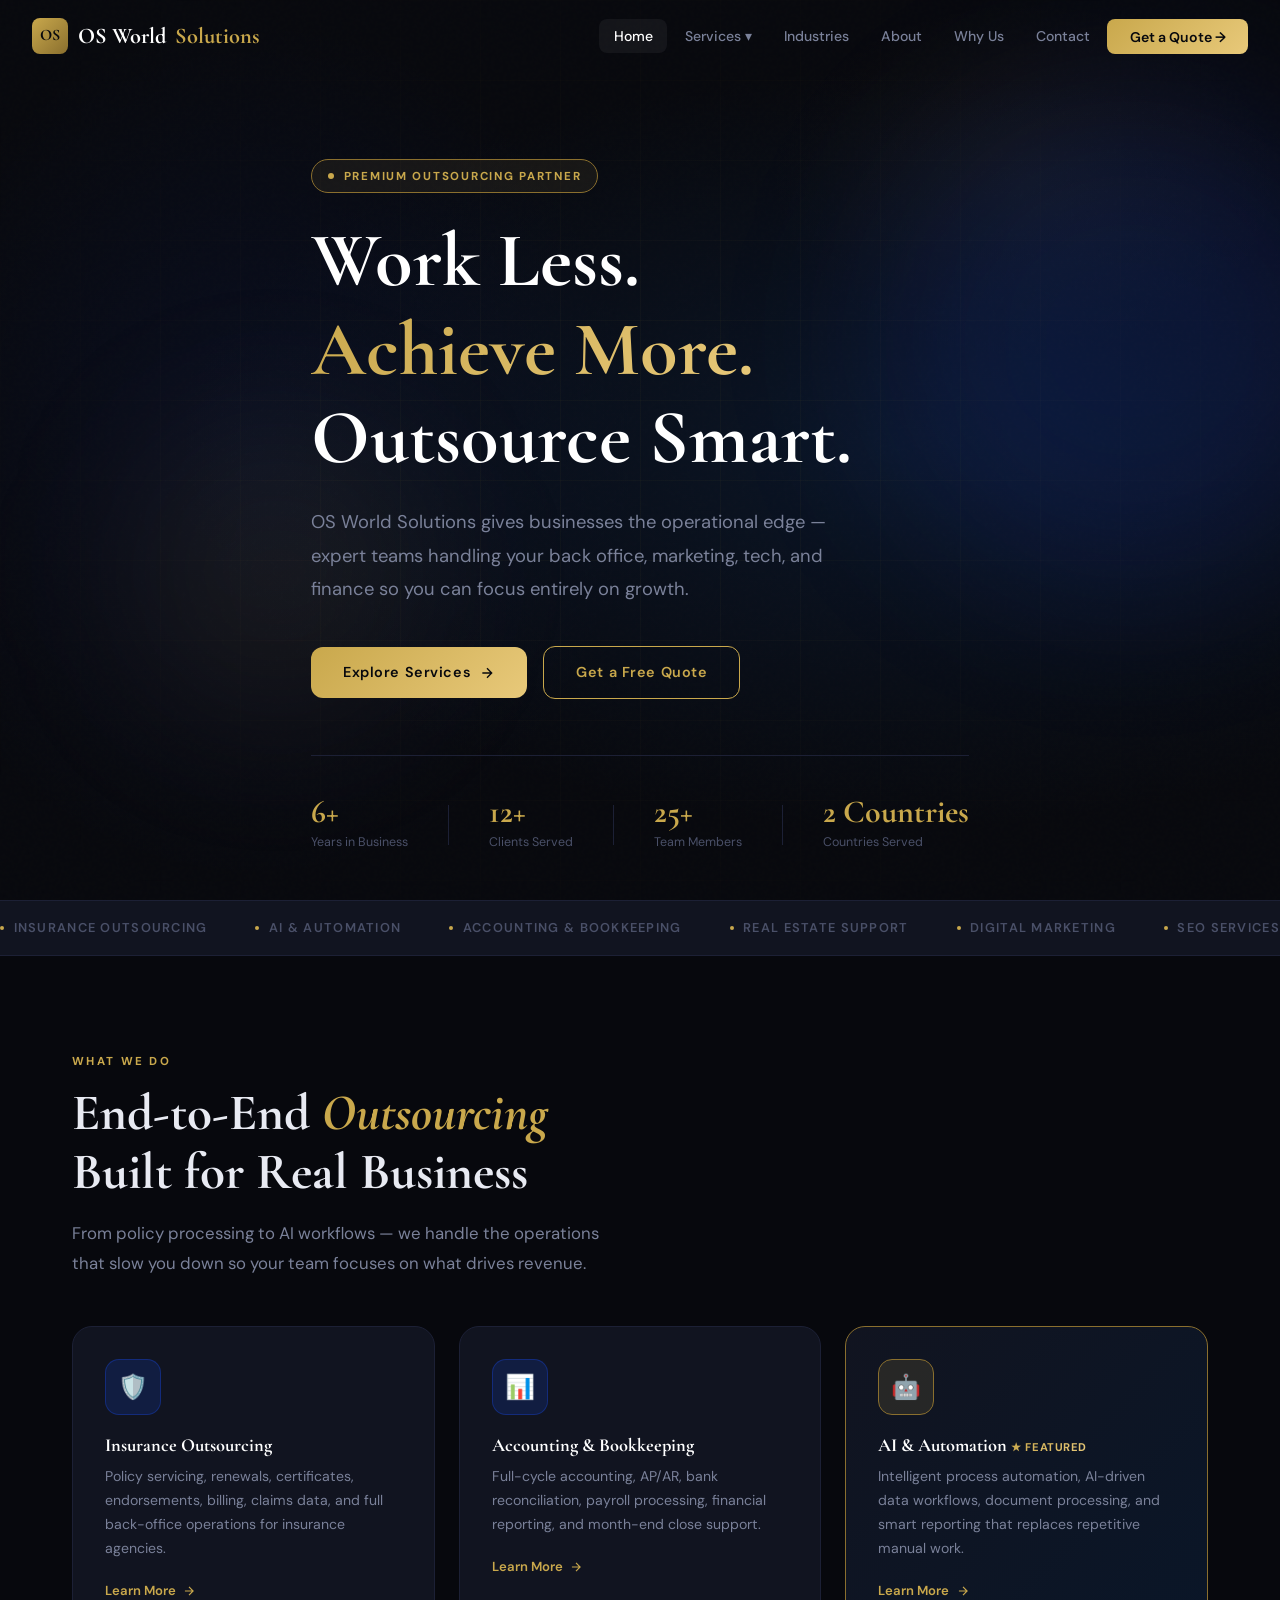
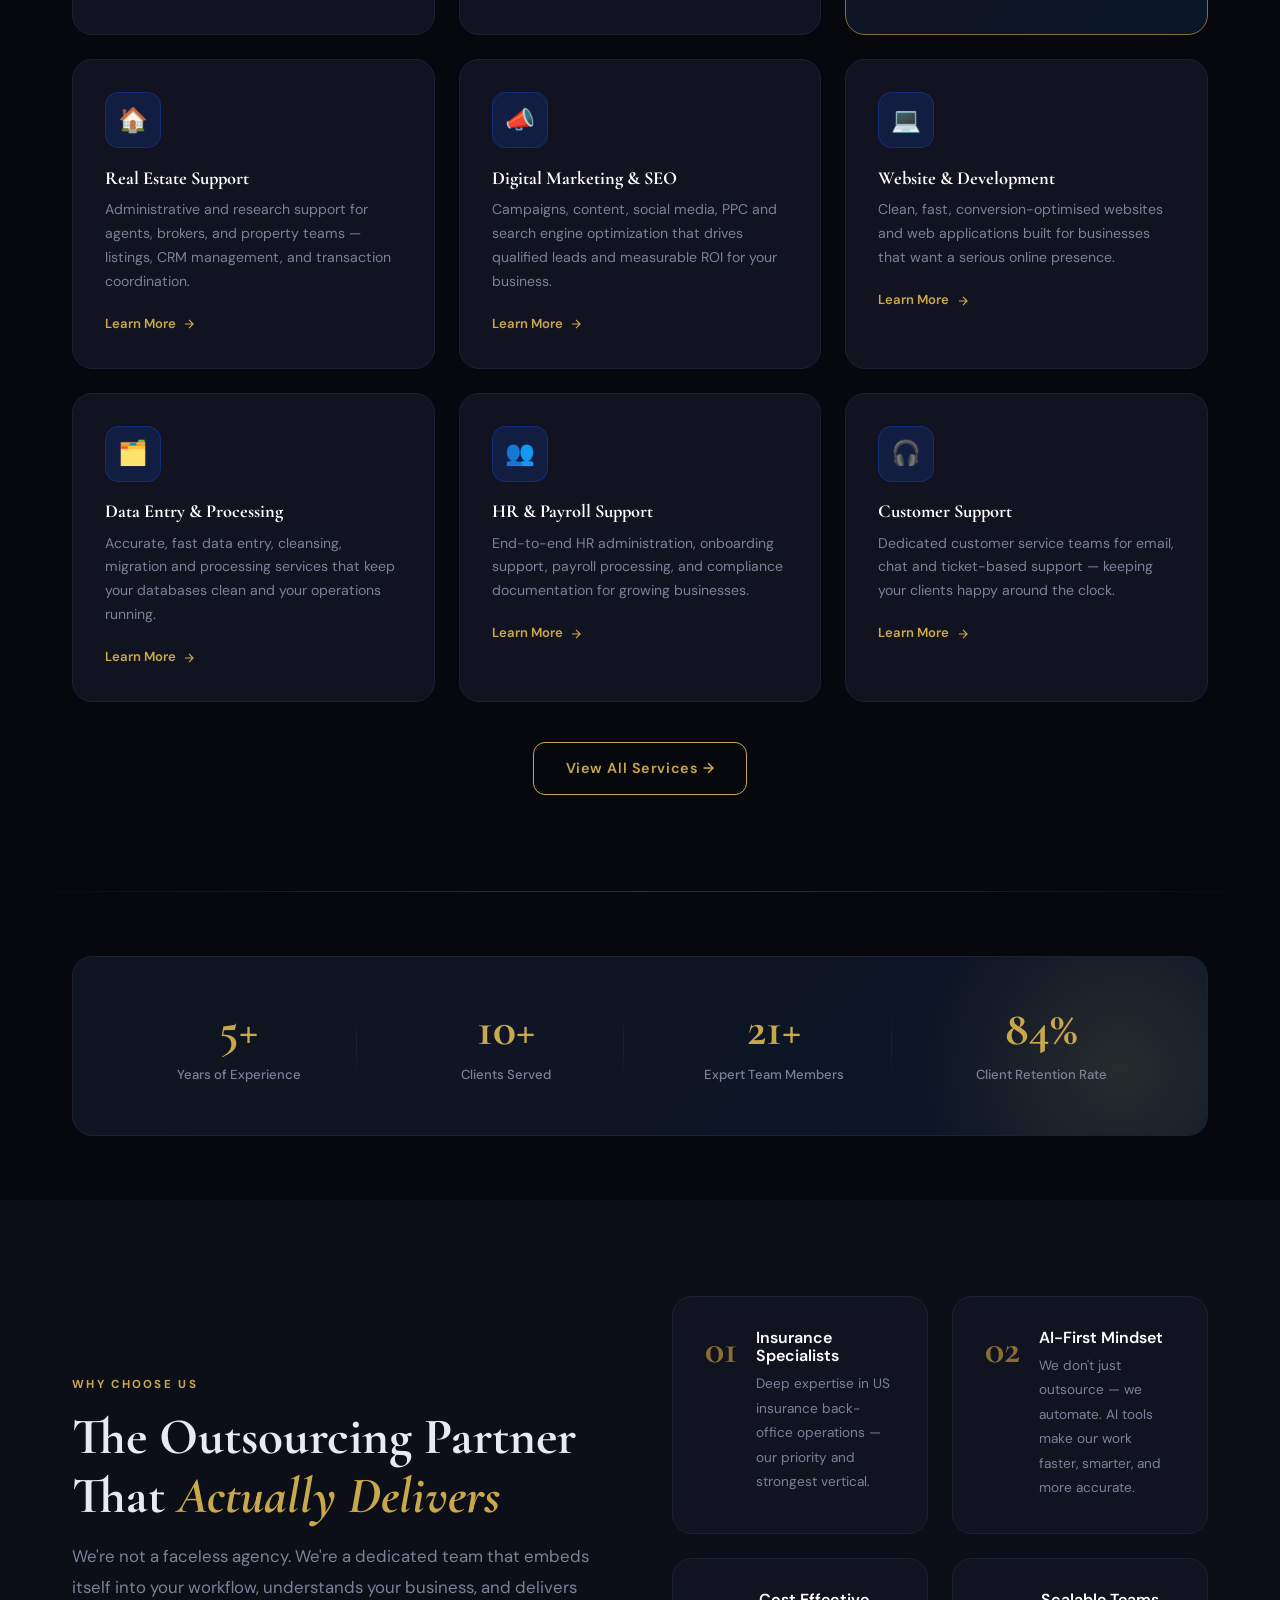
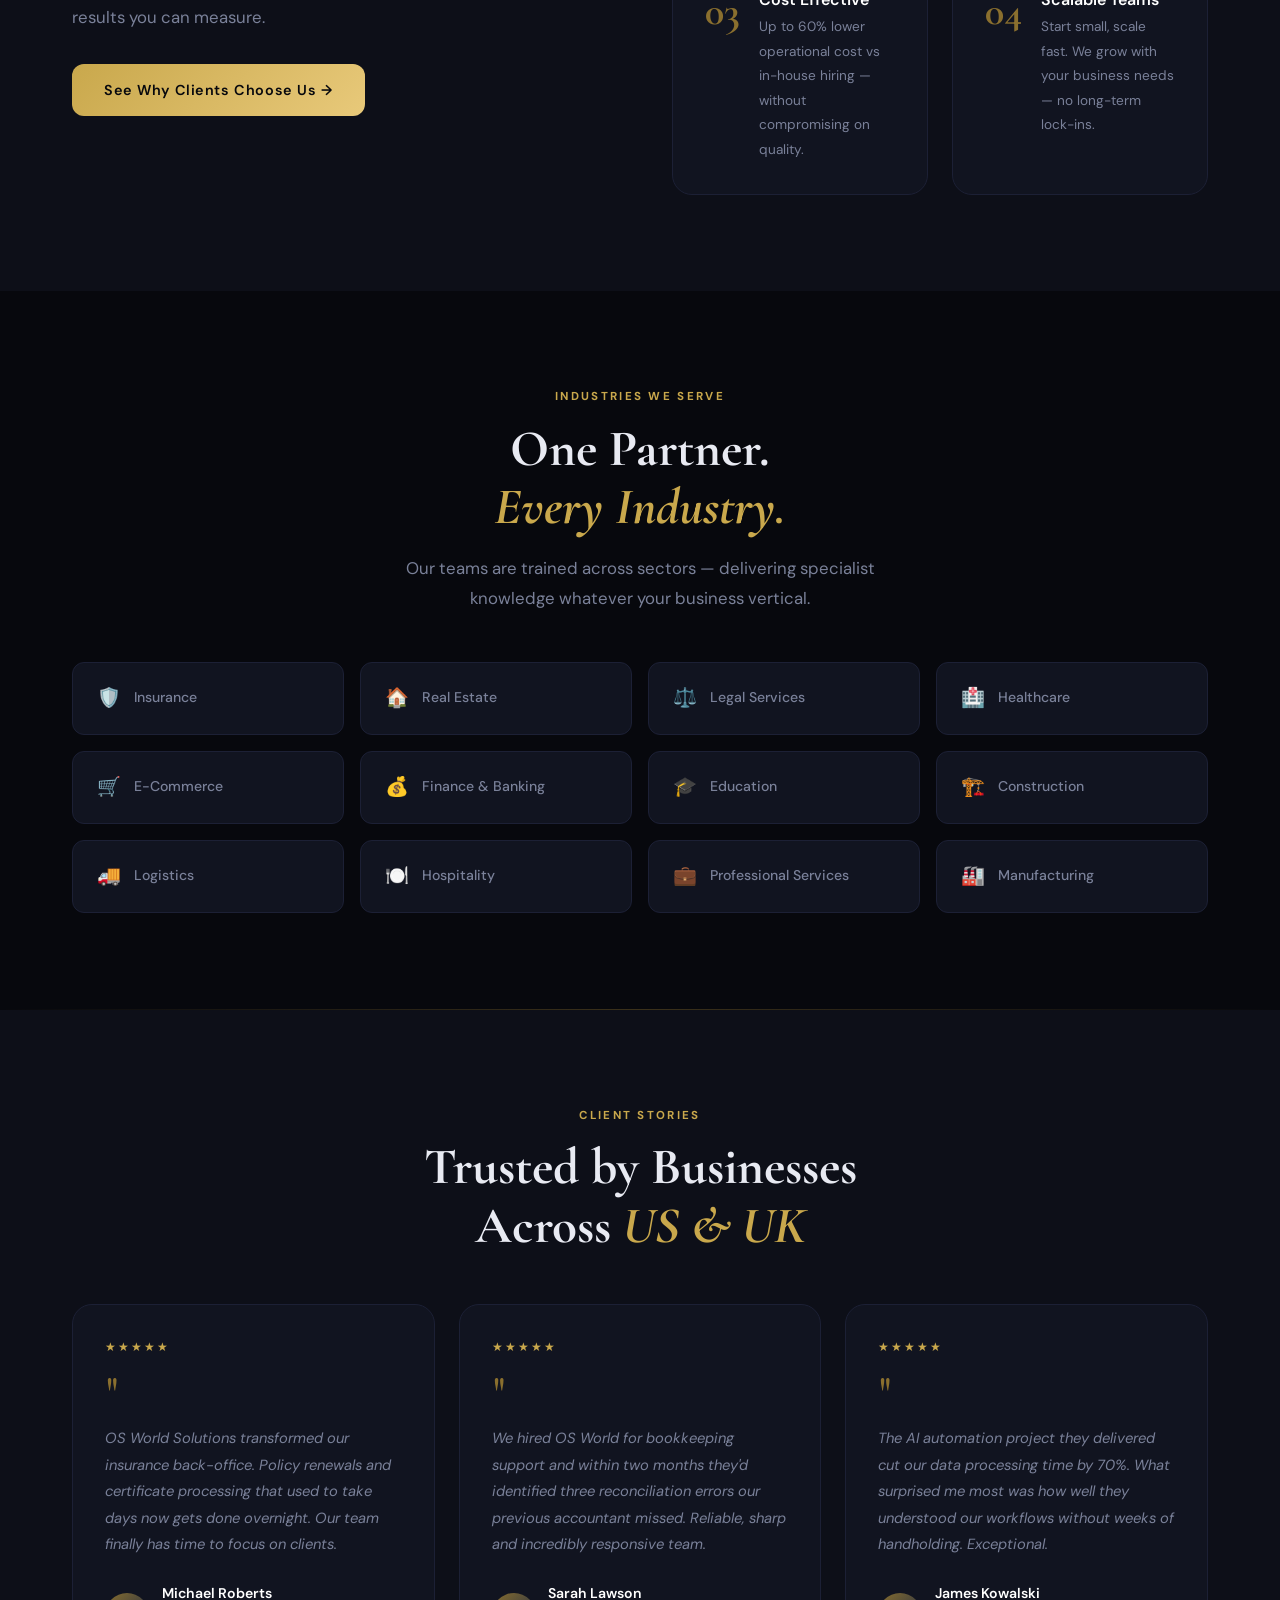
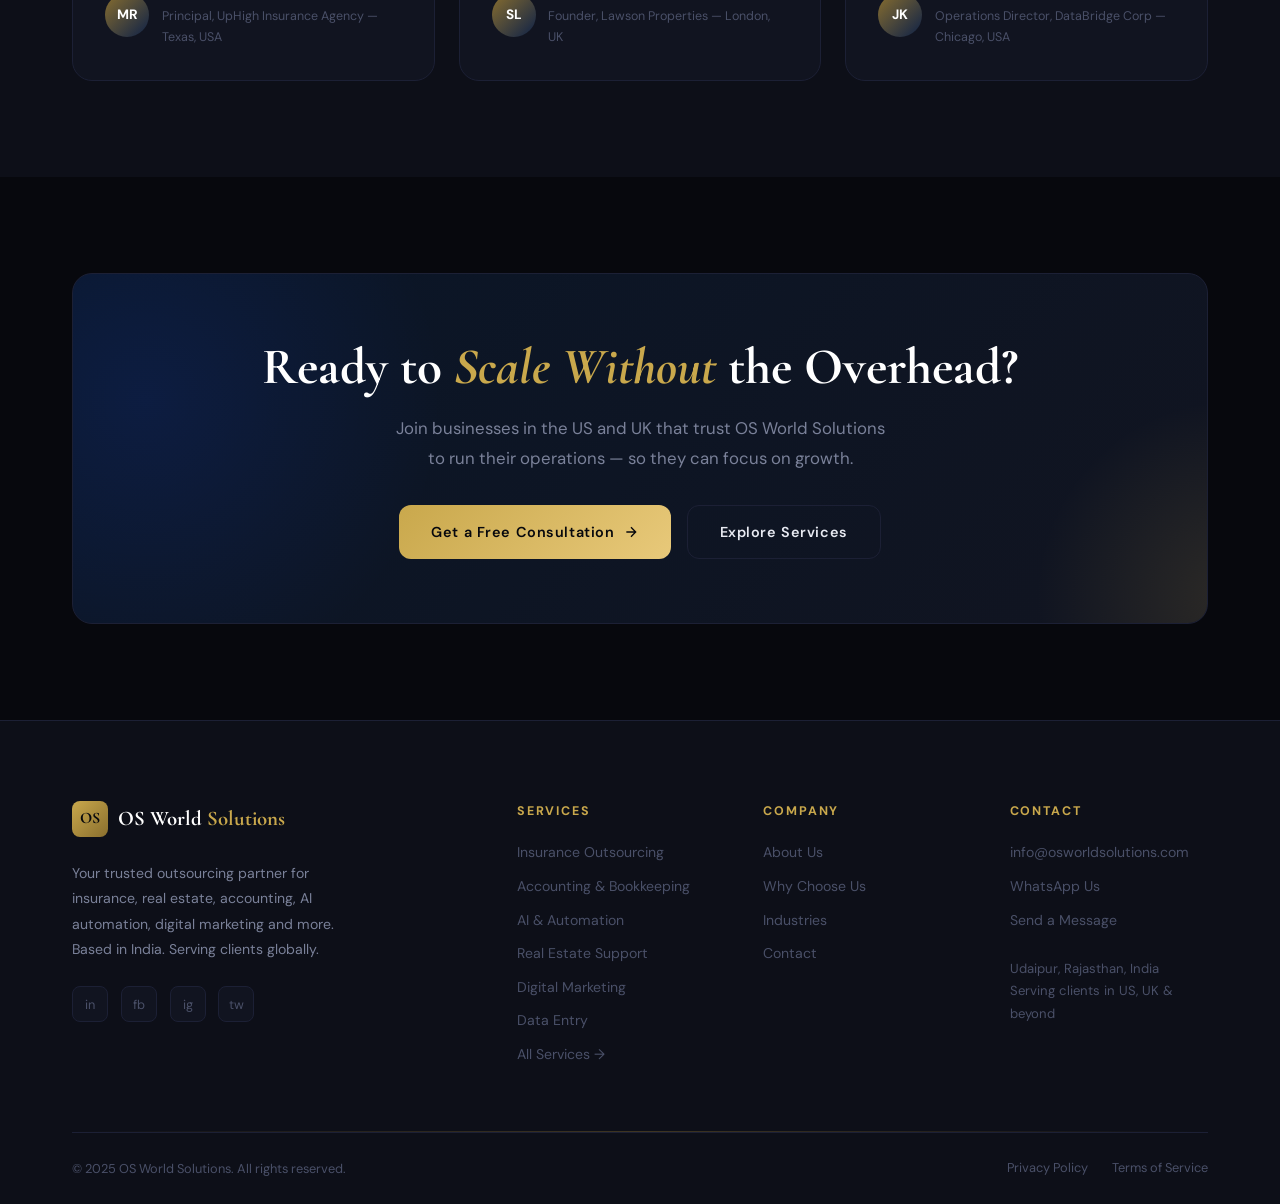
<file: index.html>
<!DOCTYPE html>
<html lang="en">
<head>
<meta charset="UTF-8">
<meta name="viewport" content="width=device-width, initial-scale=1.0">
<title>OS World Solutions — Premium Outsourcing Services</title>
<meta name="description" content="OS World Solutions delivers world-class outsourcing across insurance, accounting, AI automation, real estate, digital marketing and more. Serving US & UK clients from India.">
<link rel="stylesheet" href="styles.css">
<link rel="preconnect" href="https://fonts.googleapis.com">
</head>
<body>

<nav id="navbar">
  <div class="nav-inner">
    <a href="index.html" class="nav-logo">
      <div class="logo-mark">OS</div>
      OS World <span>Solutions</span>
    </a>
    <ul class="nav-links">
      <li><a href="index.html">Home</a></li>
      <li class="nav-item">
        <a href="services.html">Services ▾</a>
        <div class="mega-menu">
          <div class="mega-cols">
            <div class="mega-col">
              <h5>Back Office & Operations</h5>
              <a href="insurance.html">🛡️ Insurance Outsourcing</a>
              <a href="accounting.html">📊 Accounting & Bookkeeping</a>
              <a href="data-entry.html">🗂️ Data Entry & Processing</a>
              <a href="hr-outsourcing.html">👥 HR & Payroll Support</a>
            </div>
            <div class="mega-col">
              <h5>Growth & Marketing</h5>
              <a href="real-estate.html">🏠 Real Estate Support</a>
              <a href="digital-marketing.html">📣 Digital Marketing</a>
              <a href="seo.html">🔍 SEO Services</a>
              <a href="web-development.html">💻 Website & Development</a>
            </div>
            <div class="mega-col">
              <h5>Technology & Innovation</h5>
              <a href="ai-automation.html">🤖 AI & Automation</a>
              <a href="customer-support.html">🎧 Customer Support</a>
              <a href="services.html">→ View All Services</a>
            </div>
          </div>
        </div>
      </li>
      <li><a href="industries.html">Industries</a></li>
      <li><a href="about.html">About</a></li>
      <li><a href="why-us.html">Why Us</a></li>
      <li><a href="contact.html">Contact</a></li>
      <li><a href="contact.html" class="nav-cta">Get a Quote →</a></li>
    </ul>
    <div class="nav-toggle" id="navToggle">
      <span></span><span></span><span></span>
    </div>
  </div>
</nav>

<!-- ══ HERO ══ -->
<section class="hero noise">
  <div class="hero-bg"></div>
  <div class="hero-grid"></div>
  <div class="hero-orb hero-orb-1"></div>
  <div class="hero-orb hero-orb-2"></div>
  <div class="container">
    <div class="hero-content">
      <div class="hero-eyebrow"><span></span> Premium Outsourcing Partner</div>
      <h1>Work Less.<br><em>Achieve More.</em><br>Outsource Smart.</h1>
      <p class="hero-sub">OS World Solutions gives businesses the operational edge — expert teams handling your back office, marketing, tech, and finance so you can focus entirely on growth.</p>
      <div class="hero-btns">
        <a href="services.html" class="btn btn-gold">Explore Services <svg viewBox="0 0 24 24" fill="none" stroke="currentColor" stroke-width="2"><path d="M5 12h14M12 5l7 7-7 7"/></svg></a>
        <a href="contact.html" class="btn btn-outline">Get a Free Quote</a>
      </div>
      <div class="hero-stats">
        <div>
          <div class="hero-stat-num"><span class="counter" data-target="6" data-suffix="+">0+</span></div>
          <div class="hero-stat-label">Years in Business</div>
        </div>
        <div class="hero-stat-divider"></div>
        <div>
          <div class="hero-stat-num"><span class="counter" data-target="12" data-suffix="+">0+</span></div>
          <div class="hero-stat-label">Clients Served</div>
        </div>
        <div class="hero-stat-divider"></div>
        <div>
          <div class="hero-stat-num"><span class="counter" data-target="25" data-suffix="+">0+</span></div>
          <div class="hero-stat-label">Team Members</div>
        </div>
        <div class="hero-stat-divider"></div>
        <div>
          <div class="hero-stat-num"><span class="counter" data-target="2" data-suffix=" Countries">0</span></div>
          <div class="hero-stat-label">Countries Served</div>
        </div>
      </div>
    </div>
  </div>
</section>

<!-- ══ TICKER ══ -->
<div class="ticker">
  <div class="ticker-track" id="tickerTrack">
    <span class="ticker-item"><span class="dot"></span> Insurance Outsourcing</span>
    <span class="ticker-item"><span class="dot"></span> AI & Automation</span>
    <span class="ticker-item"><span class="dot"></span> Accounting & Bookkeeping</span>
    <span class="ticker-item"><span class="dot"></span> Real Estate Support</span>
    <span class="ticker-item"><span class="dot"></span> Digital Marketing</span>
    <span class="ticker-item"><span class="dot"></span> SEO Services</span>
    <span class="ticker-item"><span class="dot"></span> Data Entry & Processing</span>
    <span class="ticker-item"><span class="dot"></span> HR & Payroll</span>
    <span class="ticker-item"><span class="dot"></span> Customer Support</span>
    <span class="ticker-item"><span class="dot"></span> Web Development</span>
    <span class="ticker-item"><span class="dot"></span> Insurance Outsourcing</span>
    <span class="ticker-item"><span class="dot"></span> AI & Automation</span>
    <span class="ticker-item"><span class="dot"></span> Accounting & Bookkeeping</span>
    <span class="ticker-item"><span class="dot"></span> Real Estate Support</span>
    <span class="ticker-item"><span class="dot"></span> Digital Marketing</span>
    <span class="ticker-item"><span class="dot"></span> SEO Services</span>
    <span class="ticker-item"><span class="dot"></span> Data Entry & Processing</span>
    <span class="ticker-item"><span class="dot"></span> HR & Payroll</span>
    <span class="ticker-item"><span class="dot"></span> Customer Support</span>
    <span class="ticker-item"><span class="dot"></span> Web Development</span>
  </div>
</div>

<!-- ══ SERVICES ══ -->
<section class="section">
  <div class="container">
    <div class="reveal">
      <span class="section-label">What We Do</span>
      <h2 class="section-title">End-to-End <em>Outsourcing</em><br>Built for Real Business</h2>
      <p class="section-sub">From policy processing to AI workflows — we handle the operations that slow you down so your team focuses on what drives revenue.</p>
    </div>
    <div class="services-grid">
      <a href="insurance.html" class="service-card reveal reveal-delay-1">
        <div class="service-icon">🛡️</div>
        <h3>Insurance Outsourcing</h3>
        <p>Policy servicing, renewals, certificates, endorsements, billing, claims data, and full back-office operations for insurance agencies.</p>
        <div class="service-link">Learn More <svg viewBox="0 0 24 24" fill="none" stroke="currentColor" stroke-width="2" width="14"><path d="M5 12h14M12 5l7 7-7 7"/></svg></div>
      </a>
      <a href="accounting.html" class="service-card reveal reveal-delay-2">
        <div class="service-icon">📊</div>
        <h3>Accounting & Bookkeeping</h3>
        <p>Full-cycle accounting, AP/AR, bank reconciliation, payroll processing, financial reporting, and month-end close support.</p>
        <div class="service-link">Learn More <svg viewBox="0 0 24 24" fill="none" stroke="currentColor" stroke-width="2" width="14"><path d="M5 12h14M12 5l7 7-7 7"/></svg></div>
      </a>
      <a href="ai-automation.html" class="service-card reveal reveal-delay-3" style="border-color:var(--gold-dark);background:linear-gradient(135deg,var(--black-card),var(--blue-deep))">
        <div class="service-icon" style="background:rgba(201,168,76,0.12);border-color:var(--gold-dark)">🤖</div>
        <h3>AI & Automation <span style="font-size:0.7rem;background:linear-gradient(135deg,var(--gold),var(--gold-light));-webkit-background-clip:text;-webkit-text-fill-color:transparent;font-family:'DM Sans',sans-serif;font-weight:700;letter-spacing:0.05em"> ★ FEATURED</span></h3>
        <p>Intelligent process automation, AI-driven data workflows, document processing, and smart reporting that replaces repetitive manual work.</p>
        <div class="service-link">Learn More <svg viewBox="0 0 24 24" fill="none" stroke="currentColor" stroke-width="2" width="14"><path d="M5 12h14M12 5l7 7-7 7"/></svg></div>
      </a>
      <a href="real-estate.html" class="service-card reveal reveal-delay-1">
        <div class="service-icon">🏠</div>
        <h3>Real Estate Support</h3>
        <p>Administrative and research support for agents, brokers, and property teams — listings, CRM management, and transaction coordination.</p>
        <div class="service-link">Learn More <svg viewBox="0 0 24 24" fill="none" stroke="currentColor" stroke-width="2" width="14"><path d="M5 12h14M12 5l7 7-7 7"/></svg></div>
      </a>
      <a href="digital-marketing.html" class="service-card reveal reveal-delay-2">
        <div class="service-icon">📣</div>
        <h3>Digital Marketing & SEO</h3>
        <p>Campaigns, content, social media, PPC and search engine optimization that drives qualified leads and measurable ROI for your business.</p>
        <div class="service-link">Learn More <svg viewBox="0 0 24 24" fill="none" stroke="currentColor" stroke-width="2" width="14"><path d="M5 12h14M12 5l7 7-7 7"/></svg></div>
      </a>
      <a href="web-development.html" class="service-card reveal reveal-delay-3">
        <div class="service-icon">💻</div>
        <h3>Website & Development</h3>
        <p>Clean, fast, conversion-optimised websites and web applications built for businesses that want a serious online presence.</p>
        <div class="service-link">Learn More <svg viewBox="0 0 24 24" fill="none" stroke="currentColor" stroke-width="2" width="14"><path d="M5 12h14M12 5l7 7-7 7"/></svg></div>
      </a>
      <a href="data-entry.html" class="service-card reveal reveal-delay-1">
        <div class="service-icon">🗂️</div>
        <h3>Data Entry & Processing</h3>
        <p>Accurate, fast data entry, cleansing, migration and processing services that keep your databases clean and your operations running.</p>
        <div class="service-link">Learn More <svg viewBox="0 0 24 24" fill="none" stroke="currentColor" stroke-width="2" width="14"><path d="M5 12h14M12 5l7 7-7 7"/></svg></div>
      </a>
      <a href="hr-outsourcing.html" class="service-card reveal reveal-delay-2">
        <div class="service-icon">👥</div>
        <h3>HR & Payroll Support</h3>
        <p>End-to-end HR administration, onboarding support, payroll processing, and compliance documentation for growing businesses.</p>
        <div class="service-link">Learn More <svg viewBox="0 0 24 24" fill="none" stroke="currentColor" stroke-width="2" width="14"><path d="M5 12h14M12 5l7 7-7 7"/></svg></div>
      </a>
      <a href="customer-support.html" class="service-card reveal reveal-delay-3">
        <div class="service-icon">🎧</div>
        <h3>Customer Support</h3>
        <p>Dedicated customer service teams for email, chat and ticket-based support — keeping your clients happy around the clock.</p>
        <div class="service-link">Learn More <svg viewBox="0 0 24 24" fill="none" stroke="currentColor" stroke-width="2" width="14"><path d="M5 12h14M12 5l7 7-7 7"/></svg></div>
      </a>
    </div>
    <div style="text-align:center;margin-top:2.5rem" class="reveal">
      <a href="services.html" class="btn btn-outline">View All Services →</a>
    </div>
  </div>
</section>

<div class="divider"></div>

<!-- ══ STATS ══ -->
<section class="section-sm">
  <div class="container">
    <div class="stats-strip reveal">
      <div class="stat-item">
        <span class="stat-num counter" data-target="6" data-suffix="+">0+</span>
        <span class="stat-label">Years of Experience</span>
      </div>
      <div class="stat-item">
        <span class="stat-num counter" data-target="12" data-suffix="+">0+</span>
        <span class="stat-label">Clients Served</span>
      </div>
      <div class="stat-item">
        <span class="stat-num counter" data-target="25" data-suffix="+">0+</span>
        <span class="stat-label">Expert Team Members</span>
      </div>
      <div class="stat-item">
        <span class="stat-num counter" data-target="98" data-suffix="%">0%</span>
        <span class="stat-label">Client Retention Rate</span>
      </div>
    </div>
  </div>
</section>

<!-- ══ WHY US ══ -->
<section class="section" style="background:var(--black-soft)">
  <div class="container">
    <div class="grid-2" style="align-items:center;gap:4rem">
      <div class="reveal">
        <span class="section-label">Why Choose Us</span>
        <h2 class="section-title">The Outsourcing Partner That <em>Actually Delivers</em></h2>
        <p style="margin-bottom:2rem">We're not a faceless agency. We're a dedicated team that embeds itself into your workflow, understands your business, and delivers results you can measure.</p>
        <a href="why-us.html" class="btn btn-gold">See Why Clients Choose Us →</a>
      </div>
      <div class="why-grid reveal reveal-delay-2">
        <div class="why-card">
          <div class="why-num">01</div>
          <div><h4>Insurance Specialists</h4><p style="font-size:0.85rem">Deep expertise in US insurance back-office operations — our priority and strongest vertical.</p></div>
        </div>
        <div class="why-card">
          <div class="why-num">02</div>
          <div><h4>AI-First Mindset</h4><p style="font-size:0.85rem">We don't just outsource — we automate. AI tools make our work faster, smarter, and more accurate.</p></div>
        </div>
        <div class="why-card">
          <div class="why-num">03</div>
          <div><h4>Cost Effective</h4><p style="font-size:0.85rem">Up to 60% lower operational cost vs in-house hiring — without compromising on quality.</p></div>
        </div>
        <div class="why-card">
          <div class="why-num">04</div>
          <div><h4>Scalable Teams</h4><p style="font-size:0.85rem">Start small, scale fast. We grow with your business needs — no long-term lock-ins.</p></div>
        </div>
      </div>
    </div>
  </div>
</section>

<!-- ══ INDUSTRIES ══ -->
<section class="section">
  <div class="container">
    <div class="reveal" style="text-align:center;margin-bottom:3rem">
      <span class="section-label">Industries We Serve</span>
      <h2 class="section-title">One Partner.<br><em>Every Industry.</em></h2>
      <p style="max-width:500px;margin:0 auto">Our teams are trained across sectors — delivering specialist knowledge whatever your business vertical.</p>
    </div>
    <div class="industries-grid reveal">
      <a href="industries.html" class="industry-pill"><span class="i-icon">🛡️</span> Insurance</a>
      <a href="industries.html" class="industry-pill"><span class="i-icon">🏠</span> Real Estate</a>
      <a href="industries.html" class="industry-pill"><span class="i-icon">⚖️</span> Legal Services</a>
      <a href="industries.html" class="industry-pill"><span class="i-icon">🏥</span> Healthcare</a>
      <a href="industries.html" class="industry-pill"><span class="i-icon">🛒</span> E-Commerce</a>
      <a href="industries.html" class="industry-pill"><span class="i-icon">💰</span> Finance & Banking</a>
      <a href="industries.html" class="industry-pill"><span class="i-icon">🎓</span> Education</a>
      <a href="industries.html" class="industry-pill"><span class="i-icon">🏗️</span> Construction</a>
      <a href="industries.html" class="industry-pill"><span class="i-icon">🚚</span> Logistics</a>
      <a href="industries.html" class="industry-pill"><span class="i-icon">🍽️</span> Hospitality</a>
      <a href="industries.html" class="industry-pill"><span class="i-icon">💼</span> Professional Services</a>
      <a href="industries.html" class="industry-pill"><span class="i-icon">🏭</span> Manufacturing</a>
    </div>
  </div>
</section>

<div class="divider"></div>

<!-- ══ TESTIMONIALS ══ -->
<section class="section" style="background:var(--black-soft)">
  <div class="container">
    <div class="reveal" style="text-align:center;margin-bottom:3rem">
      <span class="section-label">Client Stories</span>
      <h2 class="section-title">Trusted by Businesses<br>Across <em>US & UK</em></h2>
    </div>
    <div class="testimonials-grid">
      <div class="testi-card reveal reveal-delay-1">
        <div class="testi-stars">★★★★★</div>
        <div class="testi-quote">"</div>
        <p class="testi-text">OS World Solutions transformed our insurance back-office. Policy renewals and certificate processing that used to take days now gets done overnight. Our team finally has time to focus on clients.</p>
        <div class="testi-author">
          <div class="testi-avatar">MR</div>
          <div>
            <div class="testi-name">Michael Roberts</div>
            <div class="testi-role">Principal, UpHigh Insurance Agency — Texas, USA</div>
          </div>
        </div>
      </div>
      <div class="testi-card reveal reveal-delay-2">
        <div class="testi-stars">★★★★★</div>
        <div class="testi-quote">"</div>
        <p class="testi-text">We hired OS World for bookkeeping support and within two months they'd identified three reconciliation errors our previous accountant missed. Reliable, sharp and incredibly responsive team.</p>
        <div class="testi-author">
          <div class="testi-avatar">SL</div>
          <div>
            <div class="testi-name">Sarah Lawson</div>
            <div class="testi-role">Founder, Lawson Properties — London, UK</div>
          </div>
        </div>
      </div>
      <div class="testi-card reveal reveal-delay-3">
        <div class="testi-stars">★★★★★</div>
        <div class="testi-quote">"</div>
        <p class="testi-text">The AI automation project they delivered cut our data processing time by 70%. What surprised me most was how well they understood our workflows without weeks of handholding. Exceptional.</p>
        <div class="testi-author">
          <div class="testi-avatar">JK</div>
          <div>
            <div class="testi-name">James Kowalski</div>
            <div class="testi-role">Operations Director, DataBridge Corp — Chicago, USA</div>
          </div>
        </div>
      </div>
    </div>
  </div>
</section>

<!-- ══ CTA BANNER ══ -->
<section class="section">
  <div class="container">
    <div class="cta-banner reveal">
      <h2>Ready to <em>Scale Without</em> the Overhead?</h2>
      <p>Join businesses in the US and UK that trust OS World Solutions to run their operations — so they can focus on growth.</p>
      <div class="btns">
        <a href="contact.html" class="btn btn-gold">Get a Free Consultation <svg viewBox="0 0 24 24" fill="none" stroke="currentColor" stroke-width="2" width="16"><path d="M5 12h14M12 5l7 7-7 7"/></svg></a>
        <a href="services.html" class="btn btn-ghost">Explore Services</a>
      </div>
    </div>
  </div>
</section>

<footer>
  <div class="container">
    <div class="footer-grid">
      <div class="footer-brand">
        <a href="index.html" class="nav-logo" style="text-decoration:none;display:inline-flex;align-items:center;gap:0.6rem;margin-bottom:0.5rem">
          <div class="logo-mark">OS</div>
          <span style="font-family:'Cormorant Garamond',serif;font-size:1.3rem;font-weight:700;color:var(--white)">OS World <span style="color:var(--gold)">Solutions</span></span>
        </a>
        <p>Your trusted outsourcing partner for insurance, real estate, accounting, AI automation, digital marketing and more. Based in India. Serving clients globally.</p>
        <div class="footer-social">
          <a href="#" class="social-btn">in</a>
          <a href="#" class="social-btn">fb</a>
          <a href="#" class="social-btn">ig</a>
          <a href="#" class="social-btn">tw</a>
        </div>
      </div>
      <div class="footer-col">
        <h5>Services</h5>
        <ul class="footer-links">
          <li><a href="insurance.html">Insurance Outsourcing</a></li>
          <li><a href="accounting.html">Accounting & Bookkeeping</a></li>
          <li><a href="ai-automation.html">AI & Automation</a></li>
          <li><a href="real-estate.html">Real Estate Support</a></li>
          <li><a href="digital-marketing.html">Digital Marketing</a></li>
          <li><a href="data-entry.html">Data Entry</a></li>
          <li><a href="services.html">All Services →</a></li>
        </ul>
      </div>
      <div class="footer-col">
        <h5>Company</h5>
        <ul class="footer-links">
          <li><a href="about.html">About Us</a></li>
          <li><a href="why-us.html">Why Choose Us</a></li>
          <li><a href="industries.html">Industries</a></li>
          <li><a href="contact.html">Contact</a></li>
        </ul>
      </div>
      <div class="footer-col">
        <h5>Contact</h5>
        <ul class="footer-links">
          <li><a href="mailto:info@osworldsolutions.com">info@osworldsolutions.com</a></li>
          <li><a href="#">WhatsApp Us</a></li>
          <li><a href="contact.html">Send a Message</a></li>
          <li style="margin-top:1rem;color:var(--text-dim);font-size:0.82rem;">Udaipur, Rajasthan, India<br>Serving clients in US, UK & beyond</li>
        </ul>
      </div>
    </div>
    <div class="divider"></div>
    <div class="footer-bottom">
      <p>© 2025 OS World Solutions. All rights reserved.</p>
      <div class="footer-bottom-links">
        <a href="#">Privacy Policy</a>
        <a href="#">Terms of Service</a>
      </div>
    </div>
  </div>
</footer>
<script src="nav.js"></script>
</body>
</html>
</file>
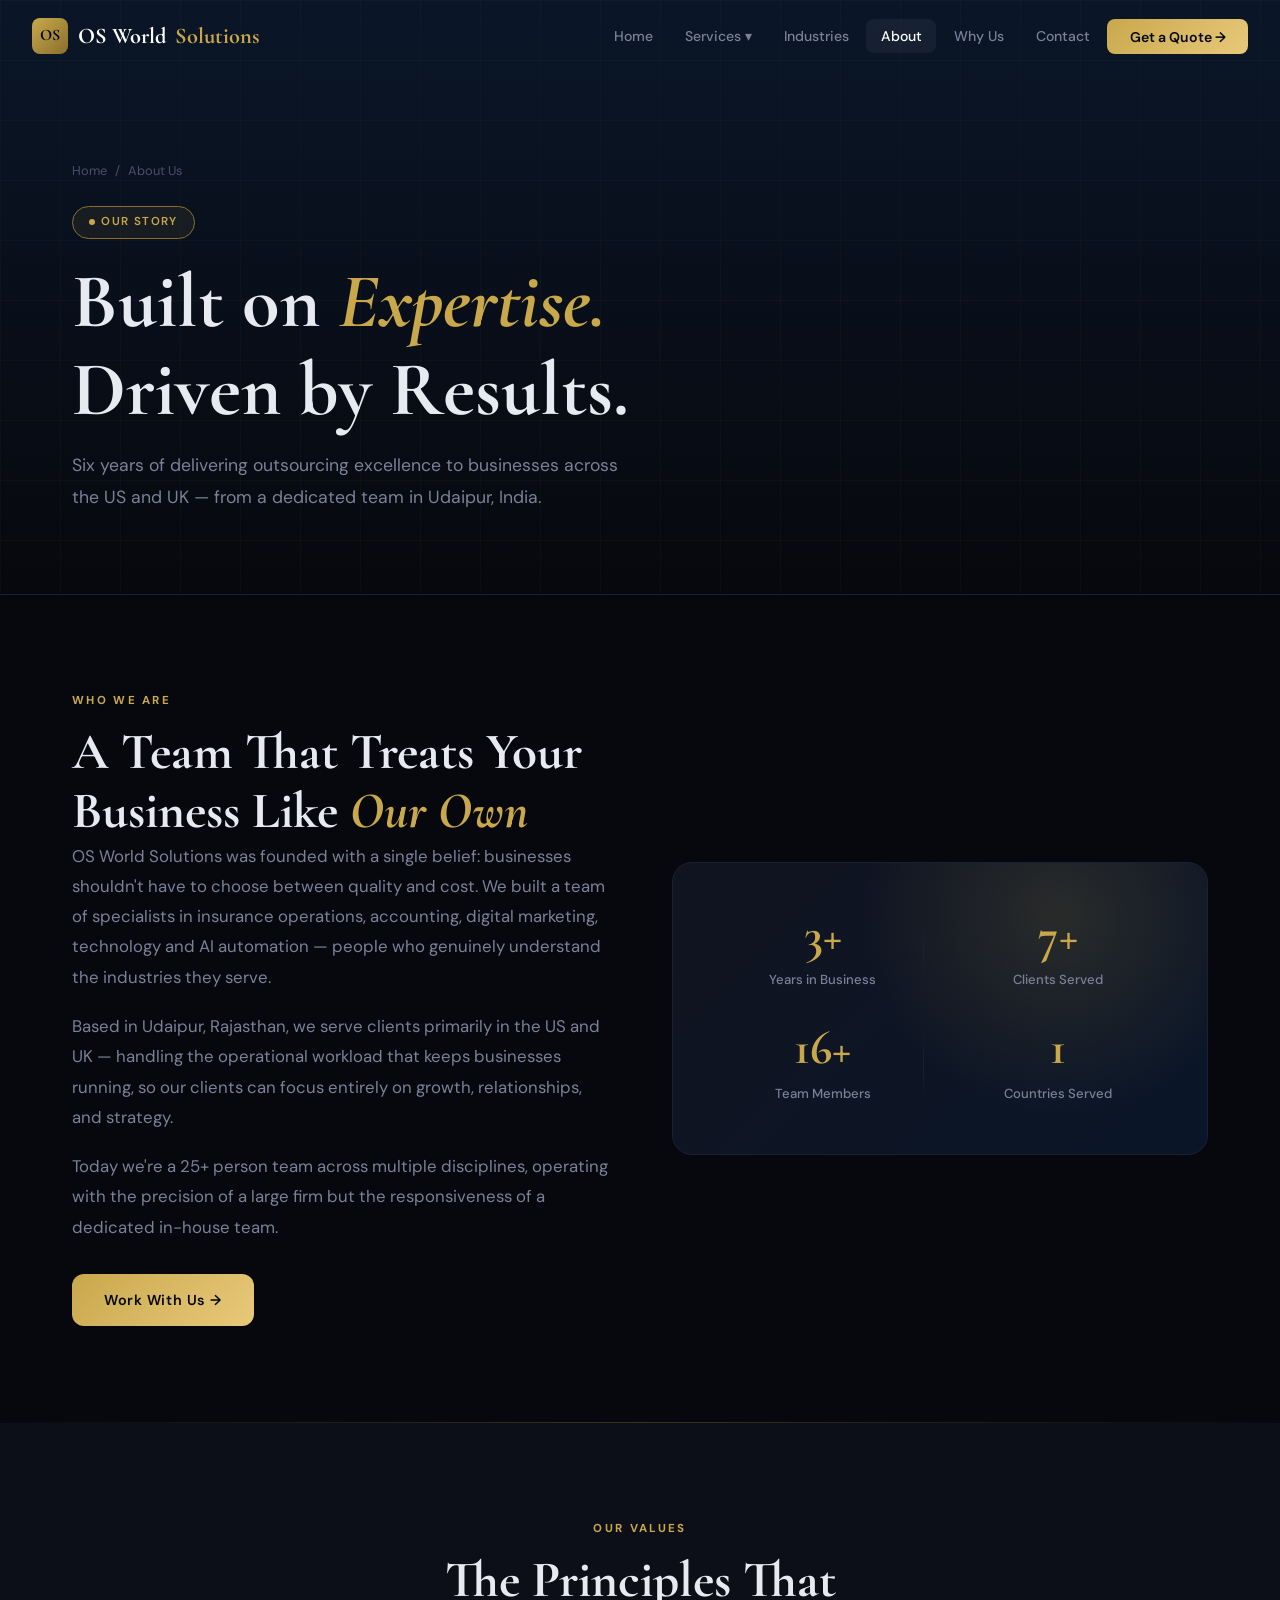
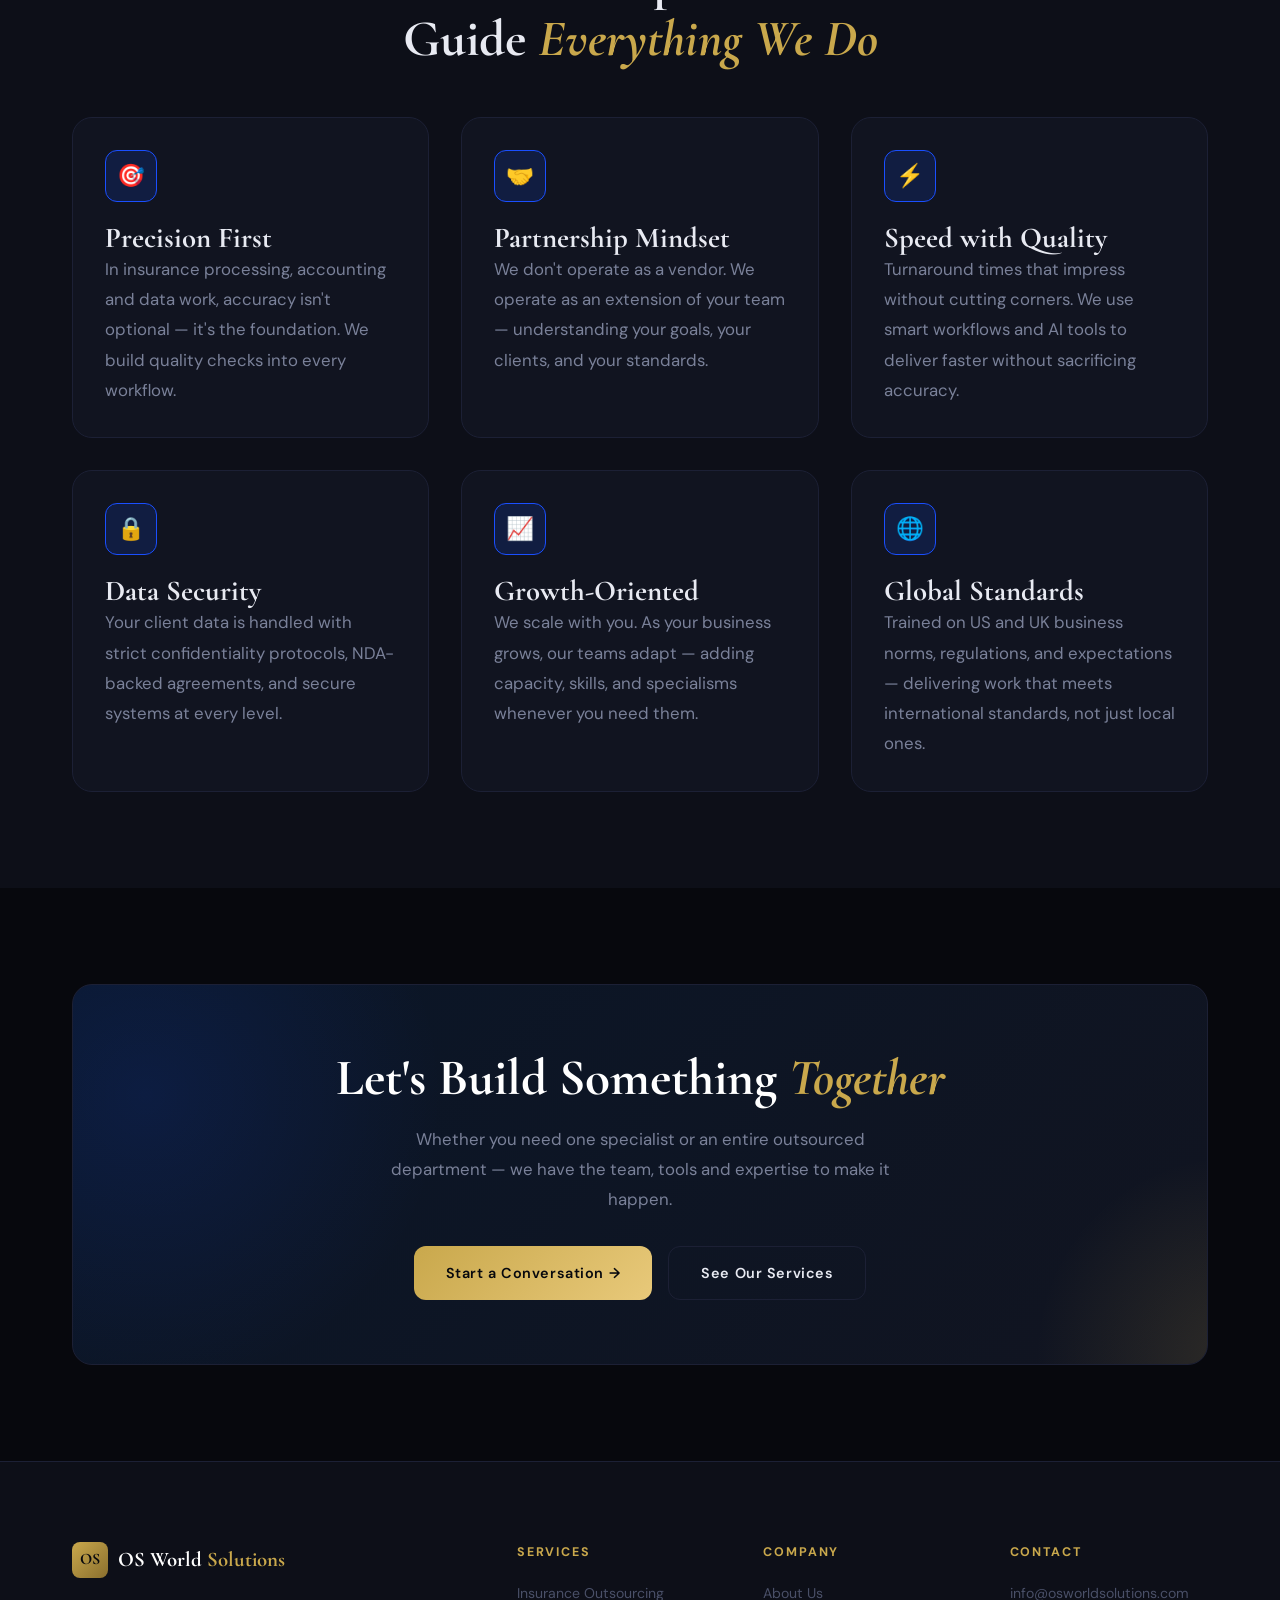
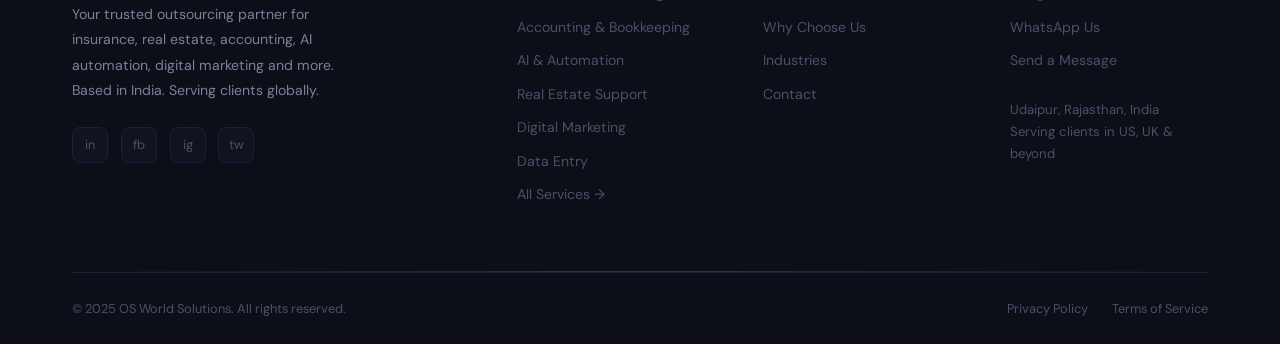
<file: about.html>
<!DOCTYPE html>
<html lang="en">
<head>
<meta charset="UTF-8"><meta name="viewport" content="width=device-width, initial-scale=1.0">
<title>About Us — OS World Solutions</title>
<meta name="description" content="Learn about OS World Solutions — a premium outsourcing partner from Udaipur, India, serving US and UK businesses across insurance, accounting, AI and more.">
<link rel="stylesheet" href="styles.css">
</head>
<body>
<nav id="navbar">
  <div class="nav-inner">
    <a href="index.html" class="nav-logo">
      <div class="logo-mark">OS</div>
      OS World <span>Solutions</span>
    </a>
    <ul class="nav-links">
      <li><a href="index.html">Home</a></li>
      <li class="nav-item">
        <a href="services.html">Services ▾</a>
        <div class="mega-menu">
          <div class="mega-cols">
            <div class="mega-col">
              <h5>Back Office & Operations</h5>
              <a href="insurance.html">🛡️ Insurance Outsourcing</a>
              <a href="accounting.html">📊 Accounting & Bookkeeping</a>
              <a href="data-entry.html">🗂️ Data Entry & Processing</a>
              <a href="hr-outsourcing.html">👥 HR & Payroll Support</a>
            </div>
            <div class="mega-col">
              <h5>Growth & Marketing</h5>
              <a href="real-estate.html">🏠 Real Estate Support</a>
              <a href="digital-marketing.html">📣 Digital Marketing</a>
              <a href="seo.html">🔍 SEO Services</a>
              <a href="web-development.html">💻 Website & Development</a>
            </div>
            <div class="mega-col">
              <h5>Technology & Innovation</h5>
              <a href="ai-automation.html">🤖 AI & Automation</a>
              <a href="customer-support.html">🎧 Customer Support</a>
              <a href="services.html">→ View All Services</a>
            </div>
          </div>
        </div>
      </li>
      <li><a href="industries.html">Industries</a></li>
      <li><a href="about.html">About</a></li>
      <li><a href="why-us.html">Why Us</a></li>
      <li><a href="contact.html">Contact</a></li>
      <li><a href="contact.html" class="nav-cta">Get a Quote →</a></li>
    </ul>
    <div class="nav-toggle" id="navToggle">
      <span></span><span></span><span></span>
    </div>
  </div>
</nav>
<section class="page-hero">
  <div class="container page-hero-content">
    <div class="breadcrumb"><a href="index.html">Home</a><span>/</span><span>About Us</span></div>
    <div class="badge">Our Story</div>
    <h1>Built on <em>Expertise.</em><br>Driven by Results.</h1>
    <p style="max-width:560px;margin-top:1rem;font-size:1.1rem">Six years of delivering outsourcing excellence to businesses across the US and UK — from a dedicated team in Udaipur, India.</p>
  </div>
</section>

<section class="section">
  <div class="container">
    <div class="grid-2" style="align-items:center;gap:4rem">
      <div class="reveal">
        <span class="section-label">Who We Are</span>
        <h2>A Team That Treats Your<br>Business Like <em>Our Own</em></h2>
        <p style="margin-bottom:1.2rem">OS World Solutions was founded with a single belief: businesses shouldn't have to choose between quality and cost. We built a team of specialists in insurance operations, accounting, digital marketing, technology and AI automation — people who genuinely understand the industries they serve.</p>
        <p style="margin-bottom:1.2rem">Based in Udaipur, Rajasthan, we serve clients primarily in the US and UK — handling the operational workload that keeps businesses running, so our clients can focus entirely on growth, relationships, and strategy.</p>
        <p style="margin-bottom:2rem">Today we're a 25+ person team across multiple disciplines, operating with the precision of a large firm but the responsiveness of a dedicated in-house team.</p>
        <a href="contact.html" class="btn btn-gold">Work With Us →</a>
      </div>
      <div class="reveal reveal-delay-2">
        <div class="stats-strip" style="grid-template-columns:repeat(2,1fr)">
          <div class="stat-item"><span class="stat-num counter" data-target="6" data-suffix="+">0+</span><span class="stat-label">Years in Business</span></div>
          <div class="stat-item"><span class="stat-num counter" data-target="12" data-suffix="+">0+</span><span class="stat-label">Clients Served</span></div>
          <div class="stat-item"><span class="stat-num counter" data-target="25" data-suffix="+">0+</span><span class="stat-label">Team Members</span></div>
          <div class="stat-item"><span class="stat-num counter" data-target="2">0</span><span class="stat-label">Countries Served</span></div>
        </div>
      </div>
    </div>
  </div>
</section>

<div class="divider"></div>

<section class="section" style="background:var(--black-soft)">
  <div class="container">
    <div style="text-align:center;margin-bottom:3rem" class="reveal">
      <span class="section-label">Our Values</span>
      <h2>The Principles That<br>Guide <em>Everything We Do</em></h2>
    </div>
    <div class="grid-3">
      <div class="card reveal reveal-delay-1">
        <div class="card-icon">🎯</div>
        <h3>Precision First</h3>
        <p>In insurance processing, accounting and data work, accuracy isn't optional — it's the foundation. We build quality checks into every workflow.</p>
      </div>
      <div class="card reveal reveal-delay-2">
        <div class="card-icon">🤝</div>
        <h3>Partnership Mindset</h3>
        <p>We don't operate as a vendor. We operate as an extension of your team — understanding your goals, your clients, and your standards.</p>
      </div>
      <div class="card reveal reveal-delay-3">
        <div class="card-icon">⚡</div>
        <h3>Speed with Quality</h3>
        <p>Turnaround times that impress without cutting corners. We use smart workflows and AI tools to deliver faster without sacrificing accuracy.</p>
      </div>
      <div class="card reveal reveal-delay-1">
        <div class="card-icon">🔒</div>
        <h3>Data Security</h3>
        <p>Your client data is handled with strict confidentiality protocols, NDA-backed agreements, and secure systems at every level.</p>
      </div>
      <div class="card reveal reveal-delay-2">
        <div class="card-icon">📈</div>
        <h3>Growth-Oriented</h3>
        <p>We scale with you. As your business grows, our teams adapt — adding capacity, skills, and specialisms whenever you need them.</p>
      </div>
      <div class="card reveal reveal-delay-3">
        <div class="card-icon">🌐</div>
        <h3>Global Standards</h3>
        <p>Trained on US and UK business norms, regulations, and expectations — delivering work that meets international standards, not just local ones.</p>
      </div>
    </div>
  </div>
</section>

<section class="section">
  <div class="container">
    <div class="cta-banner reveal">
      <h2>Let's Build Something <em>Together</em></h2>
      <p>Whether you need one specialist or an entire outsourced department — we have the team, tools and expertise to make it happen.</p>
      <div class="btns">
        <a href="contact.html" class="btn btn-gold">Start a Conversation →</a>
        <a href="services.html" class="btn btn-ghost">See Our Services</a>
      </div>
    </div>
  </div>
</section>
<footer>
  <div class="container">
    <div class="footer-grid">
      <div class="footer-brand">
        <a href="index.html" class="nav-logo" style="text-decoration:none;display:inline-flex;align-items:center;gap:0.6rem;margin-bottom:0.5rem">
          <div class="logo-mark">OS</div>
          <span style="font-family:'Cormorant Garamond',serif;font-size:1.3rem;font-weight:700;color:var(--white)">OS World <span style="color:var(--gold)">Solutions</span></span>
        </a>
        <p>Your trusted outsourcing partner for insurance, real estate, accounting, AI automation, digital marketing and more. Based in India. Serving clients globally.</p>
        <div class="footer-social">
          <a href="#" class="social-btn">in</a>
          <a href="#" class="social-btn">fb</a>
          <a href="#" class="social-btn">ig</a>
          <a href="#" class="social-btn">tw</a>
        </div>
      </div>
      <div class="footer-col">
        <h5>Services</h5>
        <ul class="footer-links">
          <li><a href="insurance.html">Insurance Outsourcing</a></li>
          <li><a href="accounting.html">Accounting & Bookkeeping</a></li>
          <li><a href="ai-automation.html">AI & Automation</a></li>
          <li><a href="real-estate.html">Real Estate Support</a></li>
          <li><a href="digital-marketing.html">Digital Marketing</a></li>
          <li><a href="data-entry.html">Data Entry</a></li>
          <li><a href="services.html">All Services →</a></li>
        </ul>
      </div>
      <div class="footer-col">
        <h5>Company</h5>
        <ul class="footer-links">
          <li><a href="about.html">About Us</a></li>
          <li><a href="why-us.html">Why Choose Us</a></li>
          <li><a href="industries.html">Industries</a></li>
          <li><a href="contact.html">Contact</a></li>
        </ul>
      </div>
      <div class="footer-col">
        <h5>Contact</h5>
        <ul class="footer-links">
          <li><a href="mailto:info@osworldsolutions.com">info@osworldsolutions.com</a></li>
          <li><a href="#">WhatsApp Us</a></li>
          <li><a href="contact.html">Send a Message</a></li>
          <li style="margin-top:1rem;color:var(--text-dim);font-size:0.82rem;">Udaipur, Rajasthan, India<br>Serving clients in US, UK & beyond</li>
        </ul>
      </div>
    </div>
    <div class="divider"></div>
    <div class="footer-bottom">
      <p>© 2025 OS World Solutions. All rights reserved.</p>
      <div class="footer-bottom-links">
        <a href="#">Privacy Policy</a>
        <a href="#">Terms of Service</a>
      </div>
    </div>
  </div>
</footer>
<script src="nav.js"></script>
</body>
</html>
</file>
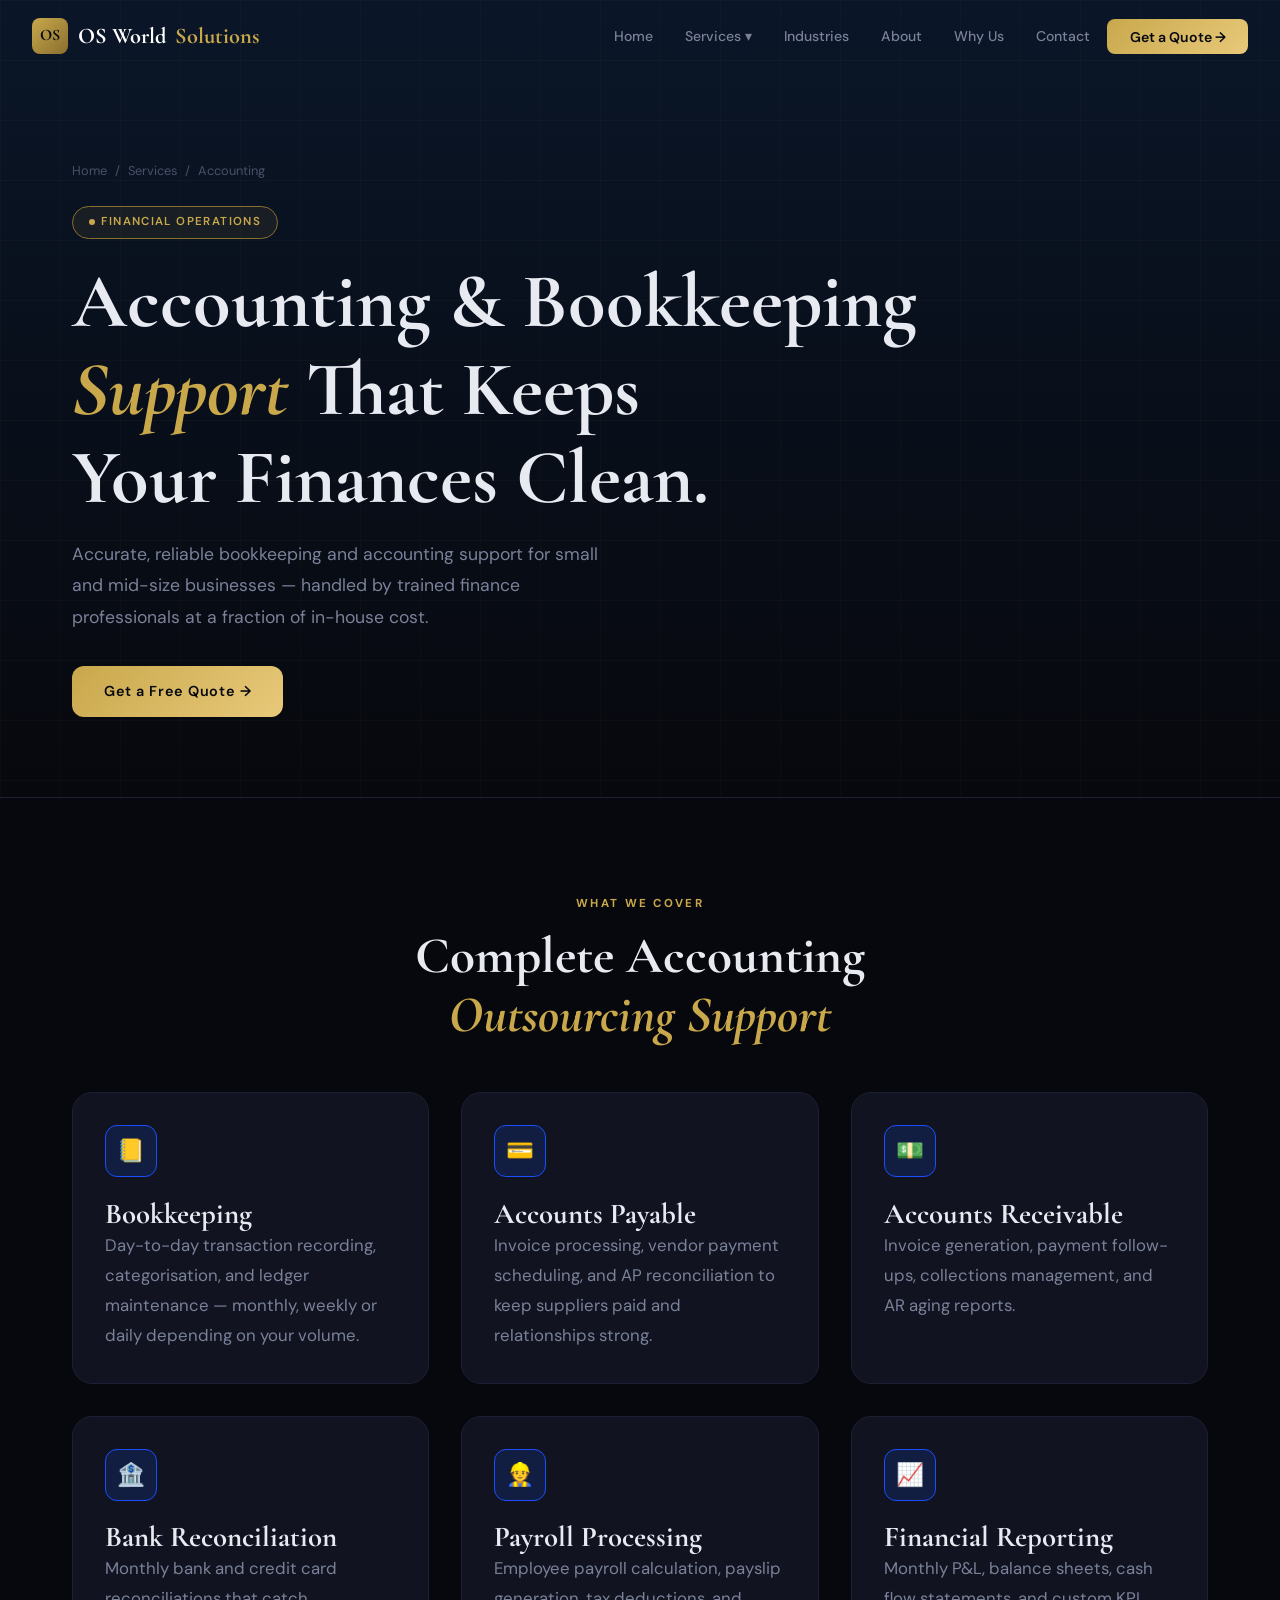
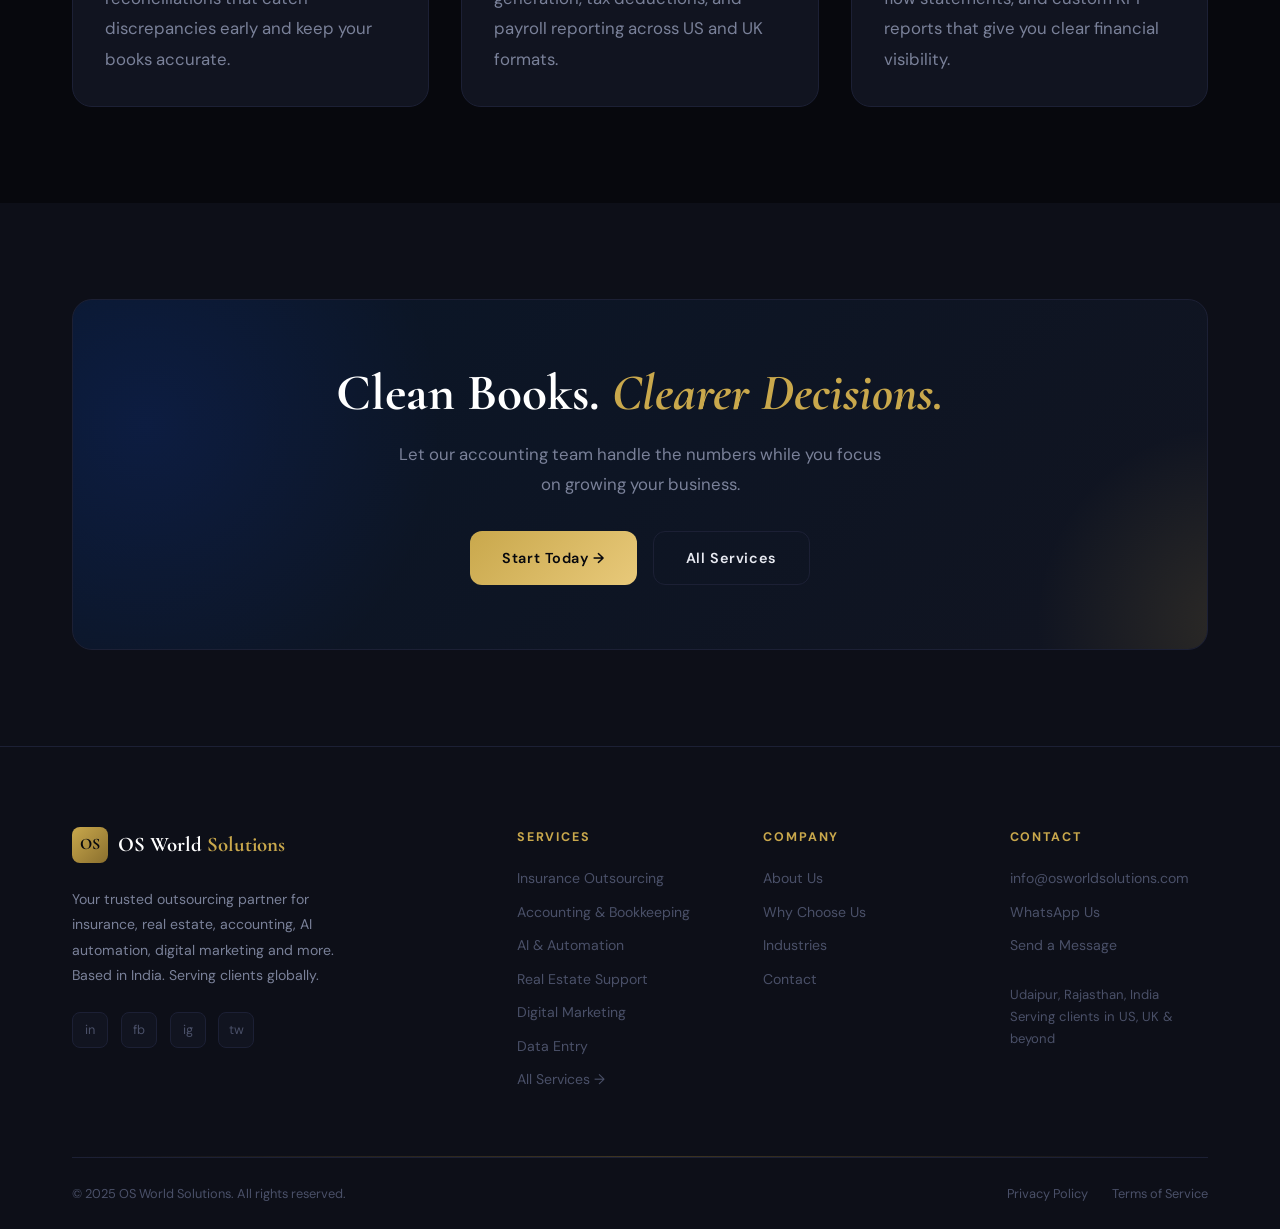
<file: accounting.html>
<!DOCTYPE html><html lang="en"><head><meta charset="UTF-8"><meta name="viewport" content="width=device-width, initial-scale=1.0"><title>Accounting & Bookkeeping — OS World Solutions</title><link rel="stylesheet" href="styles.css"></head><body>
<nav id="navbar">
  <div class="nav-inner">
    <a href="index.html" class="nav-logo">
      <div class="logo-mark">OS</div>
      OS World <span>Solutions</span>
    </a>
    <ul class="nav-links">
      <li><a href="index.html">Home</a></li>
      <li class="nav-item">
        <a href="services.html">Services ▾</a>
        <div class="mega-menu">
          <div class="mega-cols">
            <div class="mega-col">
              <h5>Back Office & Operations</h5>
              <a href="insurance.html">🛡️ Insurance Outsourcing</a>
              <a href="accounting.html">📊 Accounting & Bookkeeping</a>
              <a href="data-entry.html">🗂️ Data Entry & Processing</a>
              <a href="hr-outsourcing.html">👥 HR & Payroll Support</a>
            </div>
            <div class="mega-col">
              <h5>Growth & Marketing</h5>
              <a href="real-estate.html">🏠 Real Estate Support</a>
              <a href="digital-marketing.html">📣 Digital Marketing</a>
              <a href="seo.html">🔍 SEO Services</a>
              <a href="web-development.html">💻 Website & Development</a>
            </div>
            <div class="mega-col">
              <h5>Technology & Innovation</h5>
              <a href="ai-automation.html">🤖 AI & Automation</a>
              <a href="customer-support.html">🎧 Customer Support</a>
              <a href="services.html">→ View All Services</a>
            </div>
          </div>
        </div>
      </li>
      <li><a href="industries.html">Industries</a></li>
      <li><a href="about.html">About</a></li>
      <li><a href="why-us.html">Why Us</a></li>
      <li><a href="contact.html">Contact</a></li>
      <li><a href="contact.html" class="nav-cta">Get a Quote →</a></li>
    </ul>
    <div class="nav-toggle" id="navToggle">
      <span></span><span></span><span></span>
    </div>
  </div>
</nav>
<section class="page-hero"><div class="container page-hero-content">
  <div class="breadcrumb"><a href="index.html">Home</a><span>/</span><a href="services.html">Services</a><span>/</span><span>Accounting</span></div>
  <div class="badge">Financial Operations</div>
  <h1>Accounting &amp; Bookkeeping<br><em>Support</em> That Keeps<br>Your Finances Clean.</h1>
  <p style="max-width:560px;margin-top:1rem;font-size:1.1rem">Accurate, reliable bookkeeping and accounting support for small and mid-size businesses — handled by trained finance professionals at a fraction of in-house cost.</p>
  <div style="display:flex;gap:1rem;margin-top:2rem;flex-wrap:wrap"><a href="contact.html" class="btn btn-gold">Get a Free Quote →</a></div>
</div></section>
<section class="section"><div class="container">
  <div class="reveal" style="text-align:center;margin-bottom:3rem"><span class="section-label">What We Cover</span><h2>Complete Accounting<br><em>Outsourcing Support</em></h2></div>
  <div class="grid-3">
    <div class="card reveal reveal-delay-1"><div class="card-icon">📒</div><h3>Bookkeeping</h3><p>Day-to-day transaction recording, categorisation, and ledger maintenance — monthly, weekly or daily depending on your volume.</p></div>
    <div class="card reveal reveal-delay-2"><div class="card-icon">💳</div><h3>Accounts Payable</h3><p>Invoice processing, vendor payment scheduling, and AP reconciliation to keep suppliers paid and relationships strong.</p></div>
    <div class="card reveal reveal-delay-3"><div class="card-icon">💵</div><h3>Accounts Receivable</h3><p>Invoice generation, payment follow-ups, collections management, and AR aging reports.</p></div>
    <div class="card reveal reveal-delay-1"><div class="card-icon">🏦</div><h3>Bank Reconciliation</h3><p>Monthly bank and credit card reconciliations that catch discrepancies early and keep your books accurate.</p></div>
    <div class="card reveal reveal-delay-2"><div class="card-icon">👷</div><h3>Payroll Processing</h3><p>Employee payroll calculation, payslip generation, tax deductions, and payroll reporting across US and UK formats.</p></div>
    <div class="card reveal reveal-delay-3"><div class="card-icon">📈</div><h3>Financial Reporting</h3><p>Monthly P&amp;L, balance sheets, cash flow statements, and custom KPI reports that give you clear financial visibility.</p></div>
  </div>
</div></section>
<section class="section" style="background:var(--black-soft)"><div class="container"><div class="cta-banner reveal">
  <h2>Clean Books. <em>Clearer Decisions.</em></h2>
  <p>Let our accounting team handle the numbers while you focus on growing your business.</p>
  <div class="btns"><a href="contact.html" class="btn btn-gold">Start Today →</a><a href="services.html" class="btn btn-ghost">All Services</a></div>
</div></div></section>
<footer>
  <div class="container">
    <div class="footer-grid">
      <div class="footer-brand">
        <a href="index.html" class="nav-logo" style="text-decoration:none;display:inline-flex;align-items:center;gap:0.6rem;margin-bottom:0.5rem">
          <div class="logo-mark">OS</div>
          <span style="font-family:'Cormorant Garamond',serif;font-size:1.3rem;font-weight:700;color:var(--white)">OS World <span style="color:var(--gold)">Solutions</span></span>
        </a>
        <p>Your trusted outsourcing partner for insurance, real estate, accounting, AI automation, digital marketing and more. Based in India. Serving clients globally.</p>
        <div class="footer-social">
          <a href="#" class="social-btn">in</a>
          <a href="#" class="social-btn">fb</a>
          <a href="#" class="social-btn">ig</a>
          <a href="#" class="social-btn">tw</a>
        </div>
      </div>
      <div class="footer-col">
        <h5>Services</h5>
        <ul class="footer-links">
          <li><a href="insurance.html">Insurance Outsourcing</a></li>
          <li><a href="accounting.html">Accounting & Bookkeeping</a></li>
          <li><a href="ai-automation.html">AI & Automation</a></li>
          <li><a href="real-estate.html">Real Estate Support</a></li>
          <li><a href="digital-marketing.html">Digital Marketing</a></li>
          <li><a href="data-entry.html">Data Entry</a></li>
          <li><a href="services.html">All Services →</a></li>
        </ul>
      </div>
      <div class="footer-col">
        <h5>Company</h5>
        <ul class="footer-links">
          <li><a href="about.html">About Us</a></li>
          <li><a href="why-us.html">Why Choose Us</a></li>
          <li><a href="industries.html">Industries</a></li>
          <li><a href="contact.html">Contact</a></li>
        </ul>
      </div>
      <div class="footer-col">
        <h5>Contact</h5>
        <ul class="footer-links">
          <li><a href="mailto:info@osworldsolutions.com">info@osworldsolutions.com</a></li>
          <li><a href="#">WhatsApp Us</a></li>
          <li><a href="contact.html">Send a Message</a></li>
          <li style="margin-top:1rem;color:var(--text-dim);font-size:0.82rem;">Udaipur, Rajasthan, India<br>Serving clients in US, UK & beyond</li>
        </ul>
      </div>
    </div>
    <div class="divider"></div>
    <div class="footer-bottom">
      <p>© 2025 OS World Solutions. All rights reserved.</p>
      <div class="footer-bottom-links">
        <a href="#">Privacy Policy</a>
        <a href="#">Terms of Service</a>
      </div>
    </div>
  </div>
</footer><script src="nav.js"></script></body></html>
</file>
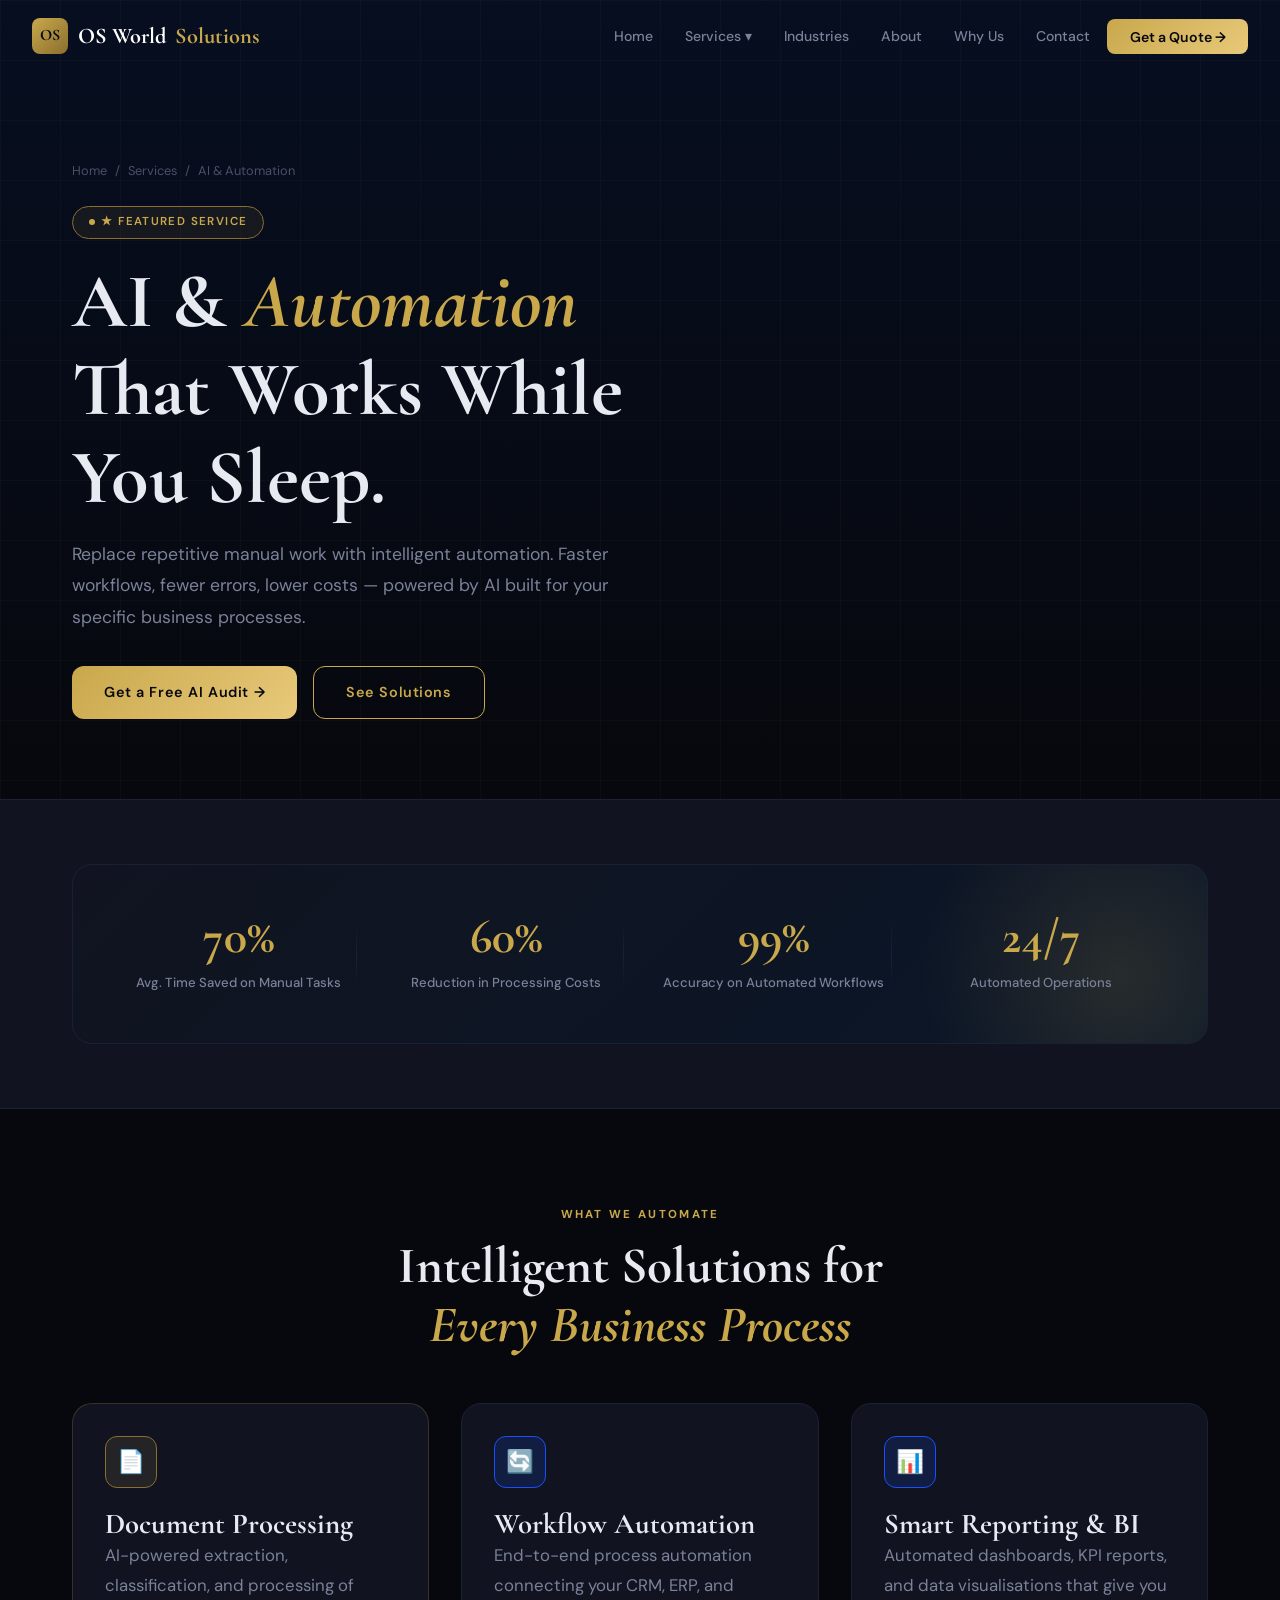
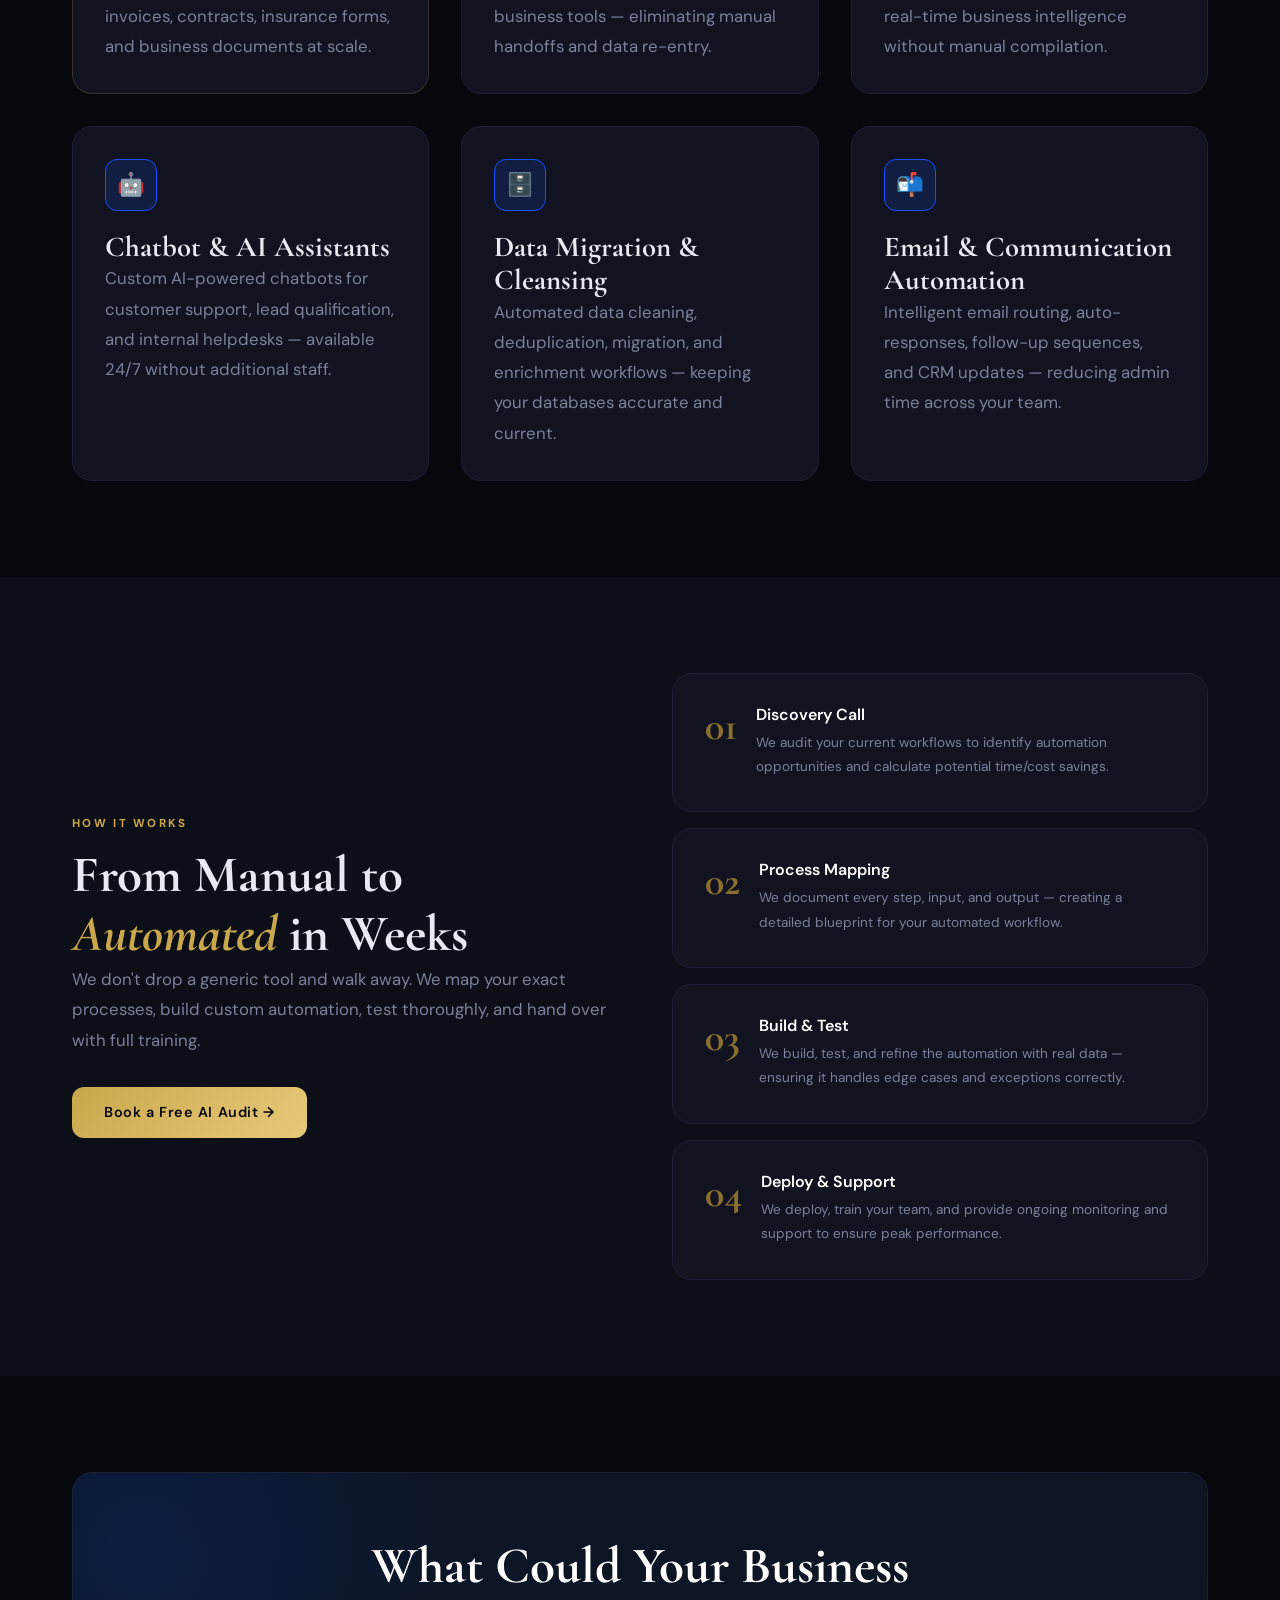
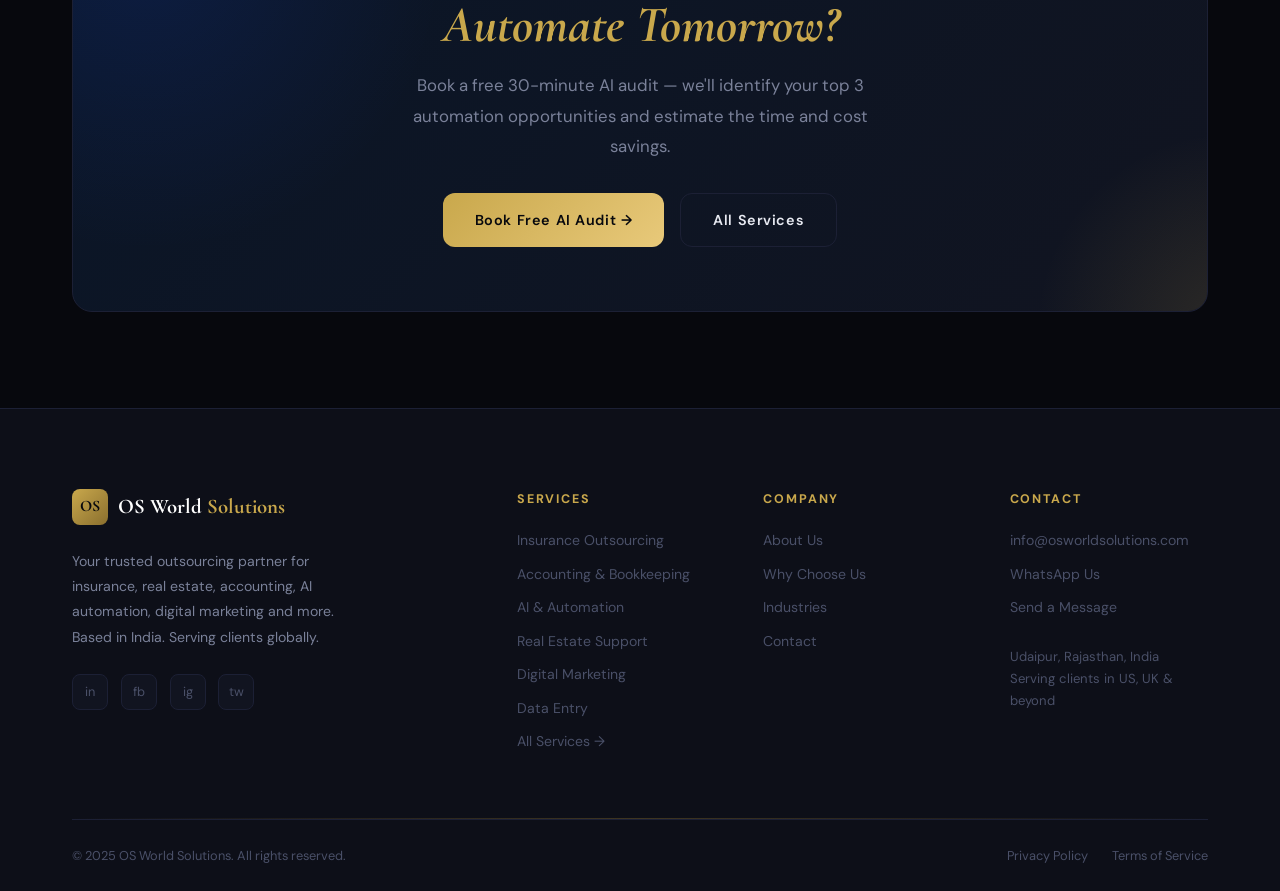
<file: ai-automation.html>
<!DOCTYPE html>
<html lang="en">
<head>
<meta charset="UTF-8"><meta name="viewport" content="width=device-width, initial-scale=1.0">
<title>AI & Automation Services — OS World Solutions</title>
<link rel="stylesheet" href="styles.css">
</head>
<body>
<nav id="navbar">
  <div class="nav-inner">
    <a href="index.html" class="nav-logo">
      <div class="logo-mark">OS</div>
      OS World <span>Solutions</span>
    </a>
    <ul class="nav-links">
      <li><a href="index.html">Home</a></li>
      <li class="nav-item">
        <a href="services.html">Services ▾</a>
        <div class="mega-menu">
          <div class="mega-cols">
            <div class="mega-col">
              <h5>Back Office & Operations</h5>
              <a href="insurance.html">🛡️ Insurance Outsourcing</a>
              <a href="accounting.html">📊 Accounting & Bookkeeping</a>
              <a href="data-entry.html">🗂️ Data Entry & Processing</a>
              <a href="hr-outsourcing.html">👥 HR & Payroll Support</a>
            </div>
            <div class="mega-col">
              <h5>Growth & Marketing</h5>
              <a href="real-estate.html">🏠 Real Estate Support</a>
              <a href="digital-marketing.html">📣 Digital Marketing</a>
              <a href="seo.html">🔍 SEO Services</a>
              <a href="web-development.html">💻 Website & Development</a>
            </div>
            <div class="mega-col">
              <h5>Technology & Innovation</h5>
              <a href="ai-automation.html">🤖 AI & Automation</a>
              <a href="customer-support.html">🎧 Customer Support</a>
              <a href="services.html">→ View All Services</a>
            </div>
          </div>
        </div>
      </li>
      <li><a href="industries.html">Industries</a></li>
      <li><a href="about.html">About</a></li>
      <li><a href="why-us.html">Why Us</a></li>
      <li><a href="contact.html">Contact</a></li>
      <li><a href="contact.html" class="nav-cta">Get a Quote →</a></li>
    </ul>
    <div class="nav-toggle" id="navToggle">
      <span></span><span></span><span></span>
    </div>
  </div>
</nav>
<section class="page-hero" style="background:linear-gradient(180deg,#060e20 0%,var(--black) 100%)">
  <div class="container page-hero-content">
    <div class="breadcrumb"><a href="index.html">Home</a><span>/</span><a href="services.html">Services</a><span>/</span><span>AI &amp; Automation</span></div>
    <div class="badge">★ Featured Service</div>
    <h1>AI & <em>Automation</em><br>That Works While<br>You Sleep.</h1>
    <p style="max-width:560px;margin-top:1rem;font-size:1.1rem">Replace repetitive manual work with intelligent automation. Faster workflows, fewer errors, lower costs — powered by AI built for your specific business processes.</p>
    <div style="display:flex;gap:1rem;margin-top:2rem;flex-wrap:wrap">
      <a href="contact.html" class="btn btn-gold">Get a Free AI Audit →</a>
      <a href="#solutions" class="btn btn-outline">See Solutions</a>
    </div>
  </div>
</section>

<section class="section-sm" style="background:var(--black-card);border-bottom:1px solid var(--black-border)">
  <div class="container">
    <div class="stats-strip reveal">
      <div class="stat-item"><span class="stat-num">70%</span><span class="stat-label">Avg. Time Saved on Manual Tasks</span></div>
      <div class="stat-item"><span class="stat-num">60%</span><span class="stat-label">Reduction in Processing Costs</span></div>
      <div class="stat-item"><span class="stat-num">99%</span><span class="stat-label">Accuracy on Automated Workflows</span></div>
      <div class="stat-item"><span class="stat-num">24/7</span><span class="stat-label">Automated Operations</span></div>
    </div>
  </div>
</section>

<section class="section" id="solutions">
  <div class="container">
    <div class="reveal" style="text-align:center;margin-bottom:3rem">
      <span class="section-label">What We Automate</span>
      <h2>Intelligent Solutions for<br><em>Every Business Process</em></h2>
    </div>
    <div class="grid-3">
      <div class="card reveal reveal-delay-1" style="border-color:rgba(201,168,76,0.2)">
        <div class="card-icon" style="background:rgba(201,168,76,0.1);border-color:var(--gold-dark)">📄</div>
        <h3>Document Processing</h3>
        <p>AI-powered extraction, classification, and processing of invoices, contracts, insurance forms, and business documents at scale.</p>
      </div>
      <div class="card reveal reveal-delay-2">
        <div class="card-icon">🔄</div>
        <h3>Workflow Automation</h3>
        <p>End-to-end process automation connecting your CRM, ERP, and business tools — eliminating manual handoffs and data re-entry.</p>
      </div>
      <div class="card reveal reveal-delay-3">
        <div class="card-icon">📊</div>
        <h3>Smart Reporting & BI</h3>
        <p>Automated dashboards, KPI reports, and data visualisations that give you real-time business intelligence without manual compilation.</p>
      </div>
      <div class="card reveal reveal-delay-1">
        <div class="card-icon">🤖</div>
        <h3>Chatbot & AI Assistants</h3>
        <p>Custom AI-powered chatbots for customer support, lead qualification, and internal helpdesks — available 24/7 without additional staff.</p>
      </div>
      <div class="card reveal reveal-delay-2">
        <div class="card-icon">🗄️</div>
        <h3>Data Migration & Cleansing</h3>
        <p>Automated data cleaning, deduplication, migration, and enrichment workflows — keeping your databases accurate and current.</p>
      </div>
      <div class="card reveal reveal-delay-3">
        <div class="card-icon">📬</div>
        <h3>Email & Communication Automation</h3>
        <p>Intelligent email routing, auto-responses, follow-up sequences, and CRM updates — reducing admin time across your team.</p>
      </div>
    </div>
  </div>
</section>

<section class="section" style="background:var(--black-soft)">
  <div class="container">
    <div class="grid-2" style="align-items:center;gap:4rem">
      <div class="reveal">
        <span class="section-label">How It Works</span>
        <h2>From Manual to<br><em>Automated</em> in Weeks</h2>
        <p style="margin-bottom:2rem">We don't drop a generic tool and walk away. We map your exact processes, build custom automation, test thoroughly, and hand over with full training.</p>
        <a href="contact.html" class="btn btn-gold">Book a Free AI Audit →</a>
      </div>
      <div class="reveal reveal-delay-2" style="display:flex;flex-direction:column;gap:1rem">
        <div class="why-card"><div class="why-num">01</div><div><h4>Discovery Call</h4><p style="font-size:0.85rem">We audit your current workflows to identify automation opportunities and calculate potential time/cost savings.</p></div></div>
        <div class="why-card"><div class="why-num">02</div><div><h4>Process Mapping</h4><p style="font-size:0.85rem">We document every step, input, and output — creating a detailed blueprint for your automated workflow.</p></div></div>
        <div class="why-card"><div class="why-num">03</div><div><h4>Build & Test</h4><p style="font-size:0.85rem">We build, test, and refine the automation with real data — ensuring it handles edge cases and exceptions correctly.</p></div></div>
        <div class="why-card"><div class="why-num">04</div><div><h4>Deploy & Support</h4><p style="font-size:0.85rem">We deploy, train your team, and provide ongoing monitoring and support to ensure peak performance.</p></div></div>
      </div>
    </div>
  </div>
</section>

<section class="section">
  <div class="container">
    <div class="cta-banner reveal">
      <h2>What Could Your Business<br><em>Automate Tomorrow?</em></h2>
      <p>Book a free 30-minute AI audit — we'll identify your top 3 automation opportunities and estimate the time and cost savings.</p>
      <div class="btns">
        <a href="contact.html" class="btn btn-gold">Book Free AI Audit →</a>
        <a href="services.html" class="btn btn-ghost">All Services</a>
      </div>
    </div>
  </div>
</section>
<footer>
  <div class="container">
    <div class="footer-grid">
      <div class="footer-brand">
        <a href="index.html" class="nav-logo" style="text-decoration:none;display:inline-flex;align-items:center;gap:0.6rem;margin-bottom:0.5rem">
          <div class="logo-mark">OS</div>
          <span style="font-family:'Cormorant Garamond',serif;font-size:1.3rem;font-weight:700;color:var(--white)">OS World <span style="color:var(--gold)">Solutions</span></span>
        </a>
        <p>Your trusted outsourcing partner for insurance, real estate, accounting, AI automation, digital marketing and more. Based in India. Serving clients globally.</p>
        <div class="footer-social">
          <a href="#" class="social-btn">in</a>
          <a href="#" class="social-btn">fb</a>
          <a href="#" class="social-btn">ig</a>
          <a href="#" class="social-btn">tw</a>
        </div>
      </div>
      <div class="footer-col">
        <h5>Services</h5>
        <ul class="footer-links">
          <li><a href="insurance.html">Insurance Outsourcing</a></li>
          <li><a href="accounting.html">Accounting & Bookkeeping</a></li>
          <li><a href="ai-automation.html">AI & Automation</a></li>
          <li><a href="real-estate.html">Real Estate Support</a></li>
          <li><a href="digital-marketing.html">Digital Marketing</a></li>
          <li><a href="data-entry.html">Data Entry</a></li>
          <li><a href="services.html">All Services →</a></li>
        </ul>
      </div>
      <div class="footer-col">
        <h5>Company</h5>
        <ul class="footer-links">
          <li><a href="about.html">About Us</a></li>
          <li><a href="why-us.html">Why Choose Us</a></li>
          <li><a href="industries.html">Industries</a></li>
          <li><a href="contact.html">Contact</a></li>
        </ul>
      </div>
      <div class="footer-col">
        <h5>Contact</h5>
        <ul class="footer-links">
          <li><a href="mailto:info@osworldsolutions.com">info@osworldsolutions.com</a></li>
          <li><a href="#">WhatsApp Us</a></li>
          <li><a href="contact.html">Send a Message</a></li>
          <li style="margin-top:1rem;color:var(--text-dim);font-size:0.82rem;">Udaipur, Rajasthan, India<br>Serving clients in US, UK & beyond</li>
        </ul>
      </div>
    </div>
    <div class="divider"></div>
    <div class="footer-bottom">
      <p>© 2025 OS World Solutions. All rights reserved.</p>
      <div class="footer-bottom-links">
        <a href="#">Privacy Policy</a>
        <a href="#">Terms of Service</a>
      </div>
    </div>
  </div>
</footer>
<script src="nav.js"></script>
</body>
</html>
</file>
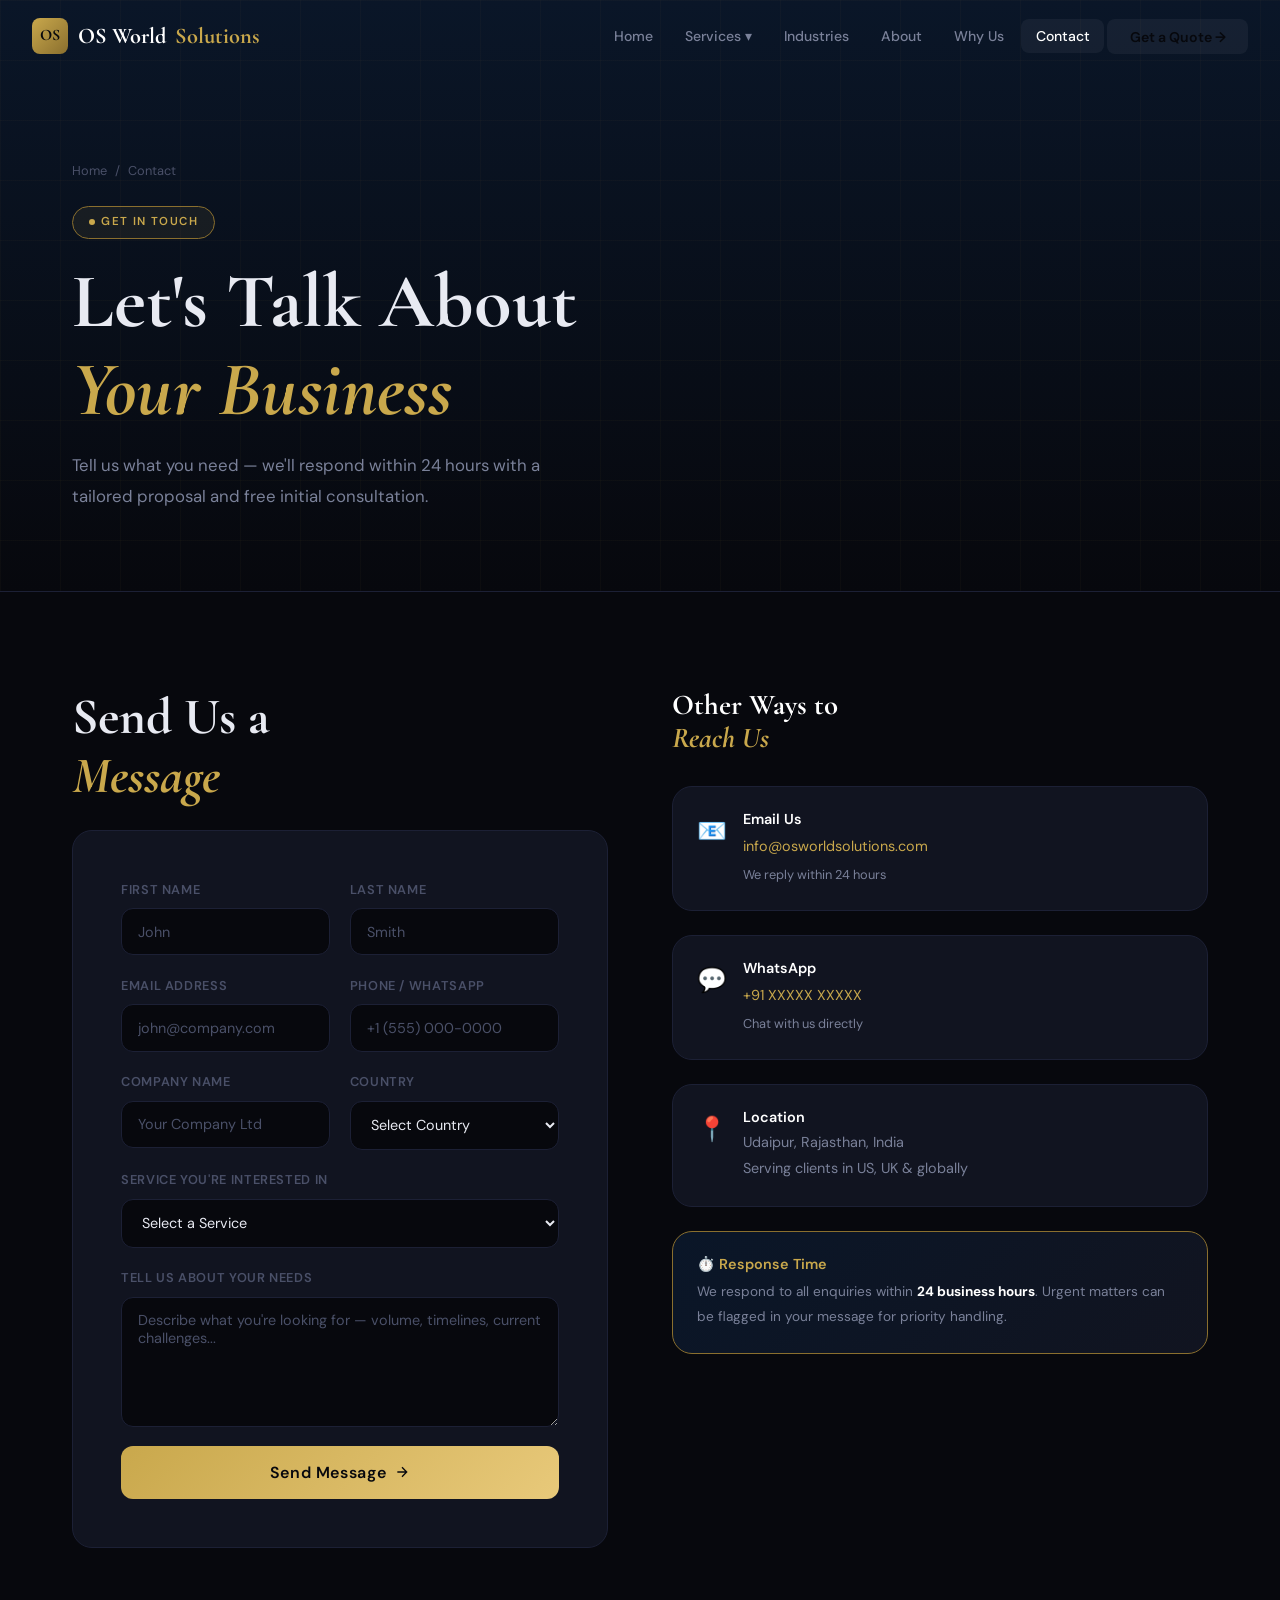
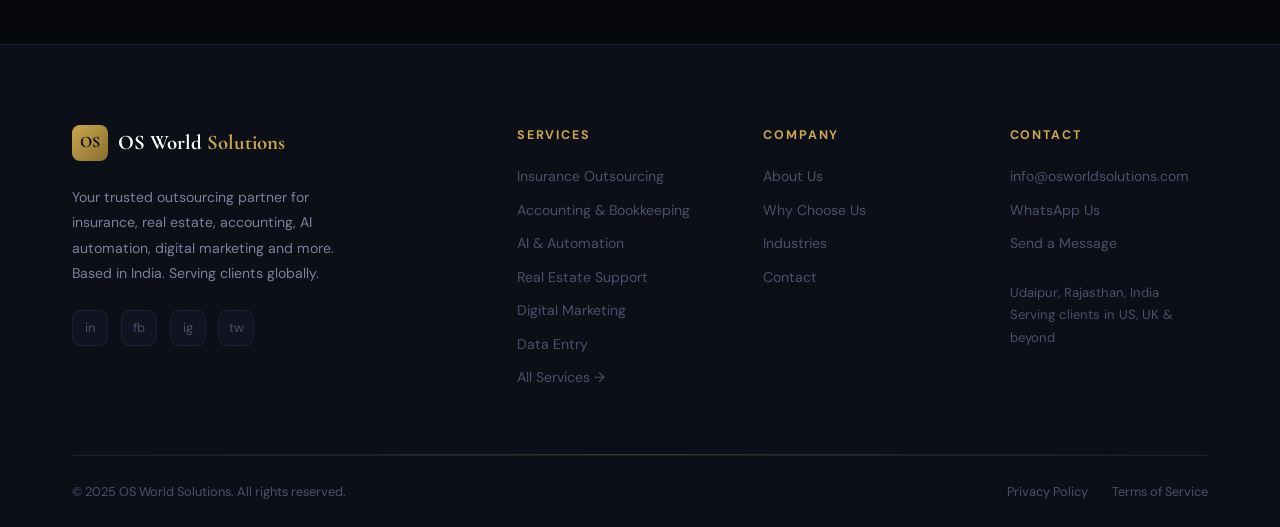
<file: contact.html>
<!DOCTYPE html>
<html lang="en">
<head>
<meta charset="UTF-8"><meta name="viewport" content="width=device-width, initial-scale=1.0">
<title>Contact Us — OS World Solutions</title>
<link rel="stylesheet" href="styles.css">
</head>
<body>
<nav id="navbar">
  <div class="nav-inner">
    <a href="index.html" class="nav-logo">
      <div class="logo-mark">OS</div>
      OS World <span>Solutions</span>
    </a>
    <ul class="nav-links">
      <li><a href="index.html">Home</a></li>
      <li class="nav-item">
        <a href="services.html">Services ▾</a>
        <div class="mega-menu">
          <div class="mega-cols">
            <div class="mega-col">
              <h5>Back Office & Operations</h5>
              <a href="insurance.html">🛡️ Insurance Outsourcing</a>
              <a href="accounting.html">📊 Accounting & Bookkeeping</a>
              <a href="data-entry.html">🗂️ Data Entry & Processing</a>
              <a href="hr-outsourcing.html">👥 HR & Payroll Support</a>
            </div>
            <div class="mega-col">
              <h5>Growth & Marketing</h5>
              <a href="real-estate.html">🏠 Real Estate Support</a>
              <a href="digital-marketing.html">📣 Digital Marketing</a>
              <a href="seo.html">🔍 SEO Services</a>
              <a href="web-development.html">💻 Website & Development</a>
            </div>
            <div class="mega-col">
              <h5>Technology & Innovation</h5>
              <a href="ai-automation.html">🤖 AI & Automation</a>
              <a href="customer-support.html">🎧 Customer Support</a>
              <a href="services.html">→ View All Services</a>
            </div>
          </div>
        </div>
      </li>
      <li><a href="industries.html">Industries</a></li>
      <li><a href="about.html">About</a></li>
      <li><a href="why-us.html">Why Us</a></li>
      <li><a href="contact.html">Contact</a></li>
      <li><a href="contact.html" class="nav-cta">Get a Quote →</a></li>
    </ul>
    <div class="nav-toggle" id="navToggle">
      <span></span><span></span><span></span>
    </div>
  </div>
</nav>
<section class="page-hero">
  <div class="container page-hero-content">
    <div class="breadcrumb"><a href="index.html">Home</a><span>/</span><span>Contact</span></div>
    <div class="badge">Get in Touch</div>
    <h1>Let's Talk About<br><em>Your Business</em></h1>
    <p style="max-width:500px;margin-top:1rem">Tell us what you need — we'll respond within 24 hours with a tailored proposal and free initial consultation.</p>
  </div>
</section>

<section class="section">
  <div class="container">
    <div class="grid-2" style="gap:4rem;align-items:start">
      <div class="reveal">
        <h2 style="margin-bottom:1.5rem">Send Us a<br><em>Message</em></h2>
        <div class="contact-form">
          <form id="contactForm" action="https://formspree.io/f/xqejnvoe" method="POST">
            <div class="form-grid">
              <div class="form-group">
                <label>First Name</label>
                <input type="text" name="first_name" placeholder="John" required>
              </div>
              <div class="form-group">
                <label>Last Name</label>
                <input type="text" name="last_name" placeholder="Smith" required>
              </div>
              <div class="form-group">
                <label>Email Address</label>
                <input type="email" name="email" placeholder="john@company.com" required>
              </div>
              <div class="form-group">
                <label>Phone / WhatsApp</label>
                <input type="tel" name="phone" placeholder="+1 (555) 000-0000">
              </div>
              <div class="form-group">
                <label>Company Name</label>
                <input type="text" name="company" placeholder="Your Company Ltd">
              </div>
              <div class="form-group">
                <label>Country</label>
                <select name="country">
                  <option value="">Select Country</option>
                  <option>United States</option>
                  <option>United Kingdom</option>
                  <option>Canada</option>
                  <option>Australia</option>
                  <option>Other</option>
                </select>
              </div>
              <div class="form-group full">
                <label>Service You're Interested In</label>
                <select name="service">
                  <option value="">Select a Service</option>
                  <option>Insurance Outsourcing</option>
                  <option>Accounting &amp; Bookkeeping</option>
                  <option>AI &amp; Automation</option>
                  <option>Real Estate Support</option>
                  <option>Digital Marketing &amp; SEO</option>
                  <option>Data Entry &amp; Processing</option>
                  <option>HR &amp; Payroll Support</option>
                  <option>Customer Support</option>
                  <option>Website &amp; Development</option>
                  <option>Multiple Services</option>
                </select>
              </div>
              <div class="form-group full">
                <label>Tell Us About Your Needs</label>
                <textarea name="message" placeholder="Describe what you're looking for — volume, timelines, current challenges..."></textarea>
              </div>
              <div class="form-group full">
                <button type="submit" class="btn btn-gold" style="width:100%;justify-content:center;font-size:1rem;padding:1rem">Send Message <svg viewBox="0 0 24 24" fill="none" stroke="currentColor" stroke-width="2" width="18"><path d="M5 12h14M12 5l7 7-7 7"/></svg></button>
              </div>
            </div>
          </form>
        </div>
      </div>
      <div class="reveal reveal-delay-2">
        <h3 style="margin-bottom:2rem;color:var(--white)">Other Ways to<br><em>Reach Us</em></h3>
        <div style="display:flex;flex-direction:column;gap:1.5rem">
          <div class="card" style="display:flex;align-items:flex-start;gap:1rem;padding:1.5rem">
            <div style="font-size:1.5rem">📧</div>
            <div>
              <h4 style="font-family:'DM Sans',sans-serif;color:var(--white);font-size:0.9rem;font-weight:600;margin-bottom:0.3rem">Email Us</h4>
              <a href="mailto:info@osworldsolutions.com" style="color:var(--gold);text-decoration:none;font-size:0.9rem">info@osworldsolutions.com</a>
              <p style="font-size:0.8rem;margin-top:0.2rem">We reply within 24 hours</p>
            </div>
          </div>
          <div class="card" style="display:flex;align-items:flex-start;gap:1rem;padding:1.5rem">
            <div style="font-size:1.5rem">💬</div>
            <div>
              <h4 style="font-family:'DM Sans',sans-serif;color:var(--white);font-size:0.9rem;font-weight:600;margin-bottom:0.3rem">WhatsApp</h4>
              <a href="#" style="color:var(--gold);text-decoration:none;font-size:0.9rem">+91 XXXXX XXXXX</a>
              <p style="font-size:0.8rem;margin-top:0.2rem">Chat with us directly</p>
            </div>
          </div>
          <div class="card" style="display:flex;align-items:flex-start;gap:1rem;padding:1.5rem">
            <div style="font-size:1.5rem">📍</div>
            <div>
              <h4 style="font-family:'DM Sans',sans-serif;color:var(--white);font-size:0.9rem;font-weight:600;margin-bottom:0.3rem">Location</h4>
              <p style="font-size:0.9rem;color:var(--text-muted)">Udaipur, Rajasthan, India<br>Serving clients in US, UK & globally</p>
            </div>
          </div>
          <div class="card" style="padding:1.5rem;background:linear-gradient(135deg,var(--blue-deep),var(--black-card));border-color:var(--gold-dark)">
            <h4 style="font-family:'DM Sans',sans-serif;color:var(--gold);font-size:0.9rem;font-weight:600;margin-bottom:0.5rem">⏱️ Response Time</h4>
            <p style="font-size:0.85rem">We respond to all enquiries within <strong style="color:var(--white)">24 business hours</strong>. Urgent matters can be flagged in your message for priority handling.</p>
          </div>
        </div>
      </div>
    </div>
  </div>
</section>
<footer>
  <div class="container">
    <div class="footer-grid">
      <div class="footer-brand">
        <a href="index.html" class="nav-logo" style="text-decoration:none;display:inline-flex;align-items:center;gap:0.6rem;margin-bottom:0.5rem">
          <div class="logo-mark">OS</div>
          <span style="font-family:'Cormorant Garamond',serif;font-size:1.3rem;font-weight:700;color:var(--white)">OS World <span style="color:var(--gold)">Solutions</span></span>
        </a>
        <p>Your trusted outsourcing partner for insurance, real estate, accounting, AI automation, digital marketing and more. Based in India. Serving clients globally.</p>
        <div class="footer-social">
          <a href="#" class="social-btn">in</a>
          <a href="#" class="social-btn">fb</a>
          <a href="#" class="social-btn">ig</a>
          <a href="#" class="social-btn">tw</a>
        </div>
      </div>
      <div class="footer-col">
        <h5>Services</h5>
        <ul class="footer-links">
          <li><a href="insurance.html">Insurance Outsourcing</a></li>
          <li><a href="accounting.html">Accounting & Bookkeeping</a></li>
          <li><a href="ai-automation.html">AI & Automation</a></li>
          <li><a href="real-estate.html">Real Estate Support</a></li>
          <li><a href="digital-marketing.html">Digital Marketing</a></li>
          <li><a href="data-entry.html">Data Entry</a></li>
          <li><a href="services.html">All Services →</a></li>
        </ul>
      </div>
      <div class="footer-col">
        <h5>Company</h5>
        <ul class="footer-links">
          <li><a href="about.html">About Us</a></li>
          <li><a href="why-us.html">Why Choose Us</a></li>
          <li><a href="industries.html">Industries</a></li>
          <li><a href="contact.html">Contact</a></li>
        </ul>
      </div>
      <div class="footer-col">
        <h5>Contact</h5>
        <ul class="footer-links">
          <li><a href="mailto:info@osworldsolutions.com">info@osworldsolutions.com</a></li>
          <li><a href="#">WhatsApp Us</a></li>
          <li><a href="contact.html">Send a Message</a></li>
          <li style="margin-top:1rem;color:var(--text-dim);font-size:0.82rem;">Udaipur, Rajasthan, India<br>Serving clients in US, UK & beyond</li>
        </ul>
      </div>
    </div>
    <div class="divider"></div>
    <div class="footer-bottom">
      <p>© 2025 OS World Solutions. All rights reserved.</p>
      <div class="footer-bottom-links">
        <a href="#">Privacy Policy</a>
        <a href="#">Terms of Service</a>
      </div>
    </div>
  </div>
</footer>
<script src="nav.js?v=3"></script>
</body>
</html>
</file>
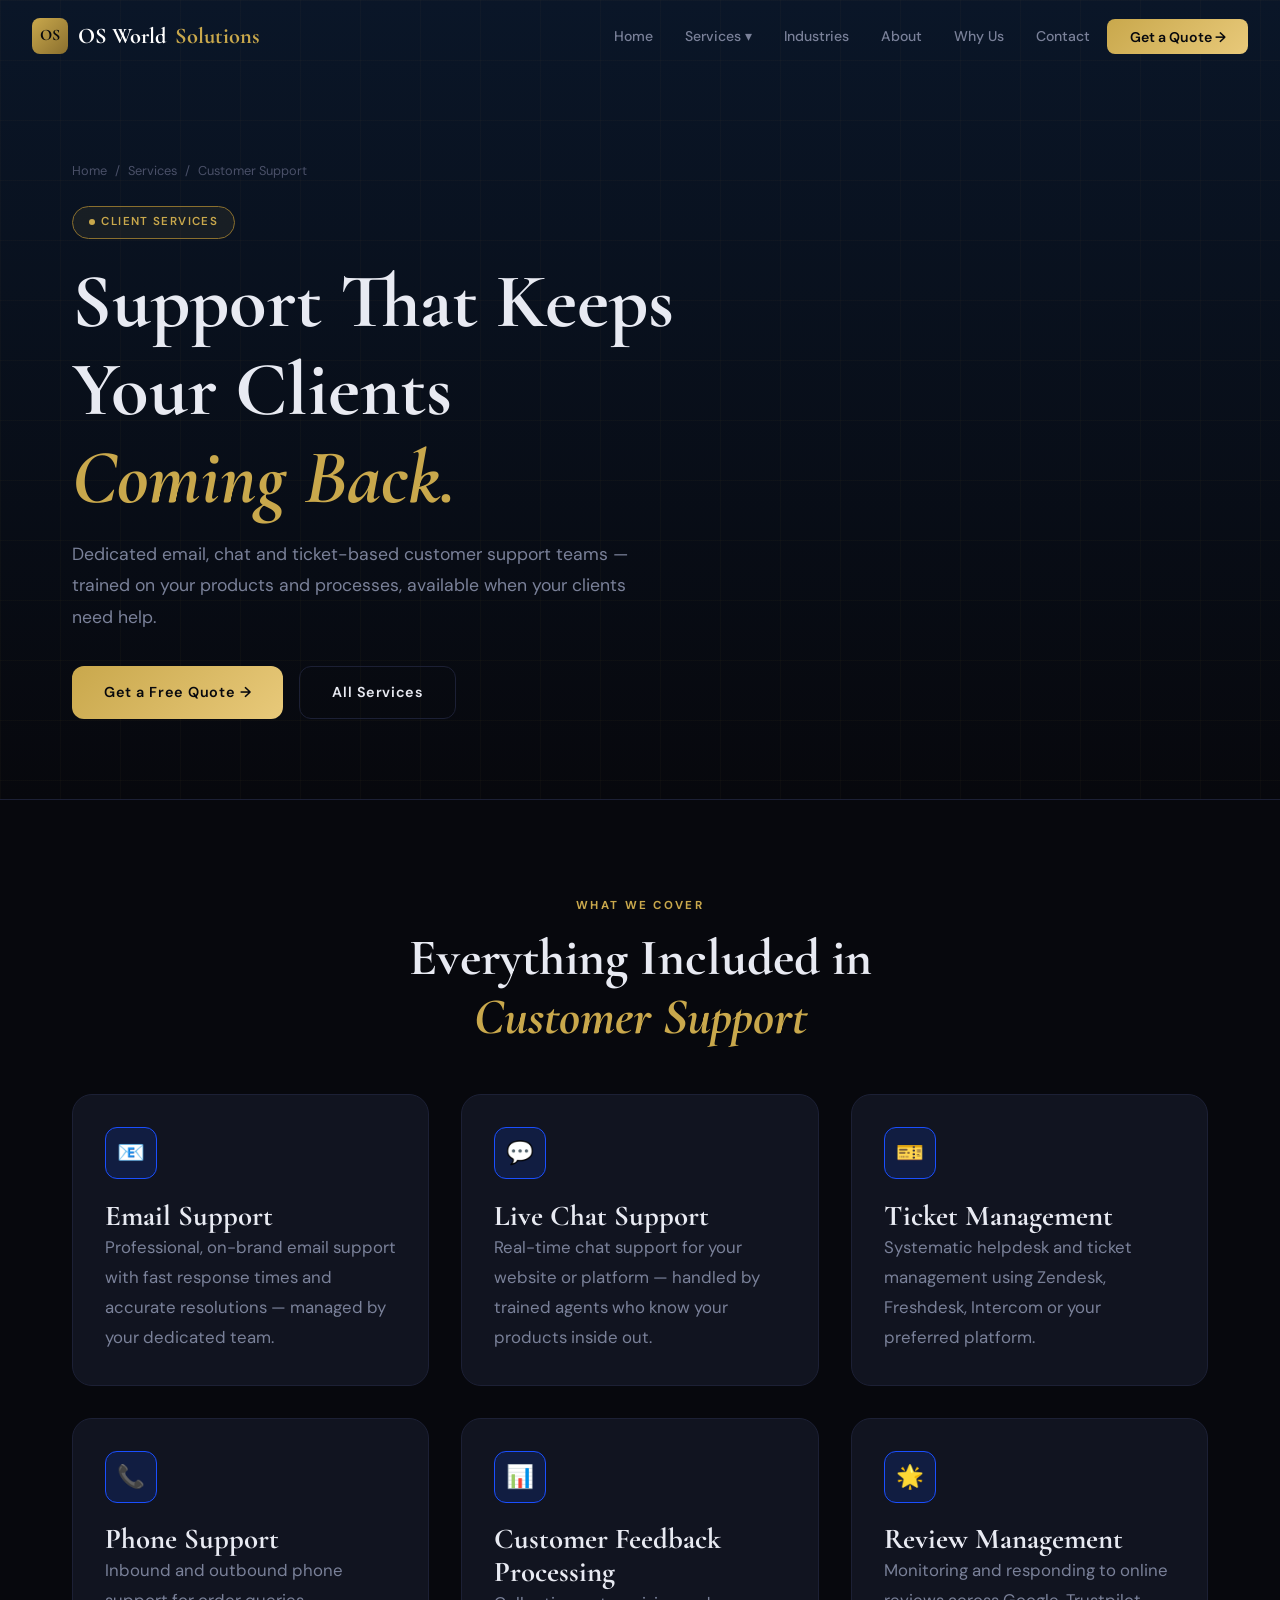
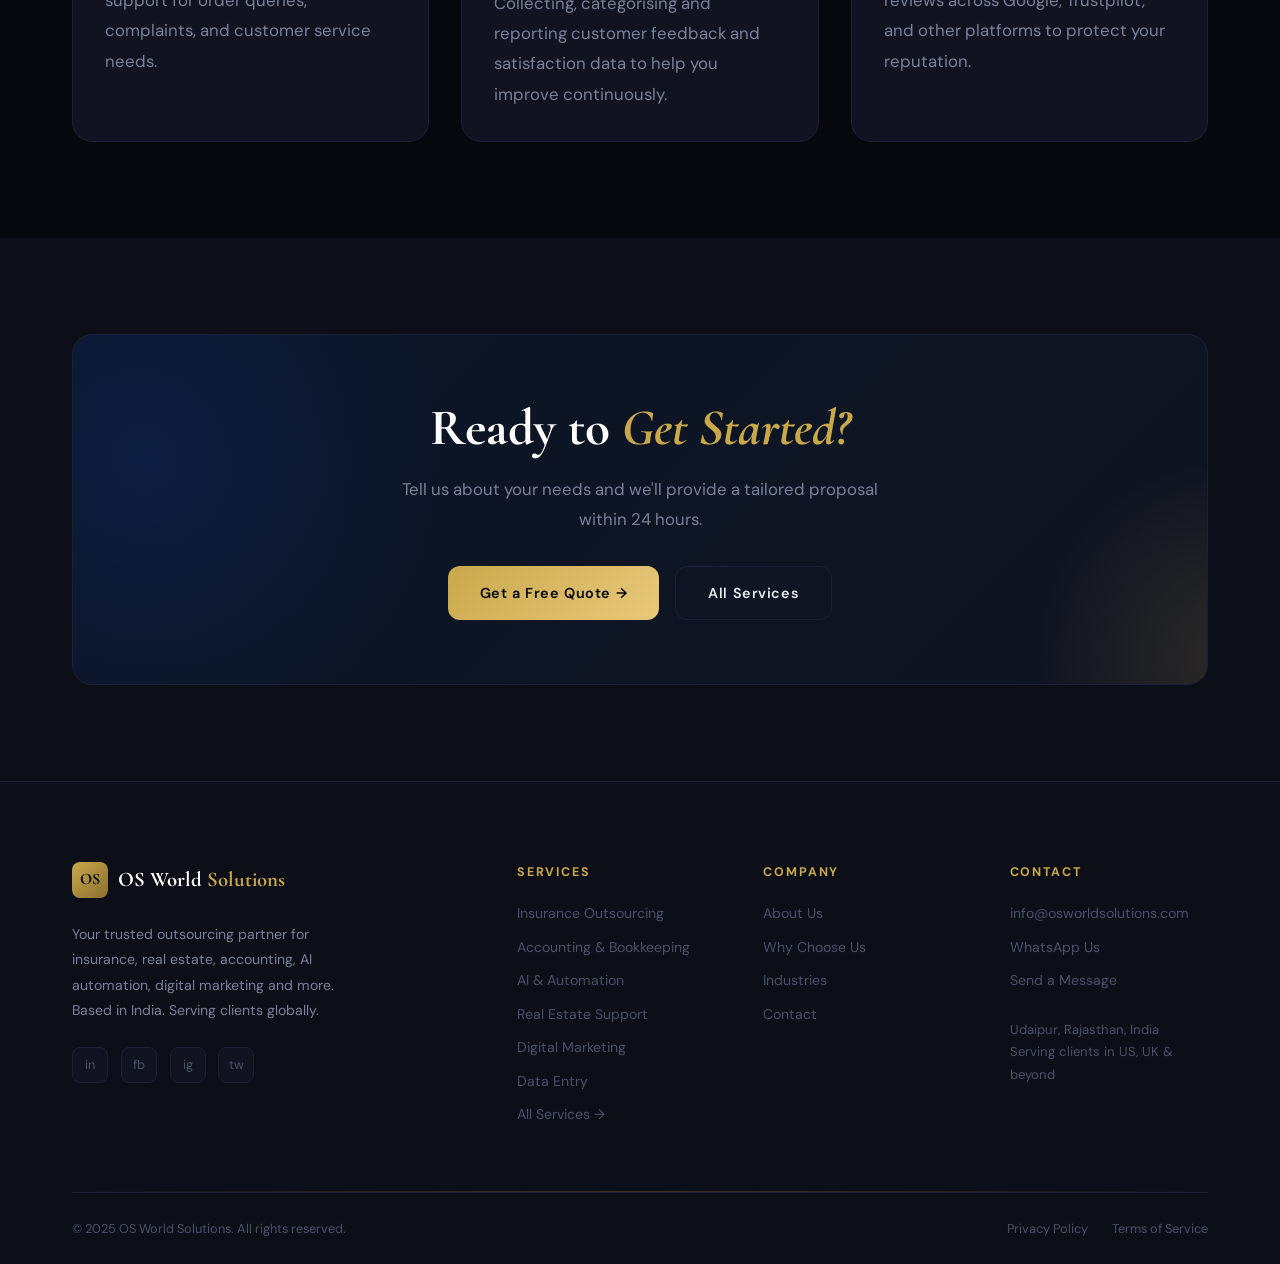
<file: customer-support.html>
<!DOCTYPE html>
<html lang="en">
<head>
<meta charset="UTF-8"><meta name="viewport" content="width=device-width, initial-scale=1.0">
<title>Customer Support — OS World Solutions</title>
<link rel="stylesheet" href="styles.css">
</head>
<body>
<nav id="navbar">
  <div class="nav-inner">
    <a href="index.html" class="nav-logo">
      <div class="logo-mark">OS</div>
      OS World <span>Solutions</span>
    </a>
    <ul class="nav-links">
      <li><a href="index.html">Home</a></li>
      <li class="nav-item">
        <a href="services.html">Services ▾</a>
        <div class="mega-menu">
          <div class="mega-cols">
            <div class="mega-col">
              <h5>Back Office & Operations</h5>
              <a href="insurance.html">🛡️ Insurance Outsourcing</a>
              <a href="accounting.html">📊 Accounting & Bookkeeping</a>
              <a href="data-entry.html">🗂️ Data Entry & Processing</a>
              <a href="hr-outsourcing.html">👥 HR & Payroll Support</a>
            </div>
            <div class="mega-col">
              <h5>Growth & Marketing</h5>
              <a href="real-estate.html">🏠 Real Estate Support</a>
              <a href="digital-marketing.html">📣 Digital Marketing</a>
              <a href="seo.html">🔍 SEO Services</a>
              <a href="web-development.html">💻 Website & Development</a>
            </div>
            <div class="mega-col">
              <h5>Technology & Innovation</h5>
              <a href="ai-automation.html">🤖 AI & Automation</a>
              <a href="customer-support.html">🎧 Customer Support</a>
              <a href="services.html">→ View All Services</a>
            </div>
          </div>
        </div>
      </li>
      <li><a href="industries.html">Industries</a></li>
      <li><a href="about.html">About</a></li>
      <li><a href="why-us.html">Why Us</a></li>
      <li><a href="contact.html">Contact</a></li>
      <li><a href="contact.html" class="nav-cta">Get a Quote →</a></li>
    </ul>
    <div class="nav-toggle" id="navToggle">
      <span></span><span></span><span></span>
    </div>
  </div>
</nav>

<section class="page-hero">
  <div class="container page-hero-content">
    <div class="breadcrumb"><a href="index.html">Home</a><span>/</span><a href="services.html">Services</a><span>/</span><span>Customer Support</span></div>
    <div class="badge">Client Services</div>
    <h1>Support That Keeps<br>Your Clients<br><em>Coming Back.</em></h1>
    <p style="max-width:560px;margin-top:1rem;font-size:1.1rem">Dedicated email, chat and ticket-based customer support teams — trained on your products and processes, available when your clients need help.</p>
    <div style="display:flex;gap:1rem;margin-top:2rem;flex-wrap:wrap">
      <a href="contact.html" class="btn btn-gold">Get a Free Quote &rarr;</a>
      <a href="services.html" class="btn btn-ghost">All Services</a>
    </div>
  </div>
</section>
<section class="section">
  <div class="container">
    <div class="reveal" style="text-align:center;margin-bottom:3rem">
      <span class="section-label">What We Cover</span>
      <h2>Everything Included in<br><em>Customer Support</em></h2>
    </div>
    <div class="grid-3"><div class="card reveal reveal-delay-1"><div class="card-icon">📧</div><h3>Email Support</h3><p>Professional, on-brand email support with fast response times and accurate resolutions — managed by your dedicated team.</p></div><div class="card reveal reveal-delay-2"><div class="card-icon">💬</div><h3>Live Chat Support</h3><p>Real-time chat support for your website or platform — handled by trained agents who know your products inside out.</p></div><div class="card reveal reveal-delay-3"><div class="card-icon">🎫</div><h3>Ticket Management</h3><p>Systematic helpdesk and ticket management using Zendesk, Freshdesk, Intercom or your preferred platform.</p></div><div class="card reveal reveal-delay-1"><div class="card-icon">📞</div><h3>Phone Support</h3><p>Inbound and outbound phone support for order queries, complaints, and customer service needs.</p></div><div class="card reveal reveal-delay-2"><div class="card-icon">📊</div><h3>Customer Feedback Processing</h3><p>Collecting, categorising and reporting customer feedback and satisfaction data to help you improve continuously.</p></div><div class="card reveal reveal-delay-3"><div class="card-icon">🌟</div><h3>Review Management</h3><p>Monitoring and responding to online reviews across Google, Trustpilot, and other platforms to protect your reputation.</p></div></div>
  </div>
</section>
<section class="section" style="background:var(--black-soft)">
  <div class="container">
    <div class="cta-banner reveal">
      <h2>Ready to <em>Get Started?</em></h2>
      <p>Tell us about your needs and we'll provide a tailored proposal within 24 hours.</p>
      <div class="btns">
        <a href="contact.html" class="btn btn-gold">Get a Free Quote &rarr;</a>
        <a href="services.html" class="btn btn-ghost">All Services</a>
      </div>
    </div>
  </div>
</section>
<footer>
  <div class="container">
    <div class="footer-grid">
      <div class="footer-brand">
        <a href="index.html" class="nav-logo" style="text-decoration:none;display:inline-flex;align-items:center;gap:0.6rem;margin-bottom:0.5rem">
          <div class="logo-mark">OS</div>
          <span style="font-family:'Cormorant Garamond',serif;font-size:1.3rem;font-weight:700;color:var(--white)">OS World <span style="color:var(--gold)">Solutions</span></span>
        </a>
        <p>Your trusted outsourcing partner for insurance, real estate, accounting, AI automation, digital marketing and more. Based in India. Serving clients globally.</p>
        <div class="footer-social">
          <a href="#" class="social-btn">in</a>
          <a href="#" class="social-btn">fb</a>
          <a href="#" class="social-btn">ig</a>
          <a href="#" class="social-btn">tw</a>
        </div>
      </div>
      <div class="footer-col">
        <h5>Services</h5>
        <ul class="footer-links">
          <li><a href="insurance.html">Insurance Outsourcing</a></li>
          <li><a href="accounting.html">Accounting & Bookkeeping</a></li>
          <li><a href="ai-automation.html">AI & Automation</a></li>
          <li><a href="real-estate.html">Real Estate Support</a></li>
          <li><a href="digital-marketing.html">Digital Marketing</a></li>
          <li><a href="data-entry.html">Data Entry</a></li>
          <li><a href="services.html">All Services →</a></li>
        </ul>
      </div>
      <div class="footer-col">
        <h5>Company</h5>
        <ul class="footer-links">
          <li><a href="about.html">About Us</a></li>
          <li><a href="why-us.html">Why Choose Us</a></li>
          <li><a href="industries.html">Industries</a></li>
          <li><a href="contact.html">Contact</a></li>
        </ul>
      </div>
      <div class="footer-col">
        <h5>Contact</h5>
        <ul class="footer-links">
          <li><a href="mailto:info@osworldsolutions.com">info@osworldsolutions.com</a></li>
          <li><a href="#">WhatsApp Us</a></li>
          <li><a href="contact.html">Send a Message</a></li>
          <li style="margin-top:1rem;color:var(--text-dim);font-size:0.82rem;">Udaipur, Rajasthan, India<br>Serving clients in US, UK & beyond</li>
        </ul>
      </div>
    </div>
    <div class="divider"></div>
    <div class="footer-bottom">
      <p>© 2025 OS World Solutions. All rights reserved.</p>
      <div class="footer-bottom-links">
        <a href="#">Privacy Policy</a>
        <a href="#">Terms of Service</a>
      </div>
    </div>
  </div>
</footer>

<script src="nav.js"></script>
</body>
</html>
</file>
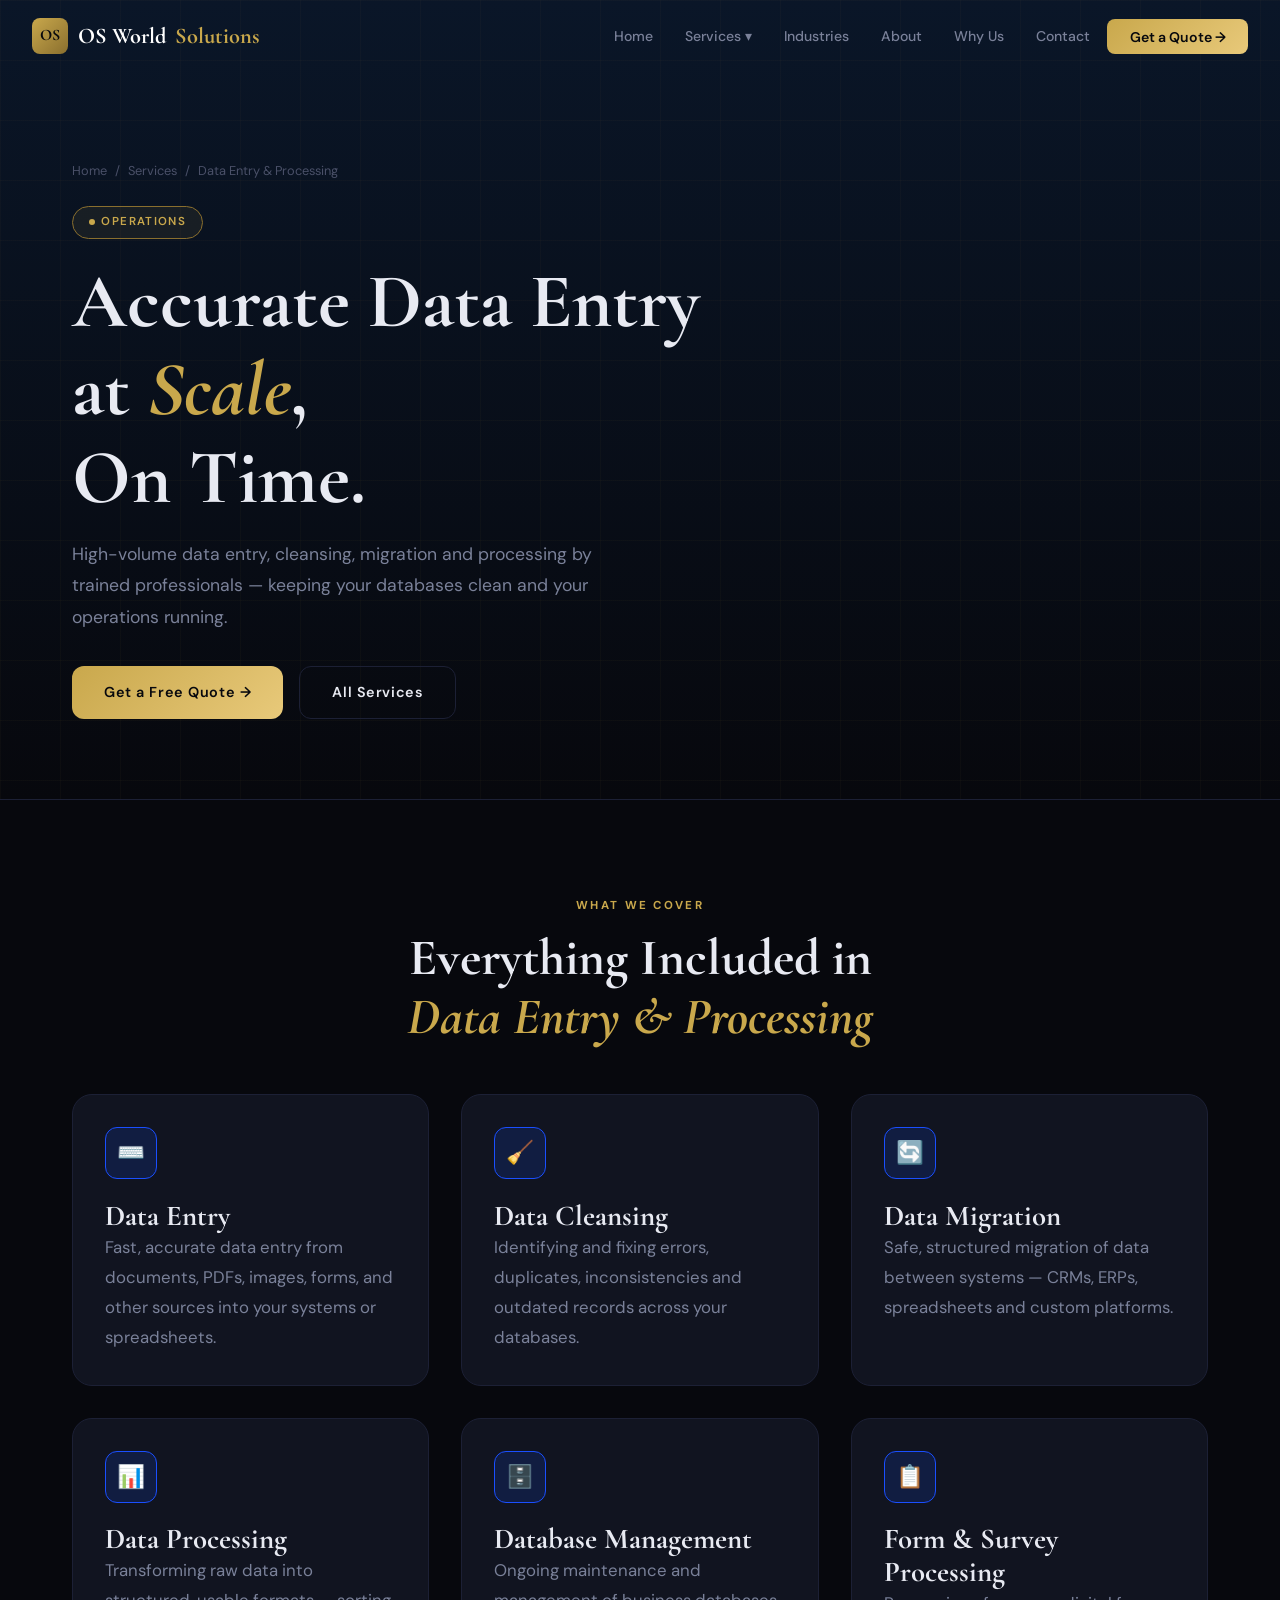
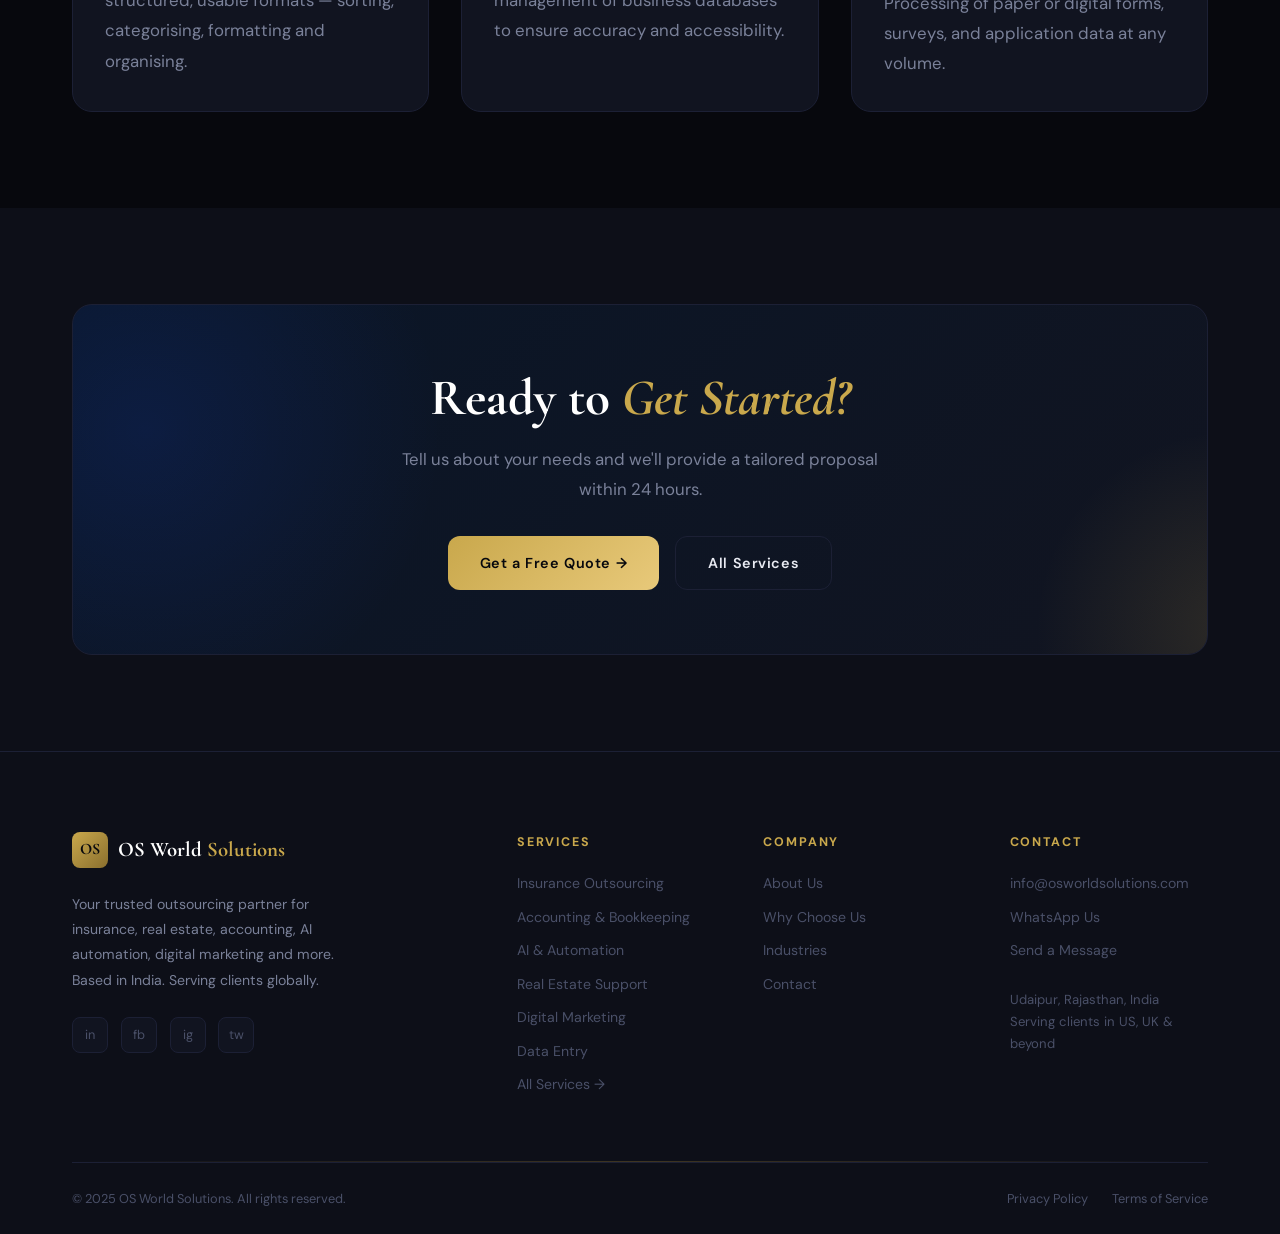
<file: data-entry.html>
<!DOCTYPE html>
<html lang="en">
<head>
<meta charset="UTF-8"><meta name="viewport" content="width=device-width, initial-scale=1.0">
<title>Data Entry & Processing — OS World Solutions</title>
<link rel="stylesheet" href="styles.css">
</head>
<body>
<nav id="navbar">
  <div class="nav-inner">
    <a href="index.html" class="nav-logo">
      <div class="logo-mark">OS</div>
      OS World <span>Solutions</span>
    </a>
    <ul class="nav-links">
      <li><a href="index.html">Home</a></li>
      <li class="nav-item">
        <a href="services.html">Services ▾</a>
        <div class="mega-menu">
          <div class="mega-cols">
            <div class="mega-col">
              <h5>Back Office & Operations</h5>
              <a href="insurance.html">🛡️ Insurance Outsourcing</a>
              <a href="accounting.html">📊 Accounting & Bookkeeping</a>
              <a href="data-entry.html">🗂️ Data Entry & Processing</a>
              <a href="hr-outsourcing.html">👥 HR & Payroll Support</a>
            </div>
            <div class="mega-col">
              <h5>Growth & Marketing</h5>
              <a href="real-estate.html">🏠 Real Estate Support</a>
              <a href="digital-marketing.html">📣 Digital Marketing</a>
              <a href="seo.html">🔍 SEO Services</a>
              <a href="web-development.html">💻 Website & Development</a>
            </div>
            <div class="mega-col">
              <h5>Technology & Innovation</h5>
              <a href="ai-automation.html">🤖 AI & Automation</a>
              <a href="customer-support.html">🎧 Customer Support</a>
              <a href="services.html">→ View All Services</a>
            </div>
          </div>
        </div>
      </li>
      <li><a href="industries.html">Industries</a></li>
      <li><a href="about.html">About</a></li>
      <li><a href="why-us.html">Why Us</a></li>
      <li><a href="contact.html">Contact</a></li>
      <li><a href="contact.html" class="nav-cta">Get a Quote →</a></li>
    </ul>
    <div class="nav-toggle" id="navToggle">
      <span></span><span></span><span></span>
    </div>
  </div>
</nav>

<section class="page-hero">
  <div class="container page-hero-content">
    <div class="breadcrumb"><a href="index.html">Home</a><span>/</span><a href="services.html">Services</a><span>/</span><span>Data Entry & Processing</span></div>
    <div class="badge">Operations</div>
    <h1>Accurate Data Entry<br>at <em>Scale</em>,<br>On Time.</h1>
    <p style="max-width:560px;margin-top:1rem;font-size:1.1rem">High-volume data entry, cleansing, migration and processing by trained professionals — keeping your databases clean and your operations running.</p>
    <div style="display:flex;gap:1rem;margin-top:2rem;flex-wrap:wrap">
      <a href="contact.html" class="btn btn-gold">Get a Free Quote &rarr;</a>
      <a href="services.html" class="btn btn-ghost">All Services</a>
    </div>
  </div>
</section>
<section class="section">
  <div class="container">
    <div class="reveal" style="text-align:center;margin-bottom:3rem">
      <span class="section-label">What We Cover</span>
      <h2>Everything Included in<br><em>Data Entry & Processing</em></h2>
    </div>
    <div class="grid-3"><div class="card reveal reveal-delay-1"><div class="card-icon">⌨️</div><h3>Data Entry</h3><p>Fast, accurate data entry from documents, PDFs, images, forms, and other sources into your systems or spreadsheets.</p></div><div class="card reveal reveal-delay-2"><div class="card-icon">🧹</div><h3>Data Cleansing</h3><p>Identifying and fixing errors, duplicates, inconsistencies and outdated records across your databases.</p></div><div class="card reveal reveal-delay-3"><div class="card-icon">🔄</div><h3>Data Migration</h3><p>Safe, structured migration of data between systems — CRMs, ERPs, spreadsheets and custom platforms.</p></div><div class="card reveal reveal-delay-1"><div class="card-icon">📊</div><h3>Data Processing</h3><p>Transforming raw data into structured, usable formats — sorting, categorising, formatting and organising.</p></div><div class="card reveal reveal-delay-2"><div class="card-icon">🗄️</div><h3>Database Management</h3><p>Ongoing maintenance and management of business databases to ensure accuracy and accessibility.</p></div><div class="card reveal reveal-delay-3"><div class="card-icon">📋</div><h3>Form & Survey Processing</h3><p>Processing of paper or digital forms, surveys, and application data at any volume.</p></div></div>
  </div>
</section>
<section class="section" style="background:var(--black-soft)">
  <div class="container">
    <div class="cta-banner reveal">
      <h2>Ready to <em>Get Started?</em></h2>
      <p>Tell us about your needs and we'll provide a tailored proposal within 24 hours.</p>
      <div class="btns">
        <a href="contact.html" class="btn btn-gold">Get a Free Quote &rarr;</a>
        <a href="services.html" class="btn btn-ghost">All Services</a>
      </div>
    </div>
  </div>
</section>
<footer>
  <div class="container">
    <div class="footer-grid">
      <div class="footer-brand">
        <a href="index.html" class="nav-logo" style="text-decoration:none;display:inline-flex;align-items:center;gap:0.6rem;margin-bottom:0.5rem">
          <div class="logo-mark">OS</div>
          <span style="font-family:'Cormorant Garamond',serif;font-size:1.3rem;font-weight:700;color:var(--white)">OS World <span style="color:var(--gold)">Solutions</span></span>
        </a>
        <p>Your trusted outsourcing partner for insurance, real estate, accounting, AI automation, digital marketing and more. Based in India. Serving clients globally.</p>
        <div class="footer-social">
          <a href="#" class="social-btn">in</a>
          <a href="#" class="social-btn">fb</a>
          <a href="#" class="social-btn">ig</a>
          <a href="#" class="social-btn">tw</a>
        </div>
      </div>
      <div class="footer-col">
        <h5>Services</h5>
        <ul class="footer-links">
          <li><a href="insurance.html">Insurance Outsourcing</a></li>
          <li><a href="accounting.html">Accounting & Bookkeeping</a></li>
          <li><a href="ai-automation.html">AI & Automation</a></li>
          <li><a href="real-estate.html">Real Estate Support</a></li>
          <li><a href="digital-marketing.html">Digital Marketing</a></li>
          <li><a href="data-entry.html">Data Entry</a></li>
          <li><a href="services.html">All Services →</a></li>
        </ul>
      </div>
      <div class="footer-col">
        <h5>Company</h5>
        <ul class="footer-links">
          <li><a href="about.html">About Us</a></li>
          <li><a href="why-us.html">Why Choose Us</a></li>
          <li><a href="industries.html">Industries</a></li>
          <li><a href="contact.html">Contact</a></li>
        </ul>
      </div>
      <div class="footer-col">
        <h5>Contact</h5>
        <ul class="footer-links">
          <li><a href="mailto:info@osworldsolutions.com">info@osworldsolutions.com</a></li>
          <li><a href="#">WhatsApp Us</a></li>
          <li><a href="contact.html">Send a Message</a></li>
          <li style="margin-top:1rem;color:var(--text-dim);font-size:0.82rem;">Udaipur, Rajasthan, India<br>Serving clients in US, UK & beyond</li>
        </ul>
      </div>
    </div>
    <div class="divider"></div>
    <div class="footer-bottom">
      <p>© 2025 OS World Solutions. All rights reserved.</p>
      <div class="footer-bottom-links">
        <a href="#">Privacy Policy</a>
        <a href="#">Terms of Service</a>
      </div>
    </div>
  </div>
</footer>

<script src="nav.js"></script>
</body>
</html>
</file>
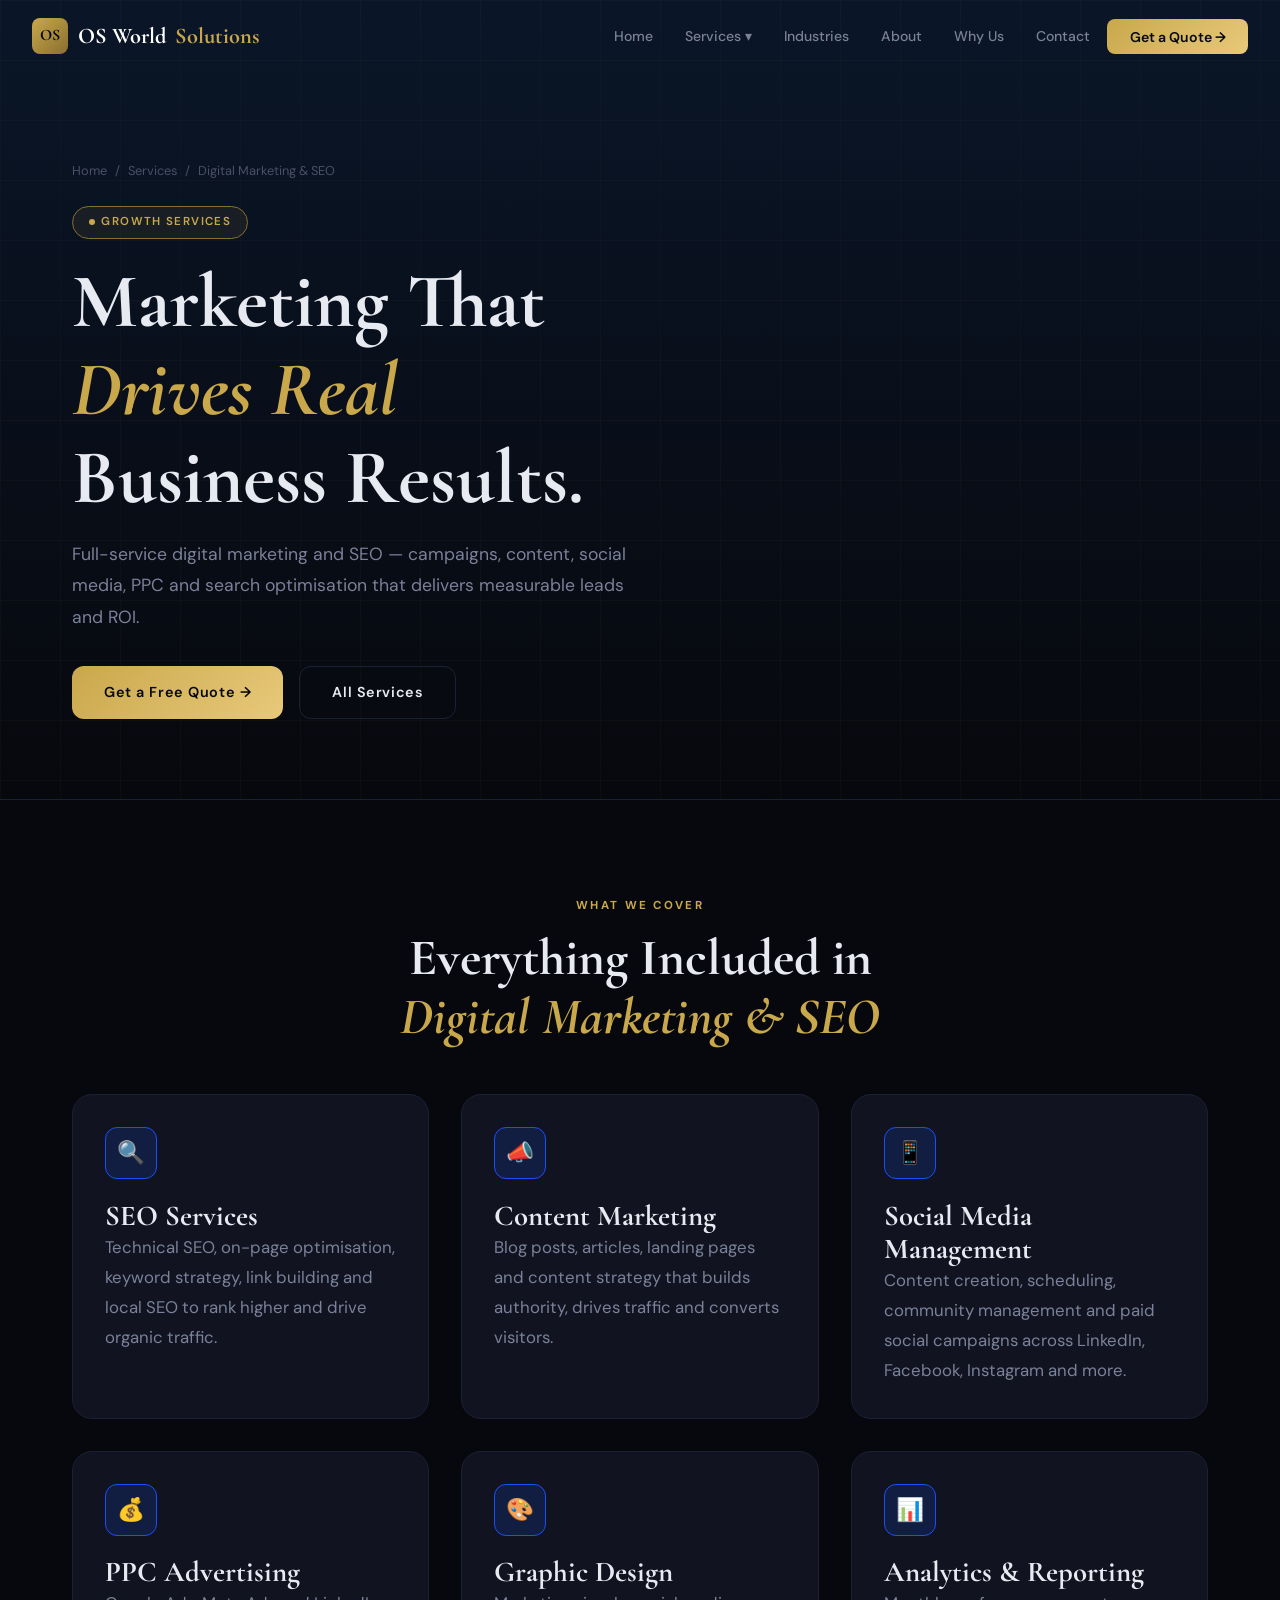
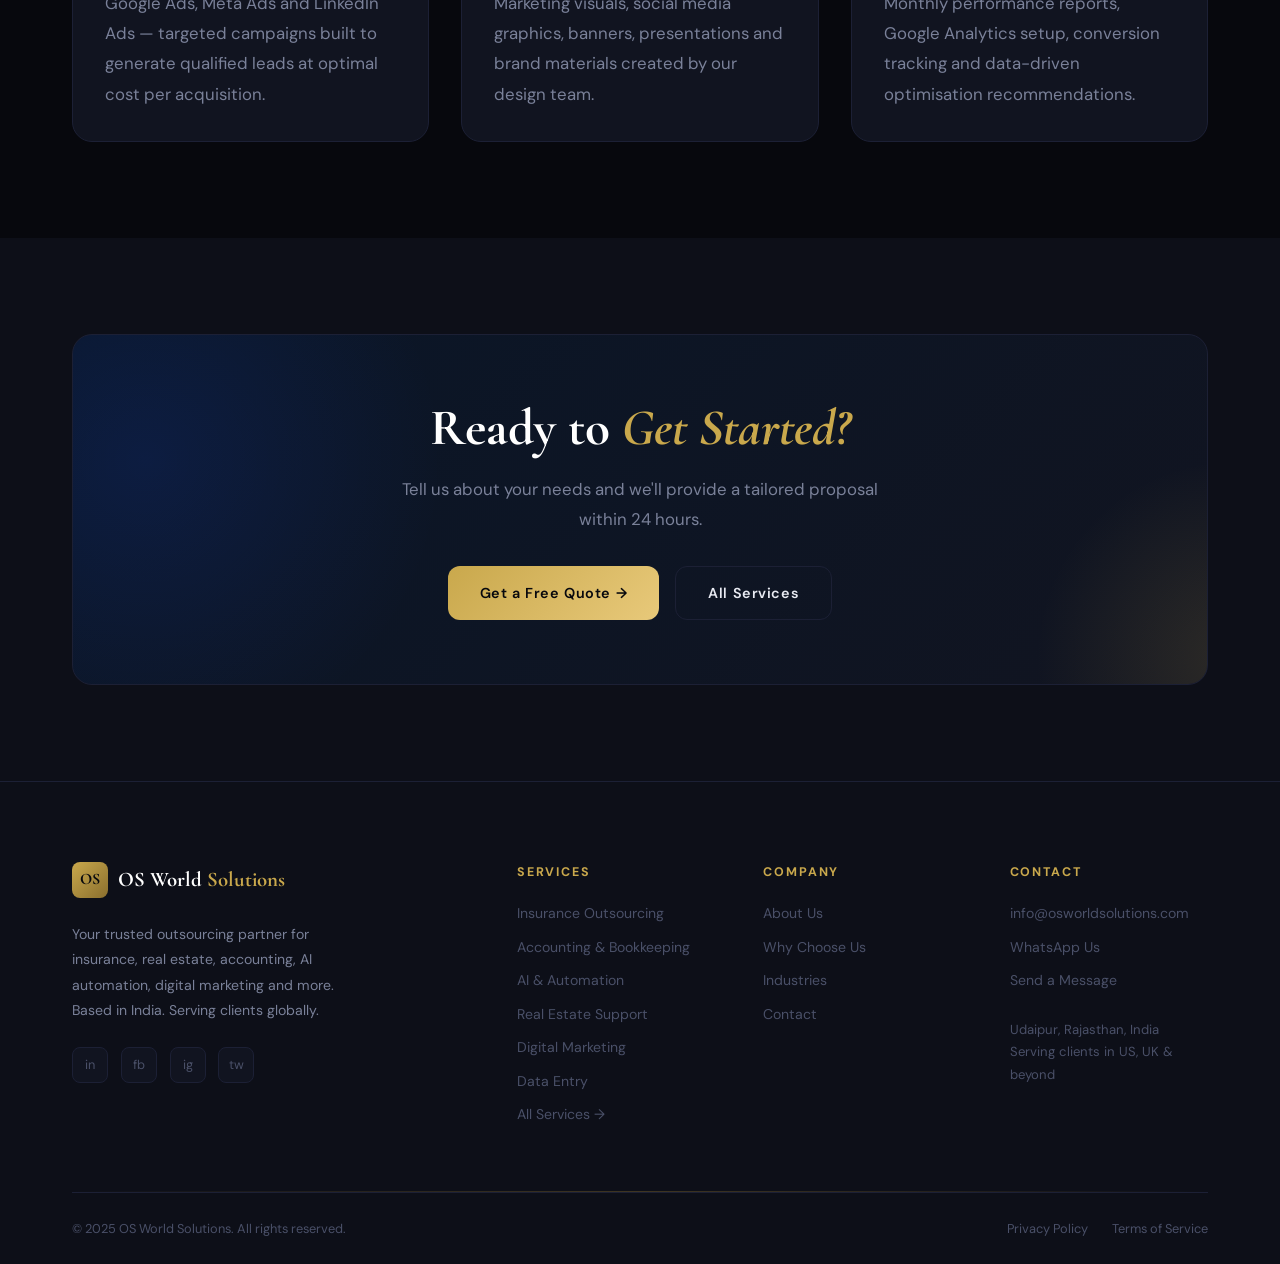
<file: digital-marketing.html>
<!DOCTYPE html>
<html lang="en">
<head>
<meta charset="UTF-8"><meta name="viewport" content="width=device-width, initial-scale=1.0">
<title>Digital Marketing & SEO — OS World Solutions</title>
<link rel="stylesheet" href="styles.css">
</head>
<body>
<nav id="navbar">
  <div class="nav-inner">
    <a href="index.html" class="nav-logo">
      <div class="logo-mark">OS</div>
      OS World <span>Solutions</span>
    </a>
    <ul class="nav-links">
      <li><a href="index.html">Home</a></li>
      <li class="nav-item">
        <a href="services.html">Services ▾</a>
        <div class="mega-menu">
          <div class="mega-cols">
            <div class="mega-col">
              <h5>Back Office & Operations</h5>
              <a href="insurance.html">🛡️ Insurance Outsourcing</a>
              <a href="accounting.html">📊 Accounting & Bookkeeping</a>
              <a href="data-entry.html">🗂️ Data Entry & Processing</a>
              <a href="hr-outsourcing.html">👥 HR & Payroll Support</a>
            </div>
            <div class="mega-col">
              <h5>Growth & Marketing</h5>
              <a href="real-estate.html">🏠 Real Estate Support</a>
              <a href="digital-marketing.html">📣 Digital Marketing</a>
              <a href="seo.html">🔍 SEO Services</a>
              <a href="web-development.html">💻 Website & Development</a>
            </div>
            <div class="mega-col">
              <h5>Technology & Innovation</h5>
              <a href="ai-automation.html">🤖 AI & Automation</a>
              <a href="customer-support.html">🎧 Customer Support</a>
              <a href="services.html">→ View All Services</a>
            </div>
          </div>
        </div>
      </li>
      <li><a href="industries.html">Industries</a></li>
      <li><a href="about.html">About</a></li>
      <li><a href="why-us.html">Why Us</a></li>
      <li><a href="contact.html">Contact</a></li>
      <li><a href="contact.html" class="nav-cta">Get a Quote →</a></li>
    </ul>
    <div class="nav-toggle" id="navToggle">
      <span></span><span></span><span></span>
    </div>
  </div>
</nav>

<section class="page-hero">
  <div class="container page-hero-content">
    <div class="breadcrumb"><a href="index.html">Home</a><span>/</span><a href="services.html">Services</a><span>/</span><span>Digital Marketing & SEO</span></div>
    <div class="badge">Growth Services</div>
    <h1>Marketing That<br><em>Drives Real</em><br>Business Results.</h1>
    <p style="max-width:560px;margin-top:1rem;font-size:1.1rem">Full-service digital marketing and SEO — campaigns, content, social media, PPC and search optimisation that delivers measurable leads and ROI.</p>
    <div style="display:flex;gap:1rem;margin-top:2rem;flex-wrap:wrap">
      <a href="contact.html" class="btn btn-gold">Get a Free Quote &rarr;</a>
      <a href="services.html" class="btn btn-ghost">All Services</a>
    </div>
  </div>
</section>
<section class="section">
  <div class="container">
    <div class="reveal" style="text-align:center;margin-bottom:3rem">
      <span class="section-label">What We Cover</span>
      <h2>Everything Included in<br><em>Digital Marketing & SEO</em></h2>
    </div>
    <div class="grid-3"><div class="card reveal reveal-delay-1"><div class="card-icon">🔍</div><h3>SEO Services</h3><p>Technical SEO, on-page optimisation, keyword strategy, link building and local SEO to rank higher and drive organic traffic.</p></div><div class="card reveal reveal-delay-2"><div class="card-icon">📣</div><h3>Content Marketing</h3><p>Blog posts, articles, landing pages and content strategy that builds authority, drives traffic and converts visitors.</p></div><div class="card reveal reveal-delay-3"><div class="card-icon">📱</div><h3>Social Media Management</h3><p>Content creation, scheduling, community management and paid social campaigns across LinkedIn, Facebook, Instagram and more.</p></div><div class="card reveal reveal-delay-1"><div class="card-icon">💰</div><h3>PPC Advertising</h3><p>Google Ads, Meta Ads and LinkedIn Ads — targeted campaigns built to generate qualified leads at optimal cost per acquisition.</p></div><div class="card reveal reveal-delay-2"><div class="card-icon">🎨</div><h3>Graphic Design</h3><p>Marketing visuals, social media graphics, banners, presentations and brand materials created by our design team.</p></div><div class="card reveal reveal-delay-3"><div class="card-icon">📊</div><h3>Analytics & Reporting</h3><p>Monthly performance reports, Google Analytics setup, conversion tracking and data-driven optimisation recommendations.</p></div></div>
  </div>
</section>
<section class="section" style="background:var(--black-soft)">
  <div class="container">
    <div class="cta-banner reveal">
      <h2>Ready to <em>Get Started?</em></h2>
      <p>Tell us about your needs and we'll provide a tailored proposal within 24 hours.</p>
      <div class="btns">
        <a href="contact.html" class="btn btn-gold">Get a Free Quote &rarr;</a>
        <a href="services.html" class="btn btn-ghost">All Services</a>
      </div>
    </div>
  </div>
</section>
<footer>
  <div class="container">
    <div class="footer-grid">
      <div class="footer-brand">
        <a href="index.html" class="nav-logo" style="text-decoration:none;display:inline-flex;align-items:center;gap:0.6rem;margin-bottom:0.5rem">
          <div class="logo-mark">OS</div>
          <span style="font-family:'Cormorant Garamond',serif;font-size:1.3rem;font-weight:700;color:var(--white)">OS World <span style="color:var(--gold)">Solutions</span></span>
        </a>
        <p>Your trusted outsourcing partner for insurance, real estate, accounting, AI automation, digital marketing and more. Based in India. Serving clients globally.</p>
        <div class="footer-social">
          <a href="#" class="social-btn">in</a>
          <a href="#" class="social-btn">fb</a>
          <a href="#" class="social-btn">ig</a>
          <a href="#" class="social-btn">tw</a>
        </div>
      </div>
      <div class="footer-col">
        <h5>Services</h5>
        <ul class="footer-links">
          <li><a href="insurance.html">Insurance Outsourcing</a></li>
          <li><a href="accounting.html">Accounting & Bookkeeping</a></li>
          <li><a href="ai-automation.html">AI & Automation</a></li>
          <li><a href="real-estate.html">Real Estate Support</a></li>
          <li><a href="digital-marketing.html">Digital Marketing</a></li>
          <li><a href="data-entry.html">Data Entry</a></li>
          <li><a href="services.html">All Services →</a></li>
        </ul>
      </div>
      <div class="footer-col">
        <h5>Company</h5>
        <ul class="footer-links">
          <li><a href="about.html">About Us</a></li>
          <li><a href="why-us.html">Why Choose Us</a></li>
          <li><a href="industries.html">Industries</a></li>
          <li><a href="contact.html">Contact</a></li>
        </ul>
      </div>
      <div class="footer-col">
        <h5>Contact</h5>
        <ul class="footer-links">
          <li><a href="mailto:info@osworldsolutions.com">info@osworldsolutions.com</a></li>
          <li><a href="#">WhatsApp Us</a></li>
          <li><a href="contact.html">Send a Message</a></li>
          <li style="margin-top:1rem;color:var(--text-dim);font-size:0.82rem;">Udaipur, Rajasthan, India<br>Serving clients in US, UK & beyond</li>
        </ul>
      </div>
    </div>
    <div class="divider"></div>
    <div class="footer-bottom">
      <p>© 2025 OS World Solutions. All rights reserved.</p>
      <div class="footer-bottom-links">
        <a href="#">Privacy Policy</a>
        <a href="#">Terms of Service</a>
      </div>
    </div>
  </div>
</footer>

<script src="nav.js"></script>
</body>
</html>
</file>
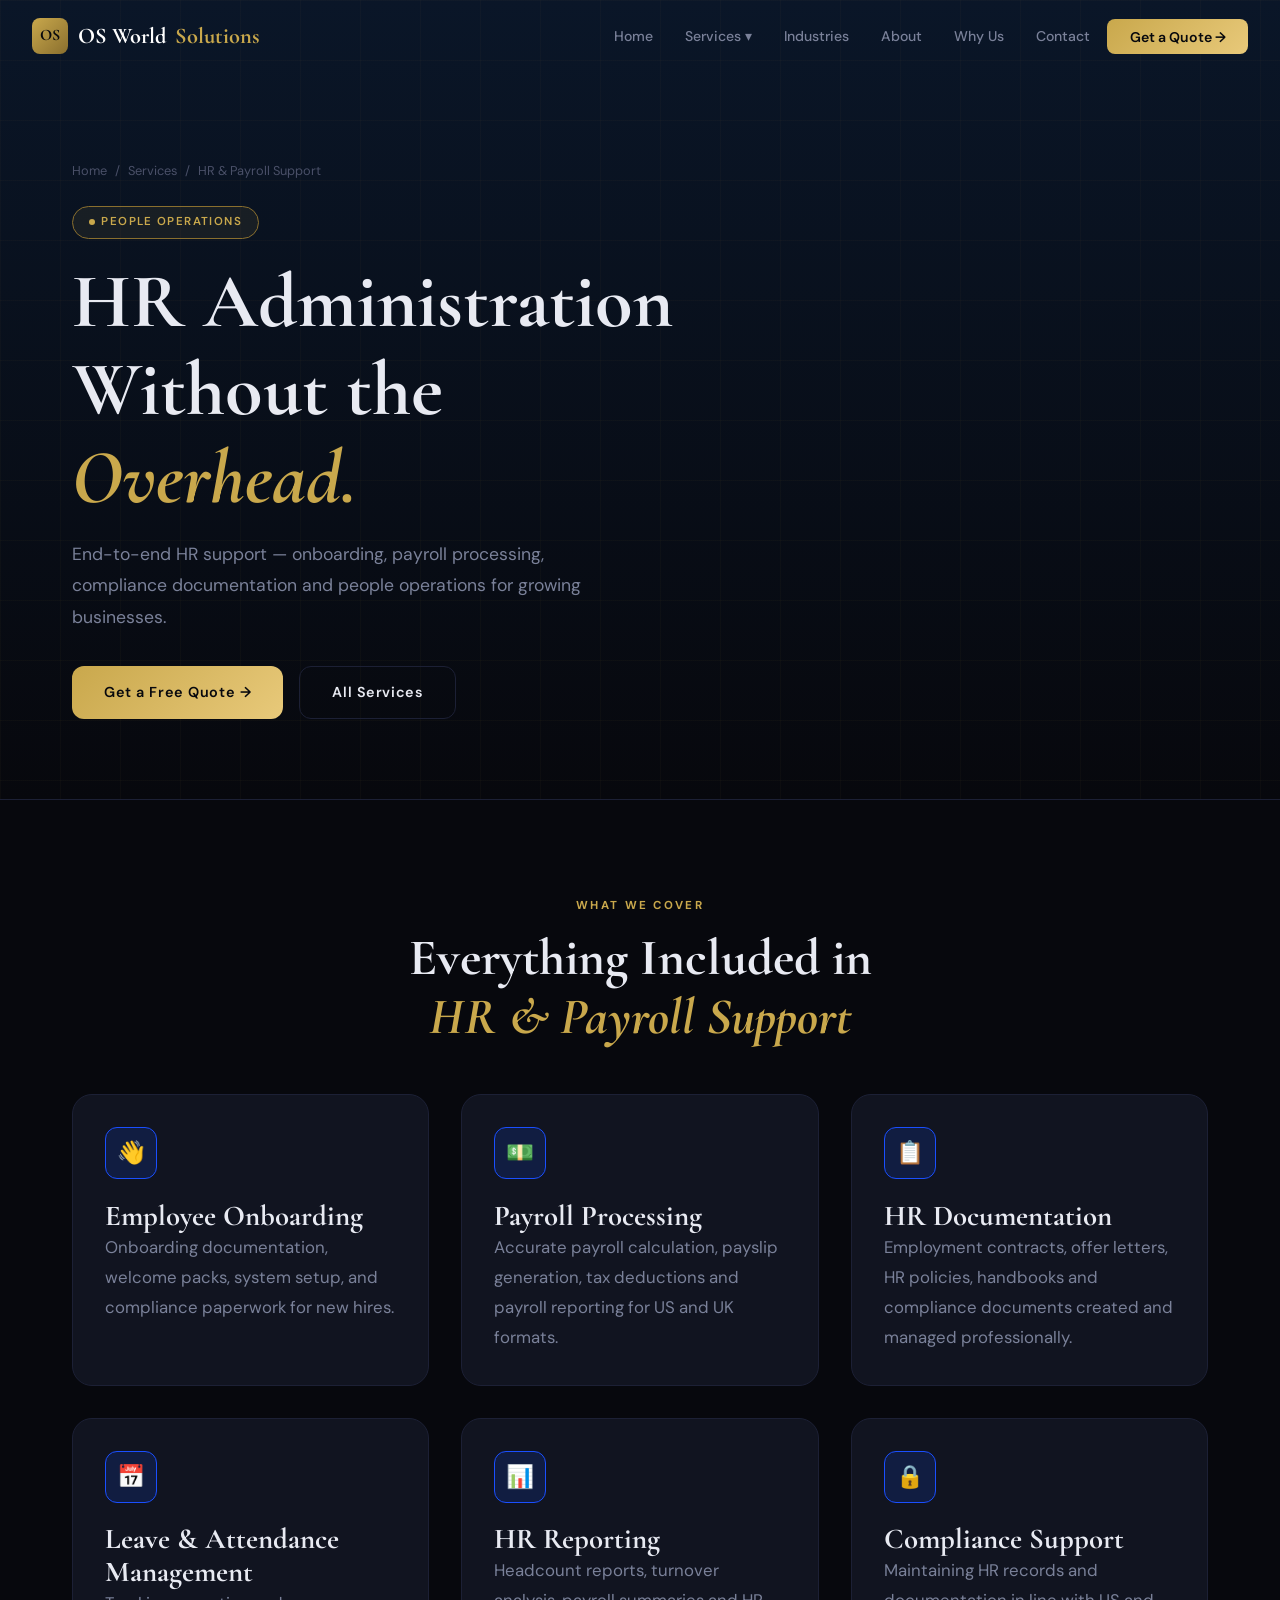
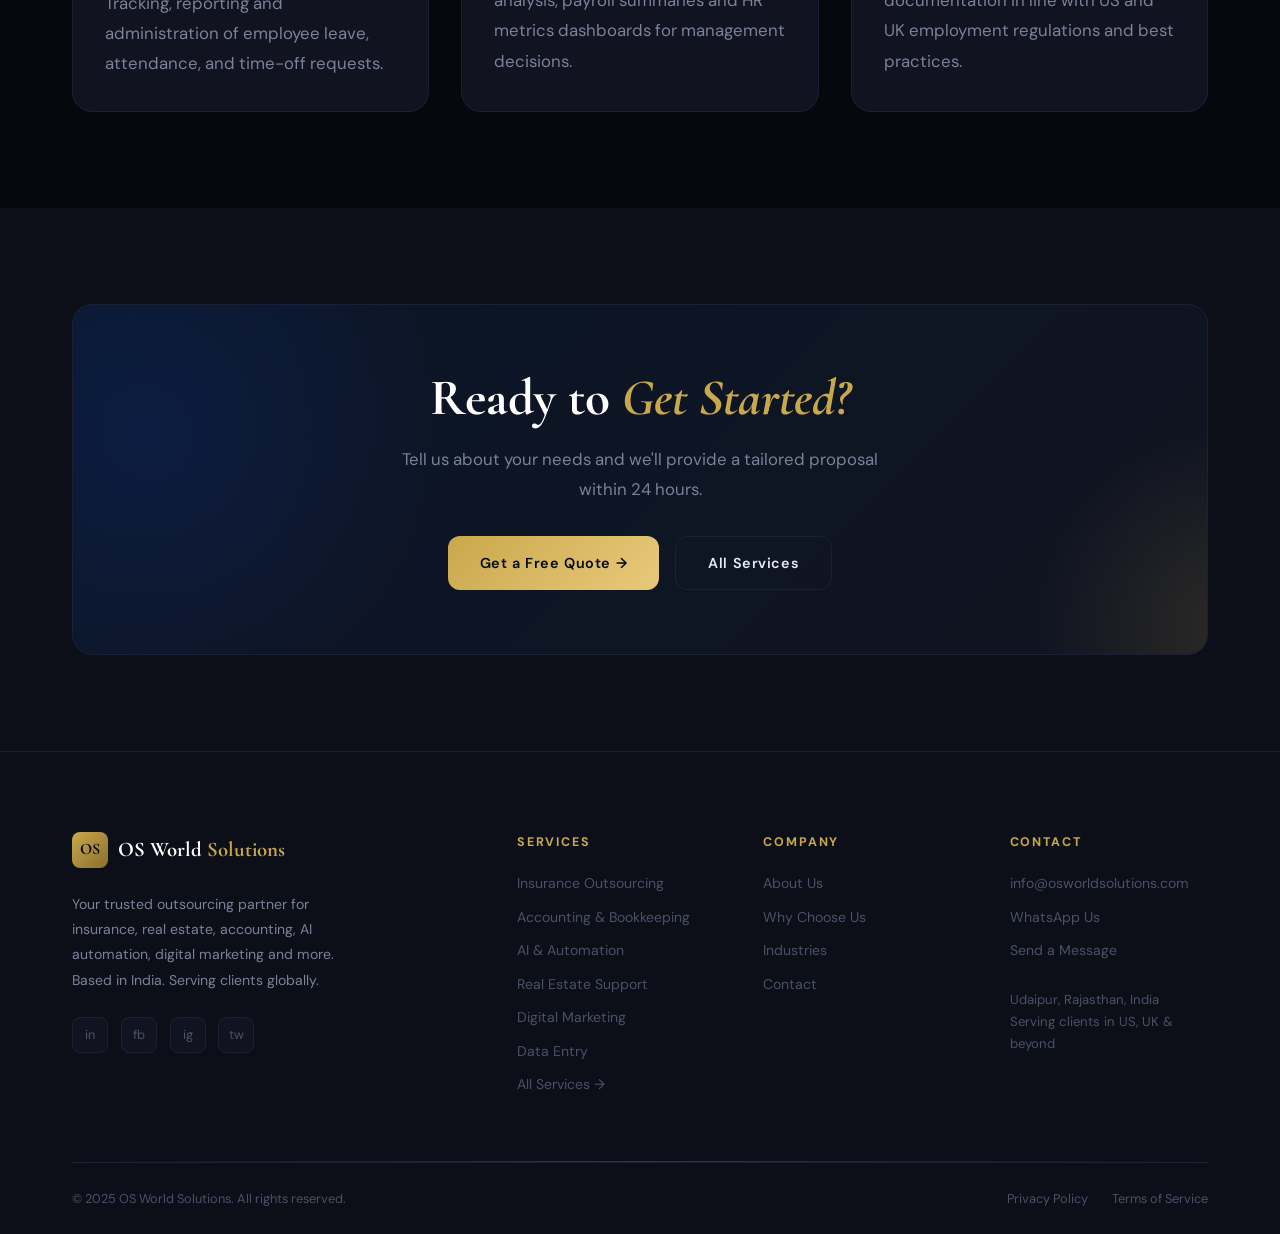
<file: hr-outsourcing.html>
<!DOCTYPE html>
<html lang="en">
<head>
<meta charset="UTF-8"><meta name="viewport" content="width=device-width, initial-scale=1.0">
<title>HR & Payroll Support — OS World Solutions</title>
<link rel="stylesheet" href="styles.css">
</head>
<body>
<nav id="navbar">
  <div class="nav-inner">
    <a href="index.html" class="nav-logo">
      <div class="logo-mark">OS</div>
      OS World <span>Solutions</span>
    </a>
    <ul class="nav-links">
      <li><a href="index.html">Home</a></li>
      <li class="nav-item">
        <a href="services.html">Services ▾</a>
        <div class="mega-menu">
          <div class="mega-cols">
            <div class="mega-col">
              <h5>Back Office & Operations</h5>
              <a href="insurance.html">🛡️ Insurance Outsourcing</a>
              <a href="accounting.html">📊 Accounting & Bookkeeping</a>
              <a href="data-entry.html">🗂️ Data Entry & Processing</a>
              <a href="hr-outsourcing.html">👥 HR & Payroll Support</a>
            </div>
            <div class="mega-col">
              <h5>Growth & Marketing</h5>
              <a href="real-estate.html">🏠 Real Estate Support</a>
              <a href="digital-marketing.html">📣 Digital Marketing</a>
              <a href="seo.html">🔍 SEO Services</a>
              <a href="web-development.html">💻 Website & Development</a>
            </div>
            <div class="mega-col">
              <h5>Technology & Innovation</h5>
              <a href="ai-automation.html">🤖 AI & Automation</a>
              <a href="customer-support.html">🎧 Customer Support</a>
              <a href="services.html">→ View All Services</a>
            </div>
          </div>
        </div>
      </li>
      <li><a href="industries.html">Industries</a></li>
      <li><a href="about.html">About</a></li>
      <li><a href="why-us.html">Why Us</a></li>
      <li><a href="contact.html">Contact</a></li>
      <li><a href="contact.html" class="nav-cta">Get a Quote →</a></li>
    </ul>
    <div class="nav-toggle" id="navToggle">
      <span></span><span></span><span></span>
    </div>
  </div>
</nav>

<section class="page-hero">
  <div class="container page-hero-content">
    <div class="breadcrumb"><a href="index.html">Home</a><span>/</span><a href="services.html">Services</a><span>/</span><span>HR & Payroll Support</span></div>
    <div class="badge">People Operations</div>
    <h1>HR Administration<br>Without the<br><em>Overhead.</em></h1>
    <p style="max-width:560px;margin-top:1rem;font-size:1.1rem">End-to-end HR support — onboarding, payroll processing, compliance documentation and people operations for growing businesses.</p>
    <div style="display:flex;gap:1rem;margin-top:2rem;flex-wrap:wrap">
      <a href="contact.html" class="btn btn-gold">Get a Free Quote &rarr;</a>
      <a href="services.html" class="btn btn-ghost">All Services</a>
    </div>
  </div>
</section>
<section class="section">
  <div class="container">
    <div class="reveal" style="text-align:center;margin-bottom:3rem">
      <span class="section-label">What We Cover</span>
      <h2>Everything Included in<br><em>HR & Payroll Support</em></h2>
    </div>
    <div class="grid-3"><div class="card reveal reveal-delay-1"><div class="card-icon">👋</div><h3>Employee Onboarding</h3><p>Onboarding documentation, welcome packs, system setup, and compliance paperwork for new hires.</p></div><div class="card reveal reveal-delay-2"><div class="card-icon">💵</div><h3>Payroll Processing</h3><p>Accurate payroll calculation, payslip generation, tax deductions and payroll reporting for US and UK formats.</p></div><div class="card reveal reveal-delay-3"><div class="card-icon">📋</div><h3>HR Documentation</h3><p>Employment contracts, offer letters, HR policies, handbooks and compliance documents created and managed professionally.</p></div><div class="card reveal reveal-delay-1"><div class="card-icon">📅</div><h3>Leave & Attendance Management</h3><p>Tracking, reporting and administration of employee leave, attendance, and time-off requests.</p></div><div class="card reveal reveal-delay-2"><div class="card-icon">📊</div><h3>HR Reporting</h3><p>Headcount reports, turnover analysis, payroll summaries and HR metrics dashboards for management decisions.</p></div><div class="card reveal reveal-delay-3"><div class="card-icon">🔒</div><h3>Compliance Support</h3><p>Maintaining HR records and documentation in line with US and UK employment regulations and best practices.</p></div></div>
  </div>
</section>
<section class="section" style="background:var(--black-soft)">
  <div class="container">
    <div class="cta-banner reveal">
      <h2>Ready to <em>Get Started?</em></h2>
      <p>Tell us about your needs and we'll provide a tailored proposal within 24 hours.</p>
      <div class="btns">
        <a href="contact.html" class="btn btn-gold">Get a Free Quote &rarr;</a>
        <a href="services.html" class="btn btn-ghost">All Services</a>
      </div>
    </div>
  </div>
</section>
<footer>
  <div class="container">
    <div class="footer-grid">
      <div class="footer-brand">
        <a href="index.html" class="nav-logo" style="text-decoration:none;display:inline-flex;align-items:center;gap:0.6rem;margin-bottom:0.5rem">
          <div class="logo-mark">OS</div>
          <span style="font-family:'Cormorant Garamond',serif;font-size:1.3rem;font-weight:700;color:var(--white)">OS World <span style="color:var(--gold)">Solutions</span></span>
        </a>
        <p>Your trusted outsourcing partner for insurance, real estate, accounting, AI automation, digital marketing and more. Based in India. Serving clients globally.</p>
        <div class="footer-social">
          <a href="#" class="social-btn">in</a>
          <a href="#" class="social-btn">fb</a>
          <a href="#" class="social-btn">ig</a>
          <a href="#" class="social-btn">tw</a>
        </div>
      </div>
      <div class="footer-col">
        <h5>Services</h5>
        <ul class="footer-links">
          <li><a href="insurance.html">Insurance Outsourcing</a></li>
          <li><a href="accounting.html">Accounting & Bookkeeping</a></li>
          <li><a href="ai-automation.html">AI & Automation</a></li>
          <li><a href="real-estate.html">Real Estate Support</a></li>
          <li><a href="digital-marketing.html">Digital Marketing</a></li>
          <li><a href="data-entry.html">Data Entry</a></li>
          <li><a href="services.html">All Services →</a></li>
        </ul>
      </div>
      <div class="footer-col">
        <h5>Company</h5>
        <ul class="footer-links">
          <li><a href="about.html">About Us</a></li>
          <li><a href="why-us.html">Why Choose Us</a></li>
          <li><a href="industries.html">Industries</a></li>
          <li><a href="contact.html">Contact</a></li>
        </ul>
      </div>
      <div class="footer-col">
        <h5>Contact</h5>
        <ul class="footer-links">
          <li><a href="mailto:info@osworldsolutions.com">info@osworldsolutions.com</a></li>
          <li><a href="#">WhatsApp Us</a></li>
          <li><a href="contact.html">Send a Message</a></li>
          <li style="margin-top:1rem;color:var(--text-dim);font-size:0.82rem;">Udaipur, Rajasthan, India<br>Serving clients in US, UK & beyond</li>
        </ul>
      </div>
    </div>
    <div class="divider"></div>
    <div class="footer-bottom">
      <p>© 2025 OS World Solutions. All rights reserved.</p>
      <div class="footer-bottom-links">
        <a href="#">Privacy Policy</a>
        <a href="#">Terms of Service</a>
      </div>
    </div>
  </div>
</footer>

<script src="nav.js"></script>
</body>
</html>
</file>
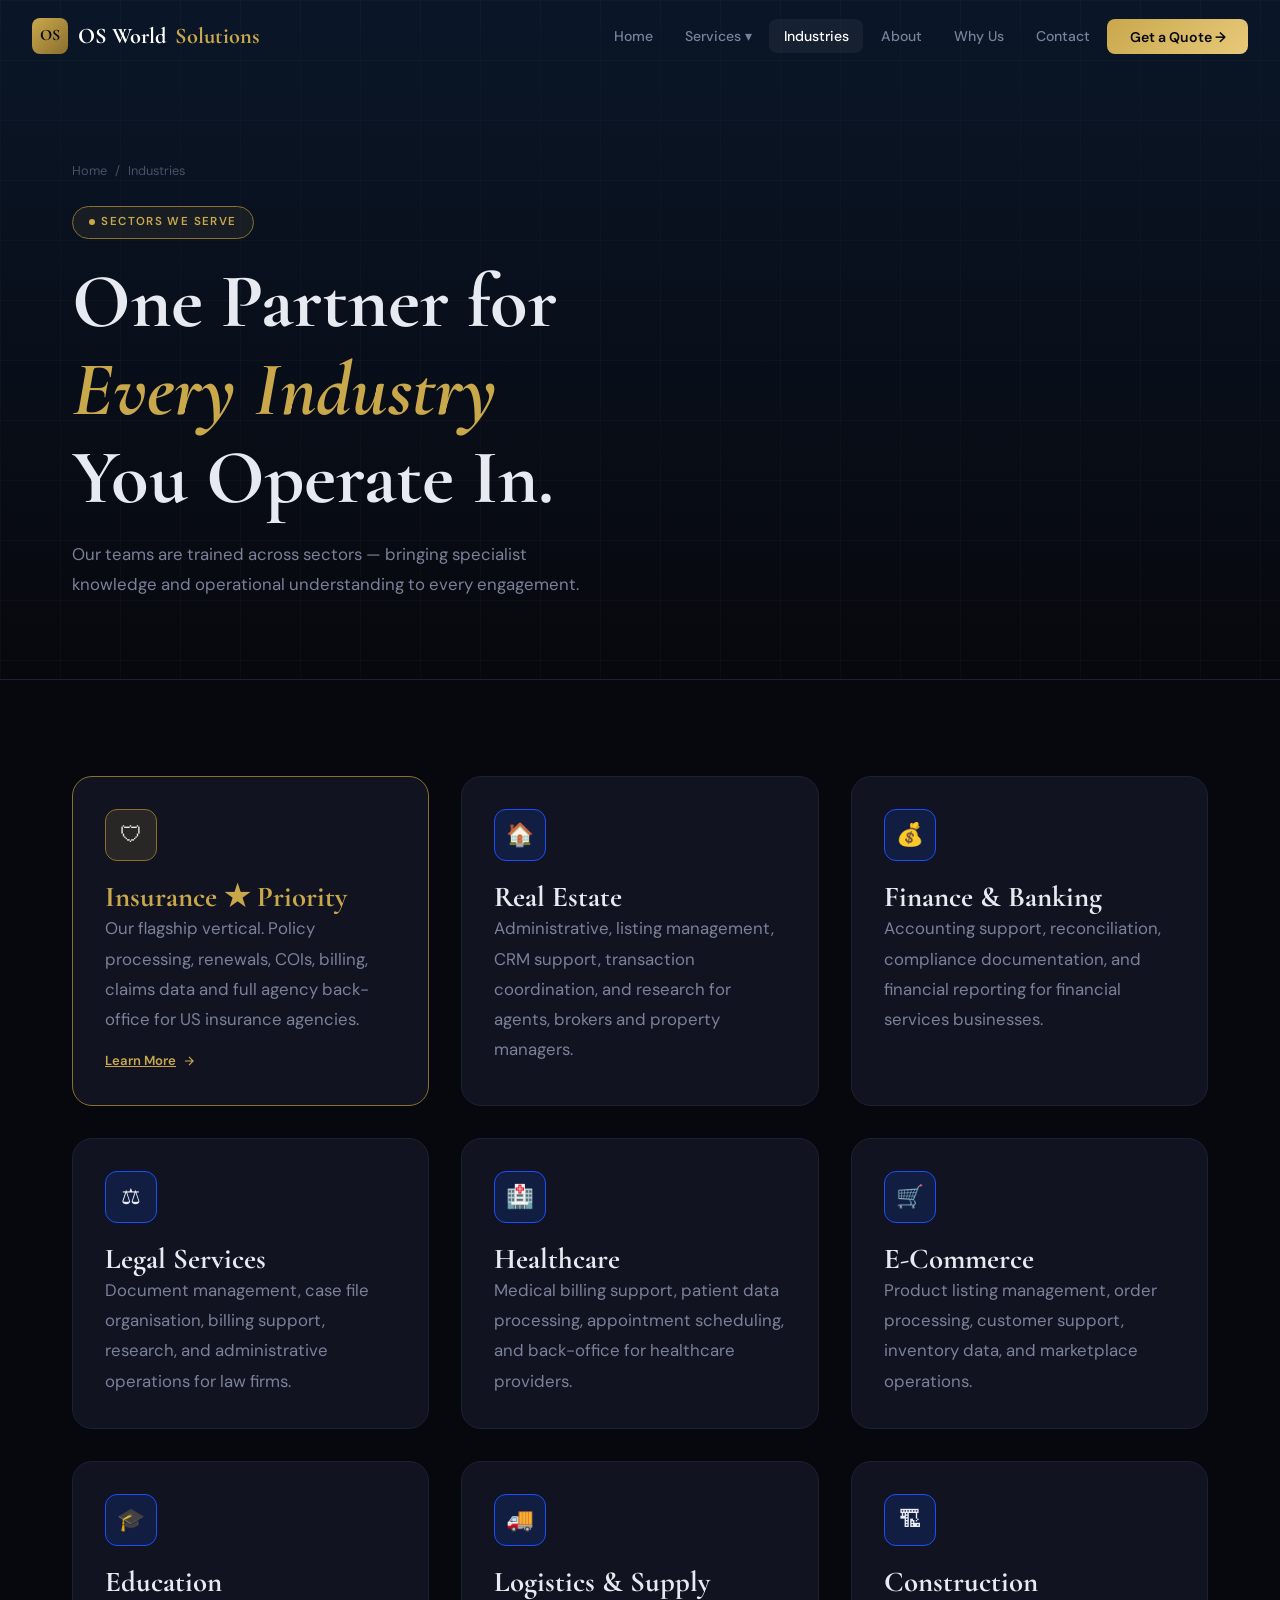
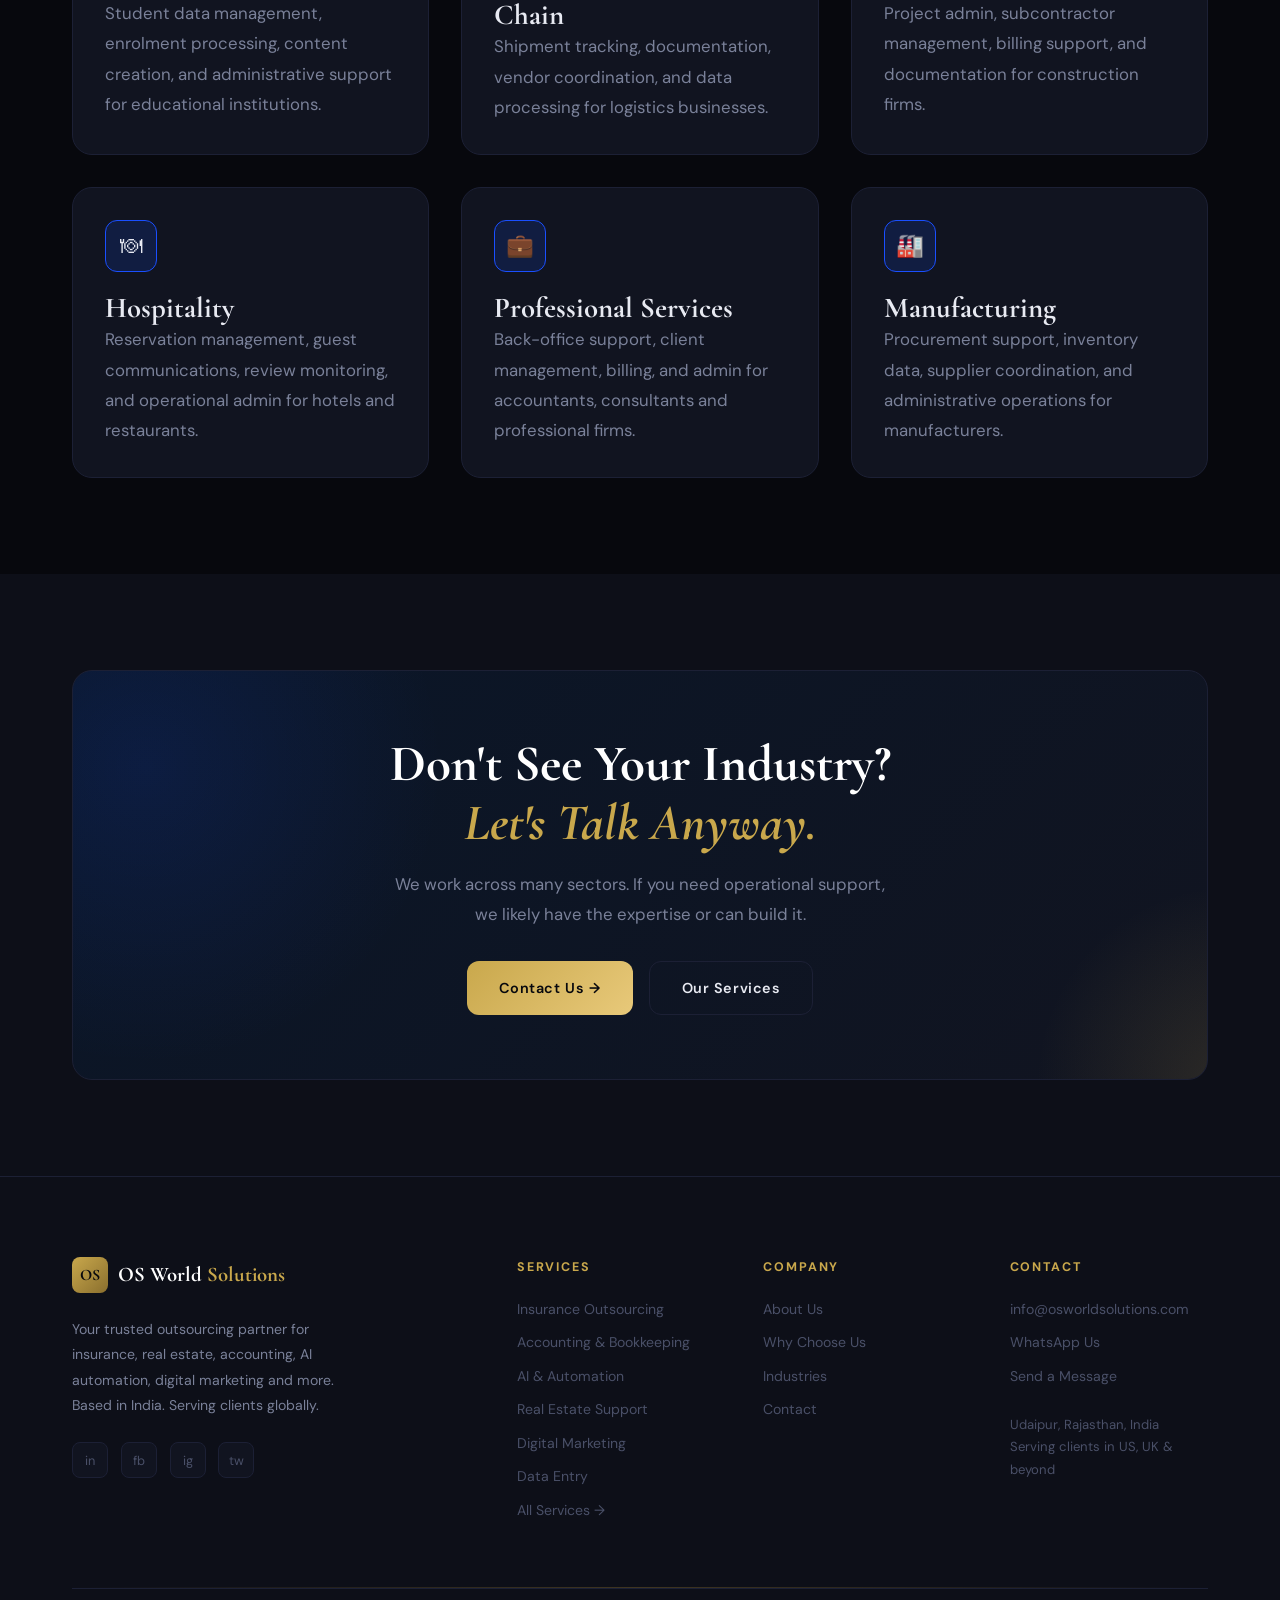
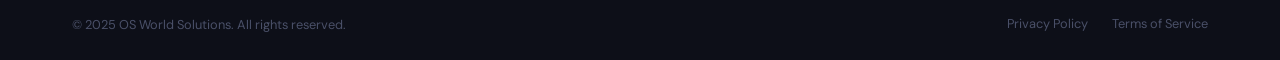
<file: industries.html>
<!DOCTYPE html>
<html lang="en">
<head>
<meta charset="UTF-8"><meta name="viewport" content="width=device-width, initial-scale=1.0">
<title>Industries We Serve — OS World Solutions</title>
<link rel="stylesheet" href="styles.css">
</head>
<body>
<nav id="navbar">
  <div class="nav-inner">
    <a href="index.html" class="nav-logo">
      <div class="logo-mark">OS</div>
      OS World <span>Solutions</span>
    </a>
    <ul class="nav-links">
      <li><a href="index.html">Home</a></li>
      <li class="nav-item">
        <a href="services.html">Services ▾</a>
        <div class="mega-menu">
          <div class="mega-cols">
            <div class="mega-col">
              <h5>Back Office & Operations</h5>
              <a href="insurance.html">🛡️ Insurance Outsourcing</a>
              <a href="accounting.html">📊 Accounting & Bookkeeping</a>
              <a href="data-entry.html">🗂️ Data Entry & Processing</a>
              <a href="hr-outsourcing.html">👥 HR & Payroll Support</a>
            </div>
            <div class="mega-col">
              <h5>Growth & Marketing</h5>
              <a href="real-estate.html">🏠 Real Estate Support</a>
              <a href="digital-marketing.html">📣 Digital Marketing</a>
              <a href="seo.html">🔍 SEO Services</a>
              <a href="web-development.html">💻 Website & Development</a>
            </div>
            <div class="mega-col">
              <h5>Technology & Innovation</h5>
              <a href="ai-automation.html">🤖 AI & Automation</a>
              <a href="customer-support.html">🎧 Customer Support</a>
              <a href="services.html">→ View All Services</a>
            </div>
          </div>
        </div>
      </li>
      <li><a href="industries.html">Industries</a></li>
      <li><a href="about.html">About</a></li>
      <li><a href="why-us.html">Why Us</a></li>
      <li><a href="contact.html">Contact</a></li>
      <li><a href="contact.html" class="nav-cta">Get a Quote →</a></li>
    </ul>
    <div class="nav-toggle" id="navToggle">
      <span></span><span></span><span></span>
    </div>
  </div>
</nav>

<section class="page-hero">
  <div class="container page-hero-content">
    <div class="breadcrumb"><a href="index.html">Home</a><span>/</span><span>Industries</span></div>
    <div class="badge">Sectors We Serve</div>
    <h1>One Partner for<br><em>Every Industry</em><br>You Operate In.</h1>
    <p style="max-width:540px;margin-top:1rem">Our teams are trained across sectors &mdash; bringing specialist knowledge and operational understanding to every engagement.</p>
  </div>
</section>
<section class="section">
  <div class="container">
    <div class="grid-3"><div class="card reveal reveal-delay-1" style="border-color:var(--gold-dark)"><div class="card-icon" style="background:rgba(201,168,76,0.12);border-color:var(--gold-dark)">&#128737;</div><h3 style="color:var(--gold)">Insurance ★ Priority</h3><p>Our flagship vertical. Policy processing, renewals, COIs, billing, claims data and full agency back-office for US insurance agencies.</p><a href="insurance.html" class="service-link" style="margin-top:1rem;display:flex">Learn More <svg viewBox="0 0 24 24" fill="none" stroke="currentColor" stroke-width="2" width="14"><path d="M5 12h14M12 5l7 7-7 7"/></svg></a></div>
<div class="card reveal reveal-delay-2"><div class="card-icon">&#127968;</div><h3>Real Estate</h3><p>Administrative, listing management, CRM support, transaction coordination, and research for agents, brokers and property managers.</p></div>
<div class="card reveal reveal-delay-3"><div class="card-icon">&#128176;</div><h3>Finance & Banking</h3><p>Accounting support, reconciliation, compliance documentation, and financial reporting for financial services businesses.</p></div>
<div class="card reveal reveal-delay-1"><div class="card-icon">&#9878;</div><h3>Legal Services</h3><p>Document management, case file organisation, billing support, research, and administrative operations for law firms.</p></div>
<div class="card reveal reveal-delay-2"><div class="card-icon">&#127973;</div><h3>Healthcare</h3><p>Medical billing support, patient data processing, appointment scheduling, and back-office for healthcare providers.</p></div>
<div class="card reveal reveal-delay-3"><div class="card-icon">&#128722;</div><h3>E-Commerce</h3><p>Product listing management, order processing, customer support, inventory data, and marketplace operations.</p></div>
<div class="card reveal reveal-delay-1"><div class="card-icon">&#127891;</div><h3>Education</h3><p>Student data management, enrolment processing, content creation, and administrative support for educational institutions.</p></div>
<div class="card reveal reveal-delay-2"><div class="card-icon">&#128666;</div><h3>Logistics & Supply Chain</h3><p>Shipment tracking, documentation, vendor coordination, and data processing for logistics businesses.</p></div>
<div class="card reveal reveal-delay-3"><div class="card-icon">&#127959;</div><h3>Construction</h3><p>Project admin, subcontractor management, billing support, and documentation for construction firms.</p></div>
<div class="card reveal reveal-delay-1"><div class="card-icon">&#127869;</div><h3>Hospitality</h3><p>Reservation management, guest communications, review monitoring, and operational admin for hotels and restaurants.</p></div>
<div class="card reveal reveal-delay-2"><div class="card-icon">&#128188;</div><h3>Professional Services</h3><p>Back-office support, client management, billing, and admin for accountants, consultants and professional firms.</p></div>
<div class="card reveal reveal-delay-3"><div class="card-icon">&#127981;</div><h3>Manufacturing</h3><p>Procurement support, inventory data, supplier coordination, and administrative operations for manufacturers.</p></div>
</div>
  </div>
</section>
<section class="section" style="background:var(--black-soft)">
  <div class="container">
    <div class="cta-banner reveal">
      <h2>Don't See Your Industry?<br><em>Let's Talk Anyway.</em></h2>
      <p>We work across many sectors. If you need operational support, we likely have the expertise or can build it.</p>
      <div class="btns"><a href="contact.html" class="btn btn-gold">Contact Us &rarr;</a><a href="services.html" class="btn btn-ghost">Our Services</a></div>
    </div>
  </div>
</section>
<footer>
  <div class="container">
    <div class="footer-grid">
      <div class="footer-brand">
        <a href="index.html" class="nav-logo" style="text-decoration:none;display:inline-flex;align-items:center;gap:0.6rem;margin-bottom:0.5rem">
          <div class="logo-mark">OS</div>
          <span style="font-family:'Cormorant Garamond',serif;font-size:1.3rem;font-weight:700;color:var(--white)">OS World <span style="color:var(--gold)">Solutions</span></span>
        </a>
        <p>Your trusted outsourcing partner for insurance, real estate, accounting, AI automation, digital marketing and more. Based in India. Serving clients globally.</p>
        <div class="footer-social">
          <a href="#" class="social-btn">in</a>
          <a href="#" class="social-btn">fb</a>
          <a href="#" class="social-btn">ig</a>
          <a href="#" class="social-btn">tw</a>
        </div>
      </div>
      <div class="footer-col">
        <h5>Services</h5>
        <ul class="footer-links">
          <li><a href="insurance.html">Insurance Outsourcing</a></li>
          <li><a href="accounting.html">Accounting & Bookkeeping</a></li>
          <li><a href="ai-automation.html">AI & Automation</a></li>
          <li><a href="real-estate.html">Real Estate Support</a></li>
          <li><a href="digital-marketing.html">Digital Marketing</a></li>
          <li><a href="data-entry.html">Data Entry</a></li>
          <li><a href="services.html">All Services →</a></li>
        </ul>
      </div>
      <div class="footer-col">
        <h5>Company</h5>
        <ul class="footer-links">
          <li><a href="about.html">About Us</a></li>
          <li><a href="why-us.html">Why Choose Us</a></li>
          <li><a href="industries.html">Industries</a></li>
          <li><a href="contact.html">Contact</a></li>
        </ul>
      </div>
      <div class="footer-col">
        <h5>Contact</h5>
        <ul class="footer-links">
          <li><a href="mailto:info@osworldsolutions.com">info@osworldsolutions.com</a></li>
          <li><a href="#">WhatsApp Us</a></li>
          <li><a href="contact.html">Send a Message</a></li>
          <li style="margin-top:1rem;color:var(--text-dim);font-size:0.82rem;">Udaipur, Rajasthan, India<br>Serving clients in US, UK & beyond</li>
        </ul>
      </div>
    </div>
    <div class="divider"></div>
    <div class="footer-bottom">
      <p>© 2025 OS World Solutions. All rights reserved.</p>
      <div class="footer-bottom-links">
        <a href="#">Privacy Policy</a>
        <a href="#">Terms of Service</a>
      </div>
    </div>
  </div>
</footer>

<script src="nav.js"></script>
</body>
</html>
</file>
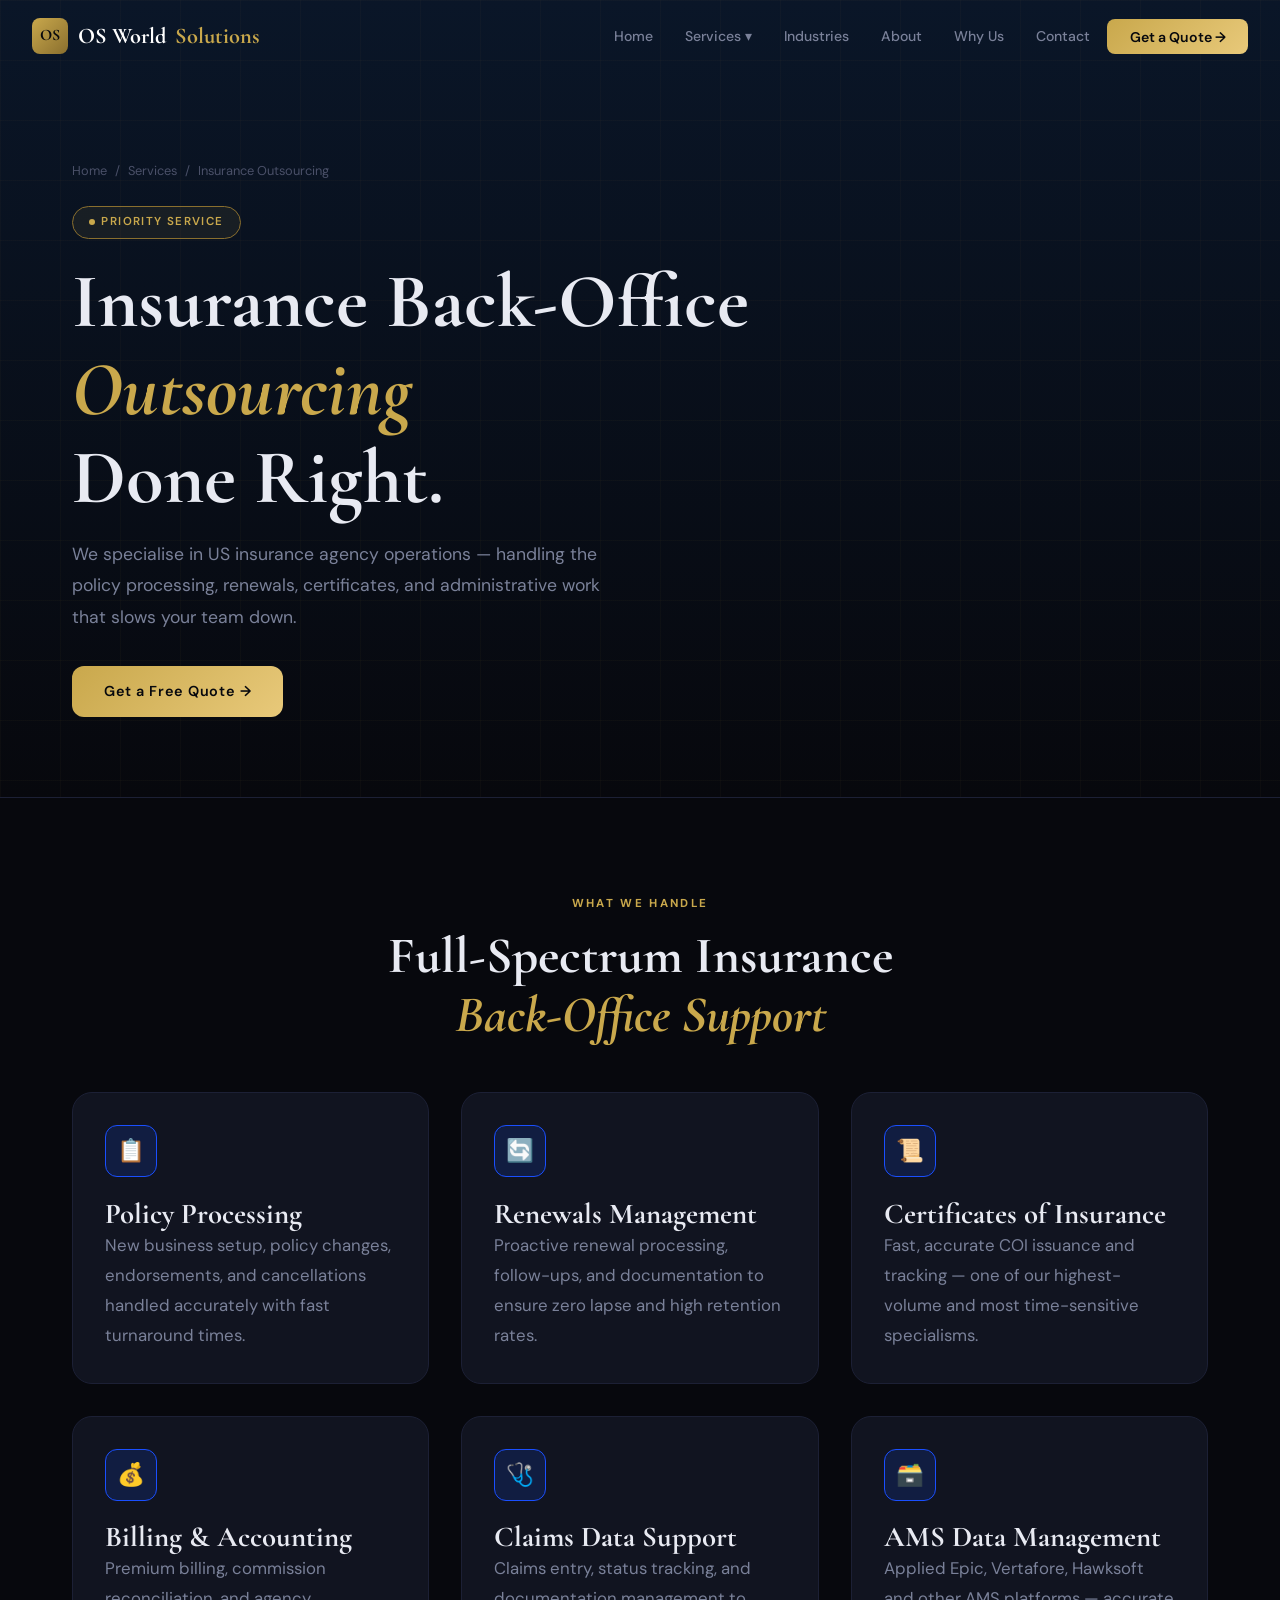
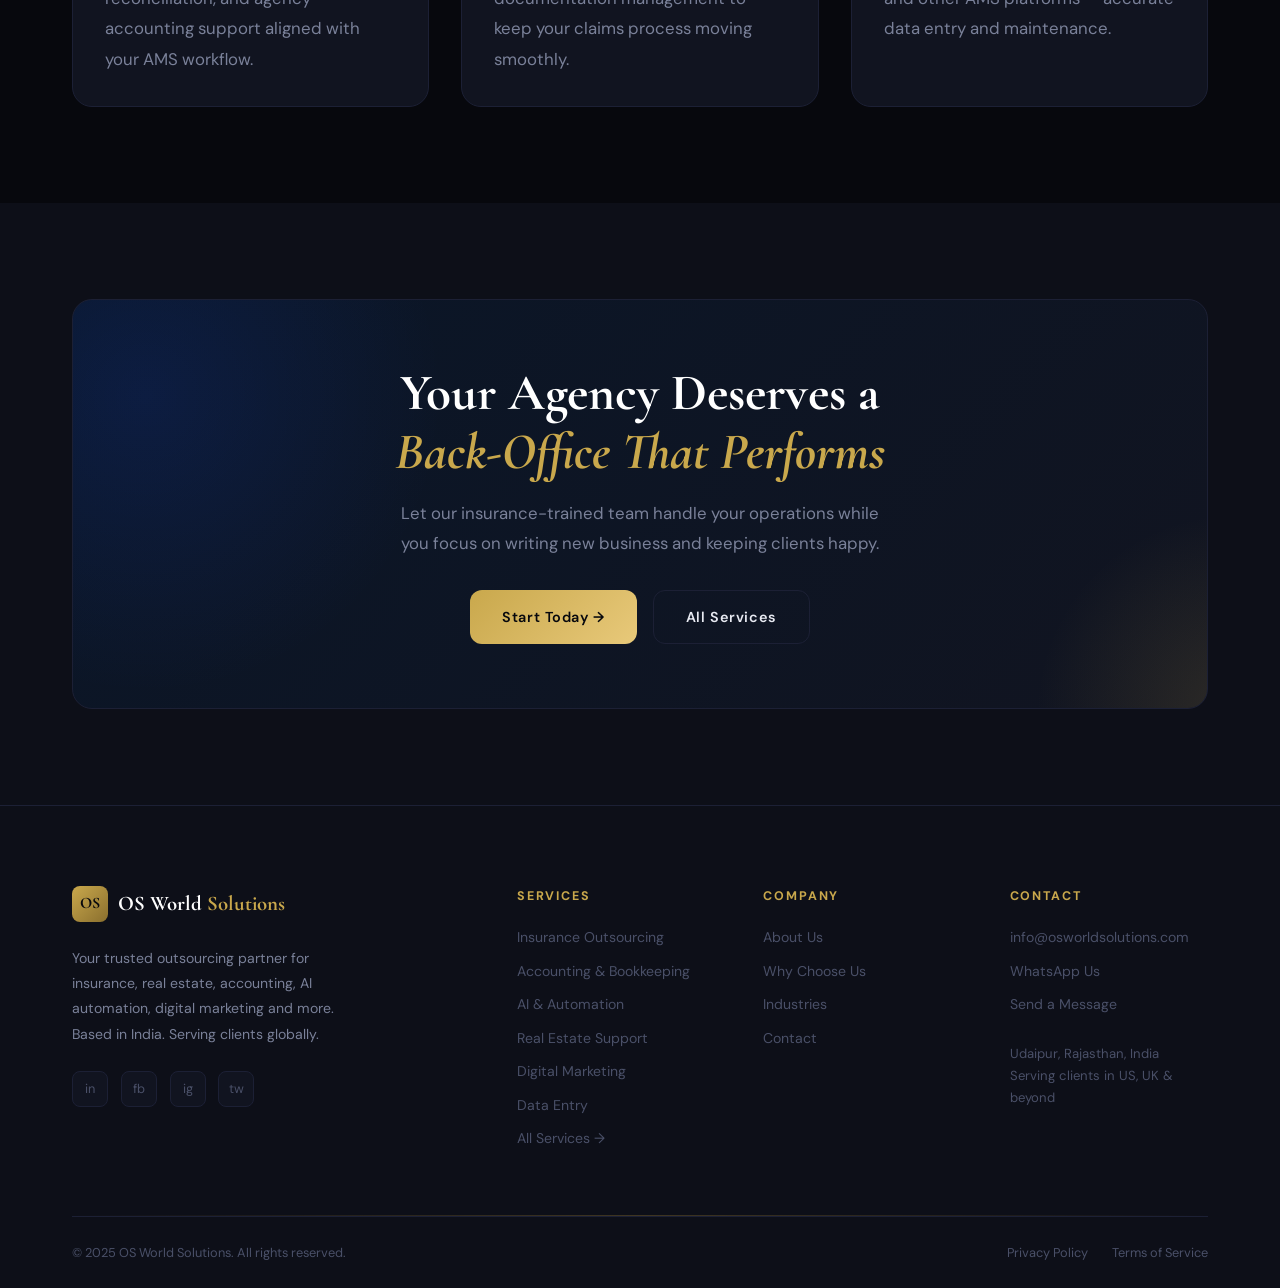
<file: insurance.html>
<!DOCTYPE html>
<html lang="en">
<head>
<meta charset="UTF-8"><meta name="viewport" content="width=device-width, initial-scale=1.0">
<title>Insurance Outsourcing — OS World Solutions</title>
<link rel="stylesheet" href="styles.css">
</head>
<body>
<nav id="navbar">
  <div class="nav-inner">
    <a href="index.html" class="nav-logo">
      <div class="logo-mark">OS</div>
      OS World <span>Solutions</span>
    </a>
    <ul class="nav-links">
      <li><a href="index.html">Home</a></li>
      <li class="nav-item">
        <a href="services.html">Services ▾</a>
        <div class="mega-menu">
          <div class="mega-cols">
            <div class="mega-col">
              <h5>Back Office & Operations</h5>
              <a href="insurance.html">🛡️ Insurance Outsourcing</a>
              <a href="accounting.html">📊 Accounting & Bookkeeping</a>
              <a href="data-entry.html">🗂️ Data Entry & Processing</a>
              <a href="hr-outsourcing.html">👥 HR & Payroll Support</a>
            </div>
            <div class="mega-col">
              <h5>Growth & Marketing</h5>
              <a href="real-estate.html">🏠 Real Estate Support</a>
              <a href="digital-marketing.html">📣 Digital Marketing</a>
              <a href="seo.html">🔍 SEO Services</a>
              <a href="web-development.html">💻 Website & Development</a>
            </div>
            <div class="mega-col">
              <h5>Technology & Innovation</h5>
              <a href="ai-automation.html">🤖 AI & Automation</a>
              <a href="customer-support.html">🎧 Customer Support</a>
              <a href="services.html">→ View All Services</a>
            </div>
          </div>
        </div>
      </li>
      <li><a href="industries.html">Industries</a></li>
      <li><a href="about.html">About</a></li>
      <li><a href="why-us.html">Why Us</a></li>
      <li><a href="contact.html">Contact</a></li>
      <li><a href="contact.html" class="nav-cta">Get a Quote →</a></li>
    </ul>
    <div class="nav-toggle" id="navToggle">
      <span></span><span></span><span></span>
    </div>
  </div>
</nav>
<section class="page-hero">
  <div class="container page-hero-content">
    <div class="breadcrumb"><a href="index.html">Home</a><span>/</span><a href="services.html">Services</a><span>/</span><span>Insurance Outsourcing</span></div>
    <div class="badge">Priority Service</div>
    <h1>Insurance Back-Office<br><em>Outsourcing</em><br>Done Right.</h1>
    <p style="max-width:560px;margin-top:1rem;font-size:1.1rem">We specialise in US insurance agency operations — handling the policy processing, renewals, certificates, and administrative work that slows your team down.</p>
    <div style="display:flex;gap:1rem;margin-top:2rem;flex-wrap:wrap">
      <a href="contact.html" class="btn btn-gold">Get a Free Quote →</a>
    </div>
  </div>
</section>

<section class="section">
  <div class="container">
    <div class="reveal" style="text-align:center;margin-bottom:3rem">
      <span class="section-label">What We Handle</span>
      <h2>Full-Spectrum Insurance<br><em>Back-Office Support</em></h2>
    </div>
    <div class="grid-3">
      <div class="card reveal reveal-delay-1"><div class="card-icon">📋</div><h3>Policy Processing</h3><p>New business setup, policy changes, endorsements, and cancellations handled accurately with fast turnaround times.</p></div>
      <div class="card reveal reveal-delay-2"><div class="card-icon">🔄</div><h3>Renewals Management</h3><p>Proactive renewal processing, follow-ups, and documentation to ensure zero lapse and high retention rates.</p></div>
      <div class="card reveal reveal-delay-3"><div class="card-icon">📜</div><h3>Certificates of Insurance</h3><p>Fast, accurate COI issuance and tracking — one of our highest-volume and most time-sensitive specialisms.</p></div>
      <div class="card reveal reveal-delay-1"><div class="card-icon">💰</div><h3>Billing & Accounting</h3><p>Premium billing, commission reconciliation, and agency accounting support aligned with your AMS workflow.</p></div>
      <div class="card reveal reveal-delay-2"><div class="card-icon">🩺</div><h3>Claims Data Support</h3><p>Claims entry, status tracking, and documentation management to keep your claims process moving smoothly.</p></div>
      <div class="card reveal reveal-delay-3"><div class="card-icon">🗃️</div><h3>AMS Data Management</h3><p>Applied Epic, Vertafore, Hawksoft and other AMS platforms — accurate data entry and maintenance.</p></div>
    </div>
  </div>
</section>

<section class="section" style="background:var(--black-soft)">
  <div class="container">
    <div class="cta-banner reveal">
      <h2>Your Agency Deserves a<br><em>Back-Office That Performs</em></h2>
      <p>Let our insurance-trained team handle your operations while you focus on writing new business and keeping clients happy.</p>
      <div class="btns"><a href="contact.html" class="btn btn-gold">Start Today →</a><a href="services.html" class="btn btn-ghost">All Services</a></div>
    </div>
  </div>
</section>
<footer>
  <div class="container">
    <div class="footer-grid">
      <div class="footer-brand">
        <a href="index.html" class="nav-logo" style="text-decoration:none;display:inline-flex;align-items:center;gap:0.6rem;margin-bottom:0.5rem">
          <div class="logo-mark">OS</div>
          <span style="font-family:'Cormorant Garamond',serif;font-size:1.3rem;font-weight:700;color:var(--white)">OS World <span style="color:var(--gold)">Solutions</span></span>
        </a>
        <p>Your trusted outsourcing partner for insurance, real estate, accounting, AI automation, digital marketing and more. Based in India. Serving clients globally.</p>
        <div class="footer-social">
          <a href="#" class="social-btn">in</a>
          <a href="#" class="social-btn">fb</a>
          <a href="#" class="social-btn">ig</a>
          <a href="#" class="social-btn">tw</a>
        </div>
      </div>
      <div class="footer-col">
        <h5>Services</h5>
        <ul class="footer-links">
          <li><a href="insurance.html">Insurance Outsourcing</a></li>
          <li><a href="accounting.html">Accounting & Bookkeeping</a></li>
          <li><a href="ai-automation.html">AI & Automation</a></li>
          <li><a href="real-estate.html">Real Estate Support</a></li>
          <li><a href="digital-marketing.html">Digital Marketing</a></li>
          <li><a href="data-entry.html">Data Entry</a></li>
          <li><a href="services.html">All Services →</a></li>
        </ul>
      </div>
      <div class="footer-col">
        <h5>Company</h5>
        <ul class="footer-links">
          <li><a href="about.html">About Us</a></li>
          <li><a href="why-us.html">Why Choose Us</a></li>
          <li><a href="industries.html">Industries</a></li>
          <li><a href="contact.html">Contact</a></li>
        </ul>
      </div>
      <div class="footer-col">
        <h5>Contact</h5>
        <ul class="footer-links">
          <li><a href="mailto:info@osworldsolutions.com">info@osworldsolutions.com</a></li>
          <li><a href="#">WhatsApp Us</a></li>
          <li><a href="contact.html">Send a Message</a></li>
          <li style="margin-top:1rem;color:var(--text-dim);font-size:0.82rem;">Udaipur, Rajasthan, India<br>Serving clients in US, UK & beyond</li>
        </ul>
      </div>
    </div>
    <div class="divider"></div>
    <div class="footer-bottom">
      <p>© 2025 OS World Solutions. All rights reserved.</p>
      <div class="footer-bottom-links">
        <a href="#">Privacy Policy</a>
        <a href="#">Terms of Service</a>
      </div>
    </div>
  </div>
</footer>
<script src="nav.js"></script>
</body>
</html>
</file>
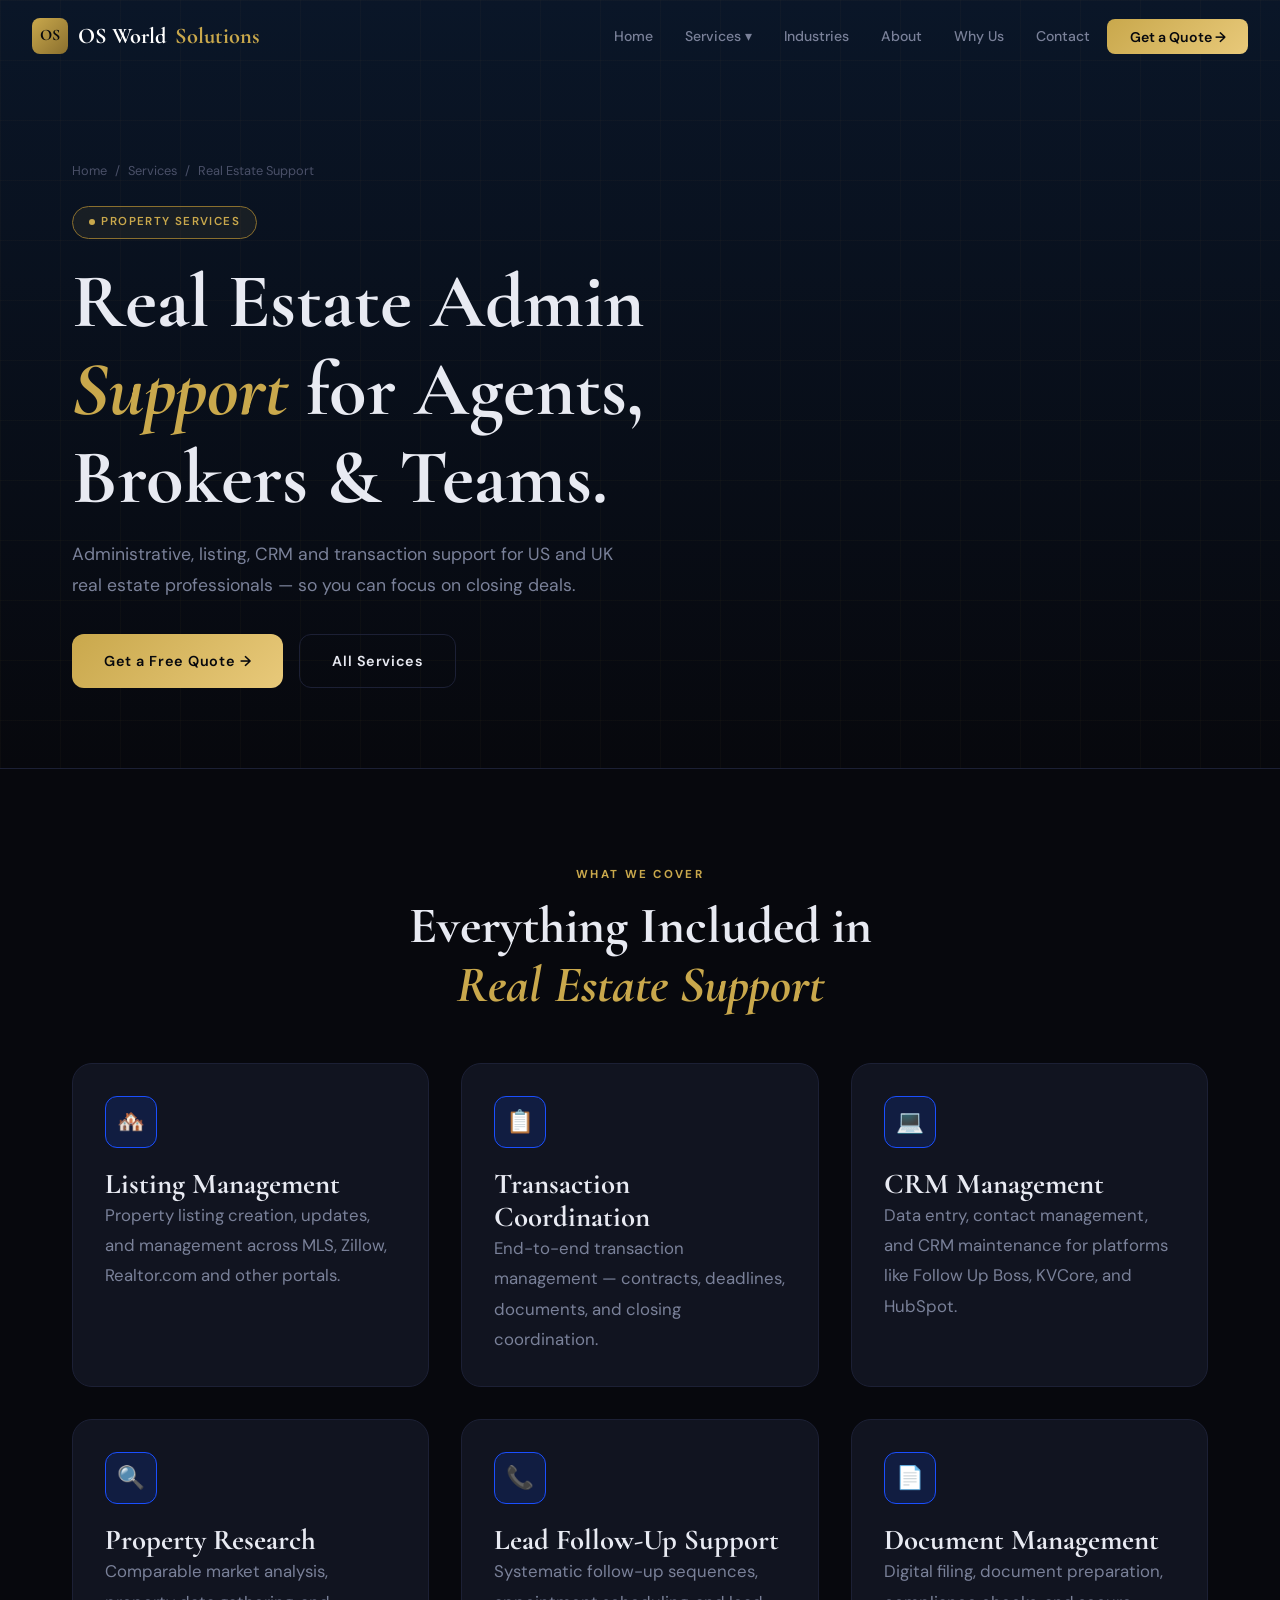
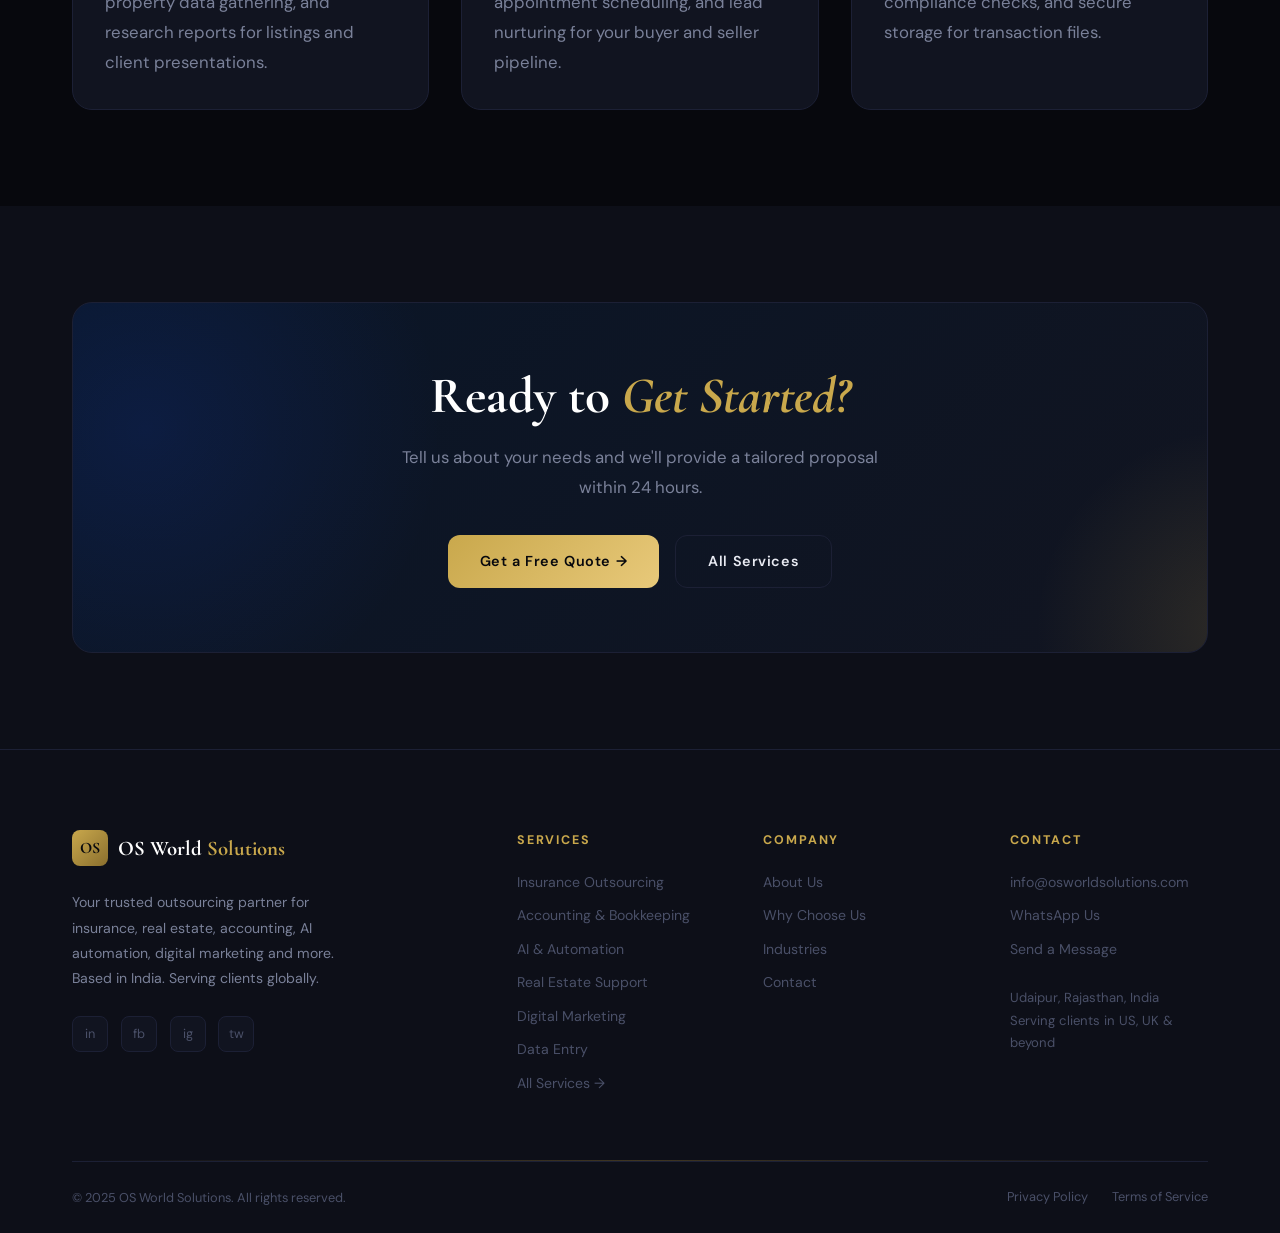
<file: real-estate.html>
<!DOCTYPE html>
<html lang="en">
<head>
<meta charset="UTF-8"><meta name="viewport" content="width=device-width, initial-scale=1.0">
<title>Real Estate Support — OS World Solutions</title>
<link rel="stylesheet" href="styles.css">
</head>
<body>
<nav id="navbar">
  <div class="nav-inner">
    <a href="index.html" class="nav-logo">
      <div class="logo-mark">OS</div>
      OS World <span>Solutions</span>
    </a>
    <ul class="nav-links">
      <li><a href="index.html">Home</a></li>
      <li class="nav-item">
        <a href="services.html">Services ▾</a>
        <div class="mega-menu">
          <div class="mega-cols">
            <div class="mega-col">
              <h5>Back Office & Operations</h5>
              <a href="insurance.html">🛡️ Insurance Outsourcing</a>
              <a href="accounting.html">📊 Accounting & Bookkeeping</a>
              <a href="data-entry.html">🗂️ Data Entry & Processing</a>
              <a href="hr-outsourcing.html">👥 HR & Payroll Support</a>
            </div>
            <div class="mega-col">
              <h5>Growth & Marketing</h5>
              <a href="real-estate.html">🏠 Real Estate Support</a>
              <a href="digital-marketing.html">📣 Digital Marketing</a>
              <a href="seo.html">🔍 SEO Services</a>
              <a href="web-development.html">💻 Website & Development</a>
            </div>
            <div class="mega-col">
              <h5>Technology & Innovation</h5>
              <a href="ai-automation.html">🤖 AI & Automation</a>
              <a href="customer-support.html">🎧 Customer Support</a>
              <a href="services.html">→ View All Services</a>
            </div>
          </div>
        </div>
      </li>
      <li><a href="industries.html">Industries</a></li>
      <li><a href="about.html">About</a></li>
      <li><a href="why-us.html">Why Us</a></li>
      <li><a href="contact.html">Contact</a></li>
      <li><a href="contact.html" class="nav-cta">Get a Quote →</a></li>
    </ul>
    <div class="nav-toggle" id="navToggle">
      <span></span><span></span><span></span>
    </div>
  </div>
</nav>

<section class="page-hero">
  <div class="container page-hero-content">
    <div class="breadcrumb"><a href="index.html">Home</a><span>/</span><a href="services.html">Services</a><span>/</span><span>Real Estate Support</span></div>
    <div class="badge">Property Services</div>
    <h1>Real Estate Admin<br><em>Support</em> for Agents,<br>Brokers & Teams.</h1>
    <p style="max-width:560px;margin-top:1rem;font-size:1.1rem">Administrative, listing, CRM and transaction support for US and UK real estate professionals — so you can focus on closing deals.</p>
    <div style="display:flex;gap:1rem;margin-top:2rem;flex-wrap:wrap">
      <a href="contact.html" class="btn btn-gold">Get a Free Quote &rarr;</a>
      <a href="services.html" class="btn btn-ghost">All Services</a>
    </div>
  </div>
</section>
<section class="section">
  <div class="container">
    <div class="reveal" style="text-align:center;margin-bottom:3rem">
      <span class="section-label">What We Cover</span>
      <h2>Everything Included in<br><em>Real Estate Support</em></h2>
    </div>
    <div class="grid-3"><div class="card reveal reveal-delay-1"><div class="card-icon">🏘️</div><h3>Listing Management</h3><p>Property listing creation, updates, and management across MLS, Zillow, Realtor.com and other portals.</p></div><div class="card reveal reveal-delay-2"><div class="card-icon">📋</div><h3>Transaction Coordination</h3><p>End-to-end transaction management — contracts, deadlines, documents, and closing coordination.</p></div><div class="card reveal reveal-delay-3"><div class="card-icon">💻</div><h3>CRM Management</h3><p>Data entry, contact management, and CRM maintenance for platforms like Follow Up Boss, KVCore, and HubSpot.</p></div><div class="card reveal reveal-delay-1"><div class="card-icon">🔍</div><h3>Property Research</h3><p>Comparable market analysis, property data gathering, and research reports for listings and client presentations.</p></div><div class="card reveal reveal-delay-2"><div class="card-icon">📞</div><h3>Lead Follow-Up Support</h3><p>Systematic follow-up sequences, appointment scheduling, and lead nurturing for your buyer and seller pipeline.</p></div><div class="card reveal reveal-delay-3"><div class="card-icon">📄</div><h3>Document Management</h3><p>Digital filing, document preparation, compliance checks, and secure storage for transaction files.</p></div></div>
  </div>
</section>
<section class="section" style="background:var(--black-soft)">
  <div class="container">
    <div class="cta-banner reveal">
      <h2>Ready to <em>Get Started?</em></h2>
      <p>Tell us about your needs and we'll provide a tailored proposal within 24 hours.</p>
      <div class="btns">
        <a href="contact.html" class="btn btn-gold">Get a Free Quote &rarr;</a>
        <a href="services.html" class="btn btn-ghost">All Services</a>
      </div>
    </div>
  </div>
</section>
<footer>
  <div class="container">
    <div class="footer-grid">
      <div class="footer-brand">
        <a href="index.html" class="nav-logo" style="text-decoration:none;display:inline-flex;align-items:center;gap:0.6rem;margin-bottom:0.5rem">
          <div class="logo-mark">OS</div>
          <span style="font-family:'Cormorant Garamond',serif;font-size:1.3rem;font-weight:700;color:var(--white)">OS World <span style="color:var(--gold)">Solutions</span></span>
        </a>
        <p>Your trusted outsourcing partner for insurance, real estate, accounting, AI automation, digital marketing and more. Based in India. Serving clients globally.</p>
        <div class="footer-social">
          <a href="#" class="social-btn">in</a>
          <a href="#" class="social-btn">fb</a>
          <a href="#" class="social-btn">ig</a>
          <a href="#" class="social-btn">tw</a>
        </div>
      </div>
      <div class="footer-col">
        <h5>Services</h5>
        <ul class="footer-links">
          <li><a href="insurance.html">Insurance Outsourcing</a></li>
          <li><a href="accounting.html">Accounting & Bookkeeping</a></li>
          <li><a href="ai-automation.html">AI & Automation</a></li>
          <li><a href="real-estate.html">Real Estate Support</a></li>
          <li><a href="digital-marketing.html">Digital Marketing</a></li>
          <li><a href="data-entry.html">Data Entry</a></li>
          <li><a href="services.html">All Services →</a></li>
        </ul>
      </div>
      <div class="footer-col">
        <h5>Company</h5>
        <ul class="footer-links">
          <li><a href="about.html">About Us</a></li>
          <li><a href="why-us.html">Why Choose Us</a></li>
          <li><a href="industries.html">Industries</a></li>
          <li><a href="contact.html">Contact</a></li>
        </ul>
      </div>
      <div class="footer-col">
        <h5>Contact</h5>
        <ul class="footer-links">
          <li><a href="mailto:info@osworldsolutions.com">info@osworldsolutions.com</a></li>
          <li><a href="#">WhatsApp Us</a></li>
          <li><a href="contact.html">Send a Message</a></li>
          <li style="margin-top:1rem;color:var(--text-dim);font-size:0.82rem;">Udaipur, Rajasthan, India<br>Serving clients in US, UK & beyond</li>
        </ul>
      </div>
    </div>
    <div class="divider"></div>
    <div class="footer-bottom">
      <p>© 2025 OS World Solutions. All rights reserved.</p>
      <div class="footer-bottom-links">
        <a href="#">Privacy Policy</a>
        <a href="#">Terms of Service</a>
      </div>
    </div>
  </div>
</footer>

<script src="nav.js"></script>
</body>
</html>
</file>
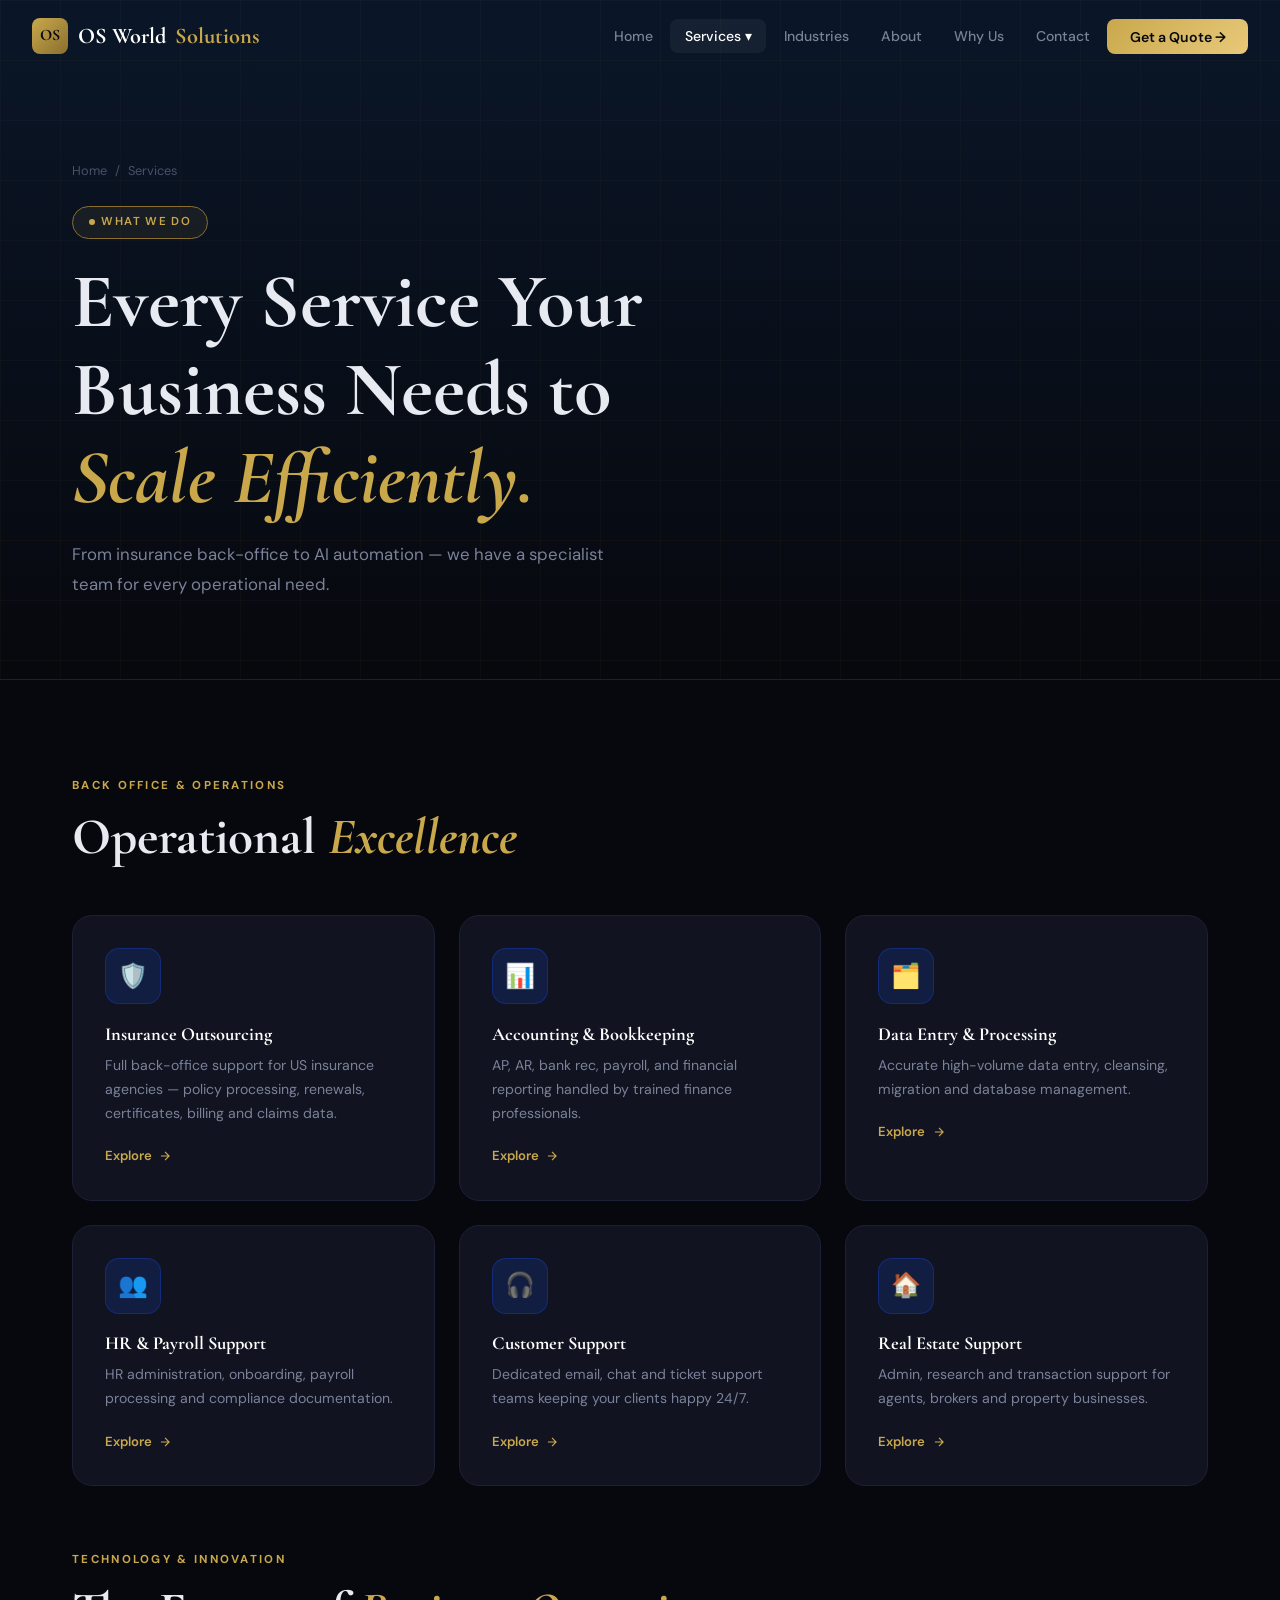
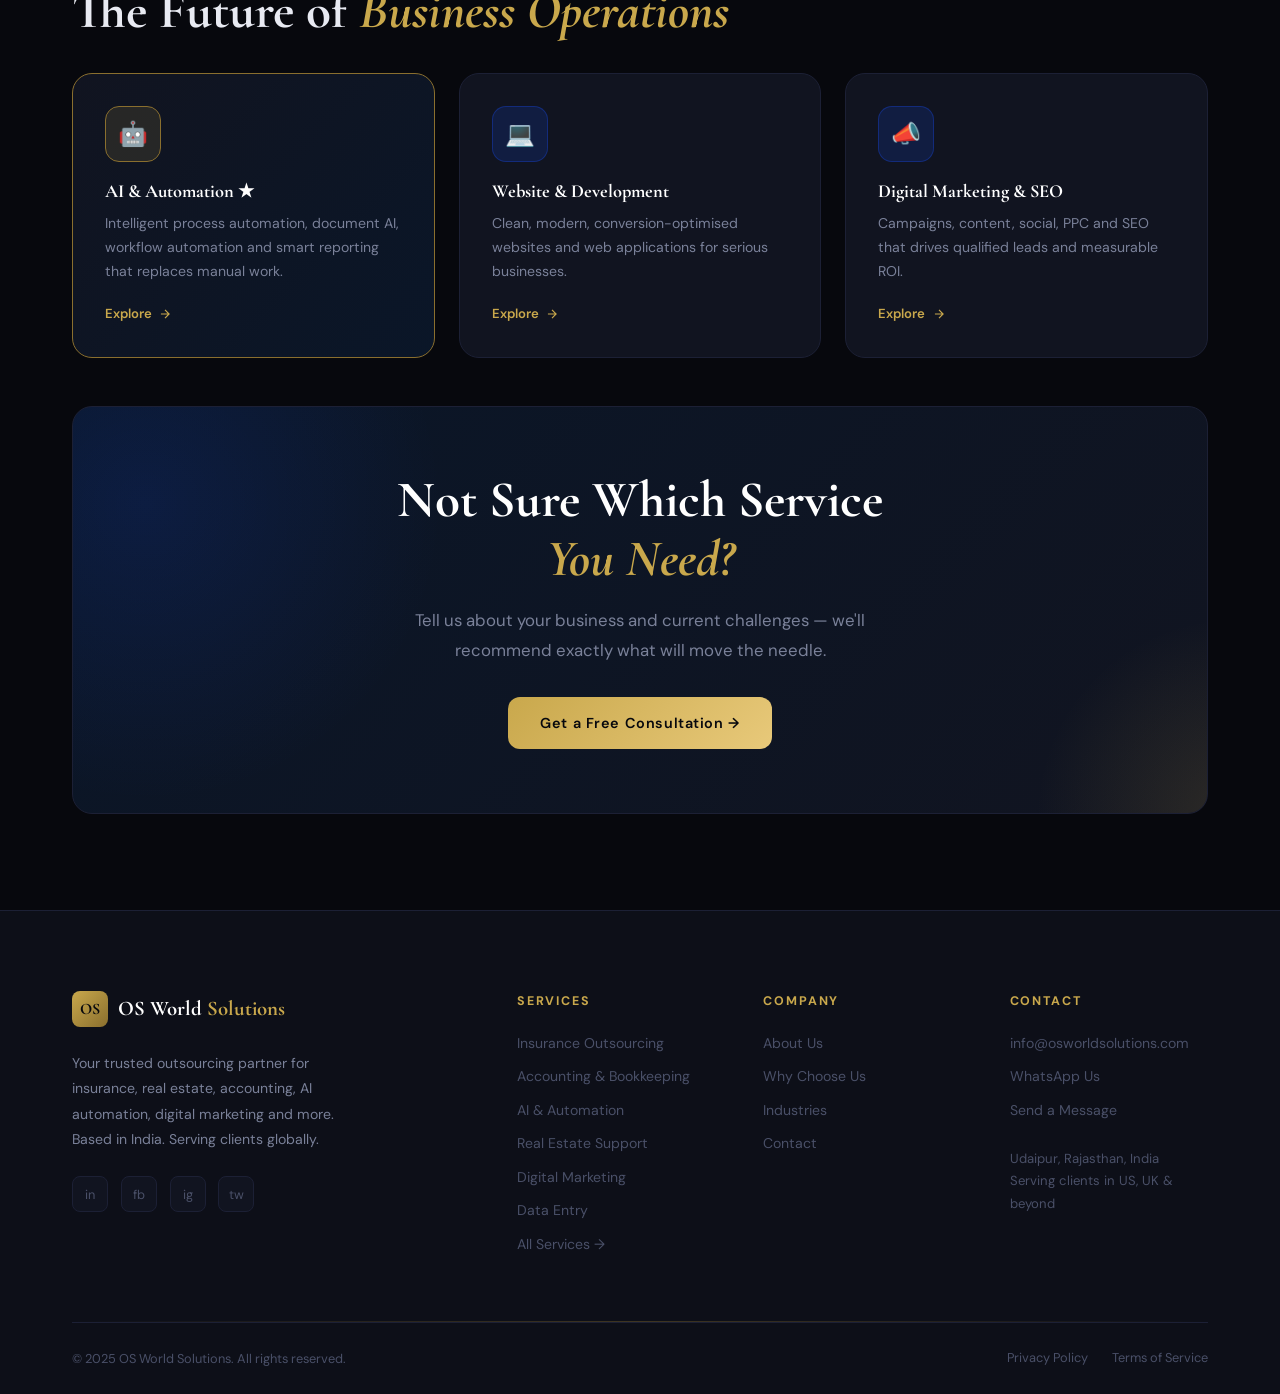
<file: services.html>
<!DOCTYPE html><html lang="en"><head><meta charset="UTF-8"><meta name="viewport" content="width=device-width, initial-scale=1.0"><title>All Services — OS World Solutions</title><link rel="stylesheet" href="styles.css"></head><body>
<nav id="navbar">
  <div class="nav-inner">
    <a href="index.html" class="nav-logo">
      <div class="logo-mark">OS</div>
      OS World <span>Solutions</span>
    </a>
    <ul class="nav-links">
      <li><a href="index.html">Home</a></li>
      <li class="nav-item">
        <a href="services.html">Services ▾</a>
        <div class="mega-menu">
          <div class="mega-cols">
            <div class="mega-col">
              <h5>Back Office & Operations</h5>
              <a href="insurance.html">🛡️ Insurance Outsourcing</a>
              <a href="accounting.html">📊 Accounting & Bookkeeping</a>
              <a href="data-entry.html">🗂️ Data Entry & Processing</a>
              <a href="hr-outsourcing.html">👥 HR & Payroll Support</a>
            </div>
            <div class="mega-col">
              <h5>Growth & Marketing</h5>
              <a href="real-estate.html">🏠 Real Estate Support</a>
              <a href="digital-marketing.html">📣 Digital Marketing</a>
              <a href="seo.html">🔍 SEO Services</a>
              <a href="web-development.html">💻 Website & Development</a>
            </div>
            <div class="mega-col">
              <h5>Technology & Innovation</h5>
              <a href="ai-automation.html">🤖 AI & Automation</a>
              <a href="customer-support.html">🎧 Customer Support</a>
              <a href="services.html">→ View All Services</a>
            </div>
          </div>
        </div>
      </li>
      <li><a href="industries.html">Industries</a></li>
      <li><a href="about.html">About</a></li>
      <li><a href="why-us.html">Why Us</a></li>
      <li><a href="contact.html">Contact</a></li>
      <li><a href="contact.html" class="nav-cta">Get a Quote →</a></li>
    </ul>
    <div class="nav-toggle" id="navToggle">
      <span></span><span></span><span></span>
    </div>
  </div>
</nav>
<section class="page-hero"><div class="container page-hero-content">
  <div class="breadcrumb"><a href="index.html">Home</a><span>/</span><span>Services</span></div>
  <div class="badge">What We Do</div>
  <h1>Every Service Your<br>Business Needs to<br><em>Scale Efficiently.</em></h1>
  <p style="max-width:560px;margin-top:1rem">From insurance back-office to AI automation — we have a specialist team for every operational need.</p>
</div></section>
<section class="section"><div class="container">
  <div style="margin-bottom:3rem" class="reveal"><span class="section-label">Back Office & Operations</span><h2>Operational <em>Excellence</em></h2></div>
  <div class="services-grid">
    <a href="insurance.html" class="service-card reveal reveal-delay-1"><div class="service-icon">🛡️</div><h3>Insurance Outsourcing</h3><p>Full back-office support for US insurance agencies — policy processing, renewals, certificates, billing and claims data.</p><div class="service-link">Explore <svg viewBox="0 0 24 24" fill="none" stroke="currentColor" stroke-width="2" width="14"><path d="M5 12h14M12 5l7 7-7 7"/></svg></div></a>
    <a href="accounting.html" class="service-card reveal reveal-delay-2"><div class="service-icon">📊</div><h3>Accounting & Bookkeeping</h3><p>AP, AR, bank rec, payroll, and financial reporting handled by trained finance professionals.</p><div class="service-link">Explore <svg viewBox="0 0 24 24" fill="none" stroke="currentColor" stroke-width="2" width="14"><path d="M5 12h14M12 5l7 7-7 7"/></svg></div></a>
    <a href="data-entry.html" class="service-card reveal reveal-delay-3"><div class="service-icon">🗂️</div><h3>Data Entry & Processing</h3><p>Accurate high-volume data entry, cleansing, migration and database management.</p><div class="service-link">Explore <svg viewBox="0 0 24 24" fill="none" stroke="currentColor" stroke-width="2" width="14"><path d="M5 12h14M12 5l7 7-7 7"/></svg></div></a>
    <a href="hr-outsourcing.html" class="service-card reveal reveal-delay-1"><div class="service-icon">👥</div><h3>HR & Payroll Support</h3><p>HR administration, onboarding, payroll processing and compliance documentation.</p><div class="service-link">Explore <svg viewBox="0 0 24 24" fill="none" stroke="currentColor" stroke-width="2" width="14"><path d="M5 12h14M12 5l7 7-7 7"/></svg></div></a>
    <a href="customer-support.html" class="service-card reveal reveal-delay-2"><div class="service-icon">🎧</div><h3>Customer Support</h3><p>Dedicated email, chat and ticket support teams keeping your clients happy 24/7.</p><div class="service-link">Explore <svg viewBox="0 0 24 24" fill="none" stroke="currentColor" stroke-width="2" width="14"><path d="M5 12h14M12 5l7 7-7 7"/></svg></div></a>
    <a href="real-estate.html" class="service-card reveal reveal-delay-3"><div class="service-icon">🏠</div><h3>Real Estate Support</h3><p>Admin, research and transaction support for agents, brokers and property businesses.</p><div class="service-link">Explore <svg viewBox="0 0 24 24" fill="none" stroke="currentColor" stroke-width="2" width="14"><path d="M5 12h14M12 5l7 7-7 7"/></svg></div></a>
  </div>
  <div style="margin:4rem 0 2rem" class="reveal"><span class="section-label">Technology & Innovation</span><h2>The Future of <em>Business Operations</em></h2></div>
  <div class="services-grid">
    <a href="ai-automation.html" class="service-card reveal reveal-delay-1" style="border-color:var(--gold-dark);background:linear-gradient(135deg,var(--black-card),var(--blue-deep))"><div class="service-icon" style="background:rgba(201,168,76,0.12);border-color:var(--gold-dark)">🤖</div><h3>AI & Automation ★</h3><p>Intelligent process automation, document AI, workflow automation and smart reporting that replaces manual work.</p><div class="service-link">Explore <svg viewBox="0 0 24 24" fill="none" stroke="currentColor" stroke-width="2" width="14"><path d="M5 12h14M12 5l7 7-7 7"/></svg></div></a>
    <a href="web-development.html" class="service-card reveal reveal-delay-2"><div class="service-icon">💻</div><h3>Website & Development</h3><p>Clean, modern, conversion-optimised websites and web applications for serious businesses.</p><div class="service-link">Explore <svg viewBox="0 0 24 24" fill="none" stroke="currentColor" stroke-width="2" width="14"><path d="M5 12h14M12 5l7 7-7 7"/></svg></div></a>
    <a href="digital-marketing.html" class="service-card reveal reveal-delay-3"><div class="service-icon">📣</div><h3>Digital Marketing & SEO</h3><p>Campaigns, content, social, PPC and SEO that drives qualified leads and measurable ROI.</p><div class="service-link">Explore <svg viewBox="0 0 24 24" fill="none" stroke="currentColor" stroke-width="2" width="14"><path d="M5 12h14M12 5l7 7-7 7"/></svg></div></a>
  </div>
  <div style="text-align:center;margin-top:3rem" class="reveal"><div class="cta-banner"><h2>Not Sure Which Service<br><em>You Need?</em></h2><p>Tell us about your business and current challenges — we'll recommend exactly what will move the needle.</p><div class="btns"><a href="contact.html" class="btn btn-gold">Get a Free Consultation →</a></div></div></div>
</div></section>
<footer>
  <div class="container">
    <div class="footer-grid">
      <div class="footer-brand">
        <a href="index.html" class="nav-logo" style="text-decoration:none;display:inline-flex;align-items:center;gap:0.6rem;margin-bottom:0.5rem">
          <div class="logo-mark">OS</div>
          <span style="font-family:'Cormorant Garamond',serif;font-size:1.3rem;font-weight:700;color:var(--white)">OS World <span style="color:var(--gold)">Solutions</span></span>
        </a>
        <p>Your trusted outsourcing partner for insurance, real estate, accounting, AI automation, digital marketing and more. Based in India. Serving clients globally.</p>
        <div class="footer-social">
          <a href="#" class="social-btn">in</a>
          <a href="#" class="social-btn">fb</a>
          <a href="#" class="social-btn">ig</a>
          <a href="#" class="social-btn">tw</a>
        </div>
      </div>
      <div class="footer-col">
        <h5>Services</h5>
        <ul class="footer-links">
          <li><a href="insurance.html">Insurance Outsourcing</a></li>
          <li><a href="accounting.html">Accounting & Bookkeeping</a></li>
          <li><a href="ai-automation.html">AI & Automation</a></li>
          <li><a href="real-estate.html">Real Estate Support</a></li>
          <li><a href="digital-marketing.html">Digital Marketing</a></li>
          <li><a href="data-entry.html">Data Entry</a></li>
          <li><a href="services.html">All Services →</a></li>
        </ul>
      </div>
      <div class="footer-col">
        <h5>Company</h5>
        <ul class="footer-links">
          <li><a href="about.html">About Us</a></li>
          <li><a href="why-us.html">Why Choose Us</a></li>
          <li><a href="industries.html">Industries</a></li>
          <li><a href="contact.html">Contact</a></li>
        </ul>
      </div>
      <div class="footer-col">
        <h5>Contact</h5>
        <ul class="footer-links">
          <li><a href="mailto:info@osworldsolutions.com">info@osworldsolutions.com</a></li>
          <li><a href="#">WhatsApp Us</a></li>
          <li><a href="contact.html">Send a Message</a></li>
          <li style="margin-top:1rem;color:var(--text-dim);font-size:0.82rem;">Udaipur, Rajasthan, India<br>Serving clients in US, UK & beyond</li>
        </ul>
      </div>
    </div>
    <div class="divider"></div>
    <div class="footer-bottom">
      <p>© 2025 OS World Solutions. All rights reserved.</p>
      <div class="footer-bottom-links">
        <a href="#">Privacy Policy</a>
        <a href="#">Terms of Service</a>
      </div>
    </div>
  </div>
</footer><script src="nav.js"></script></body></html>
</file>
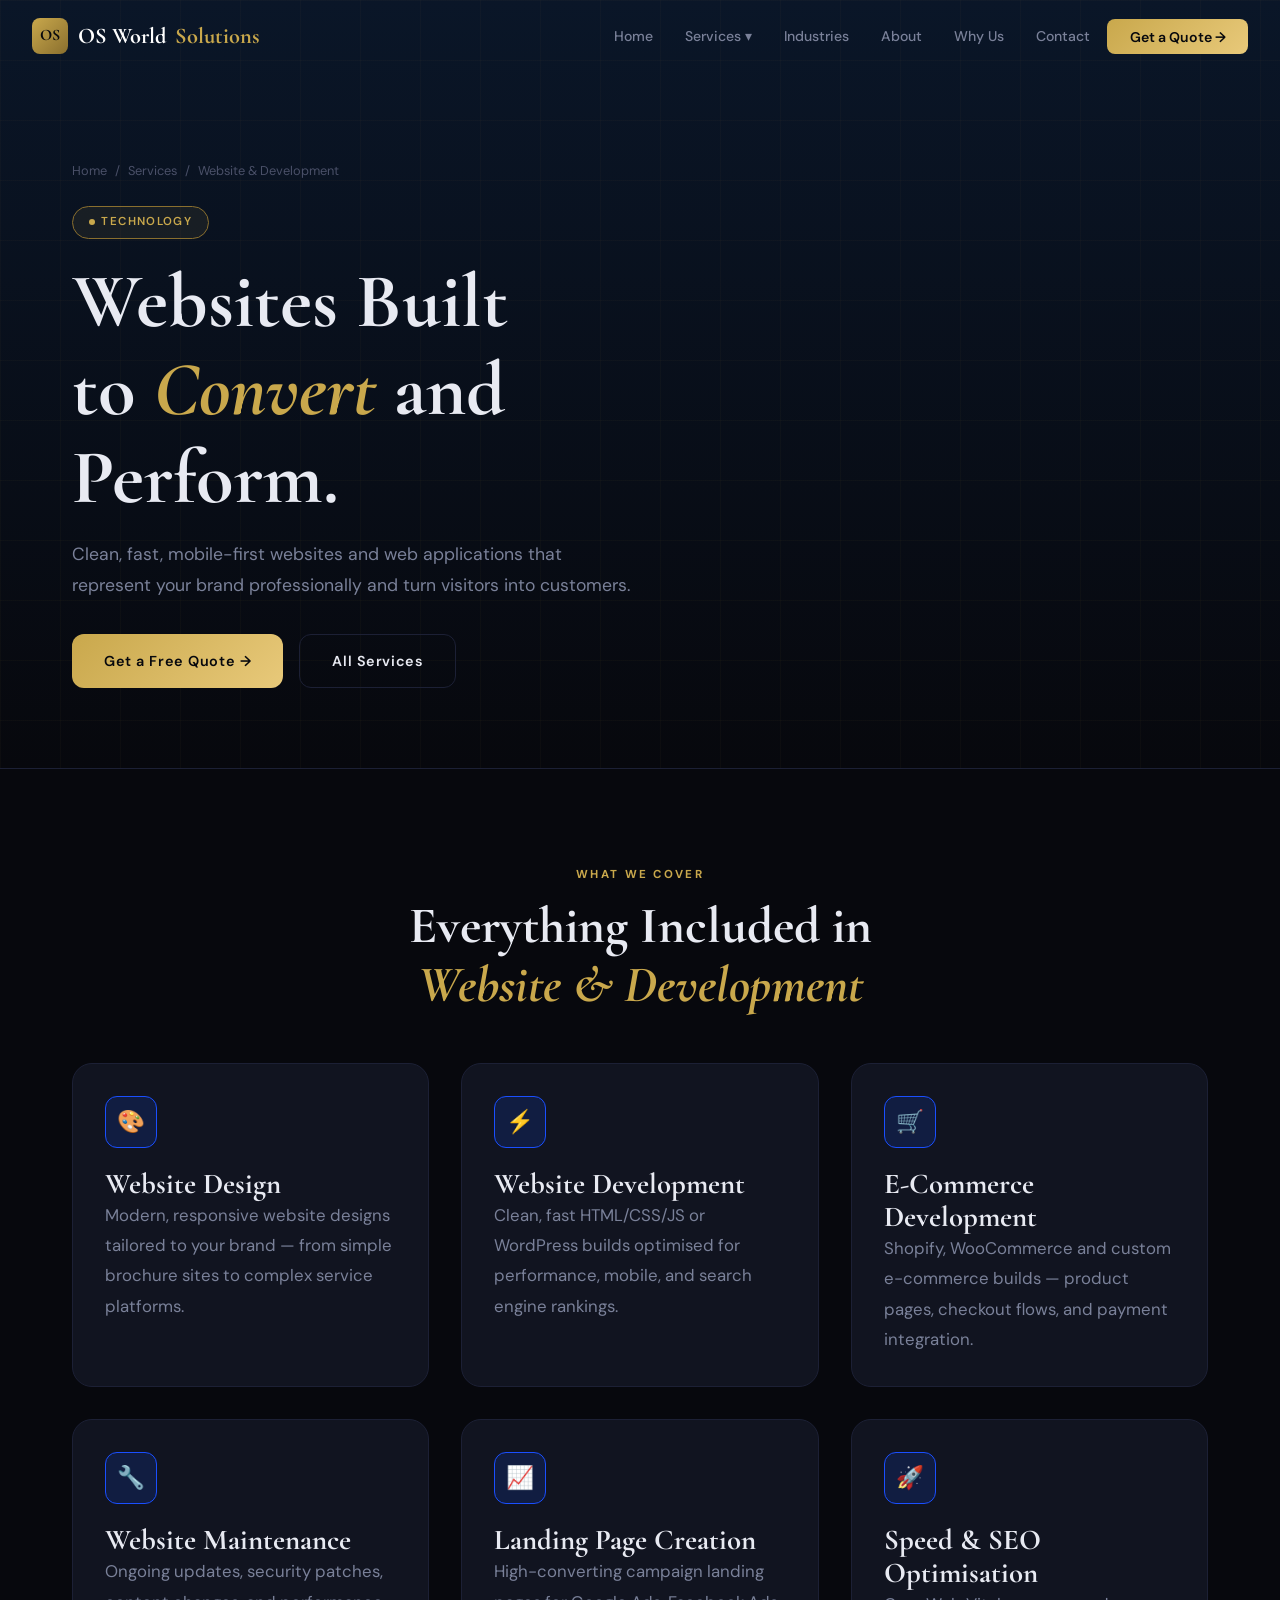
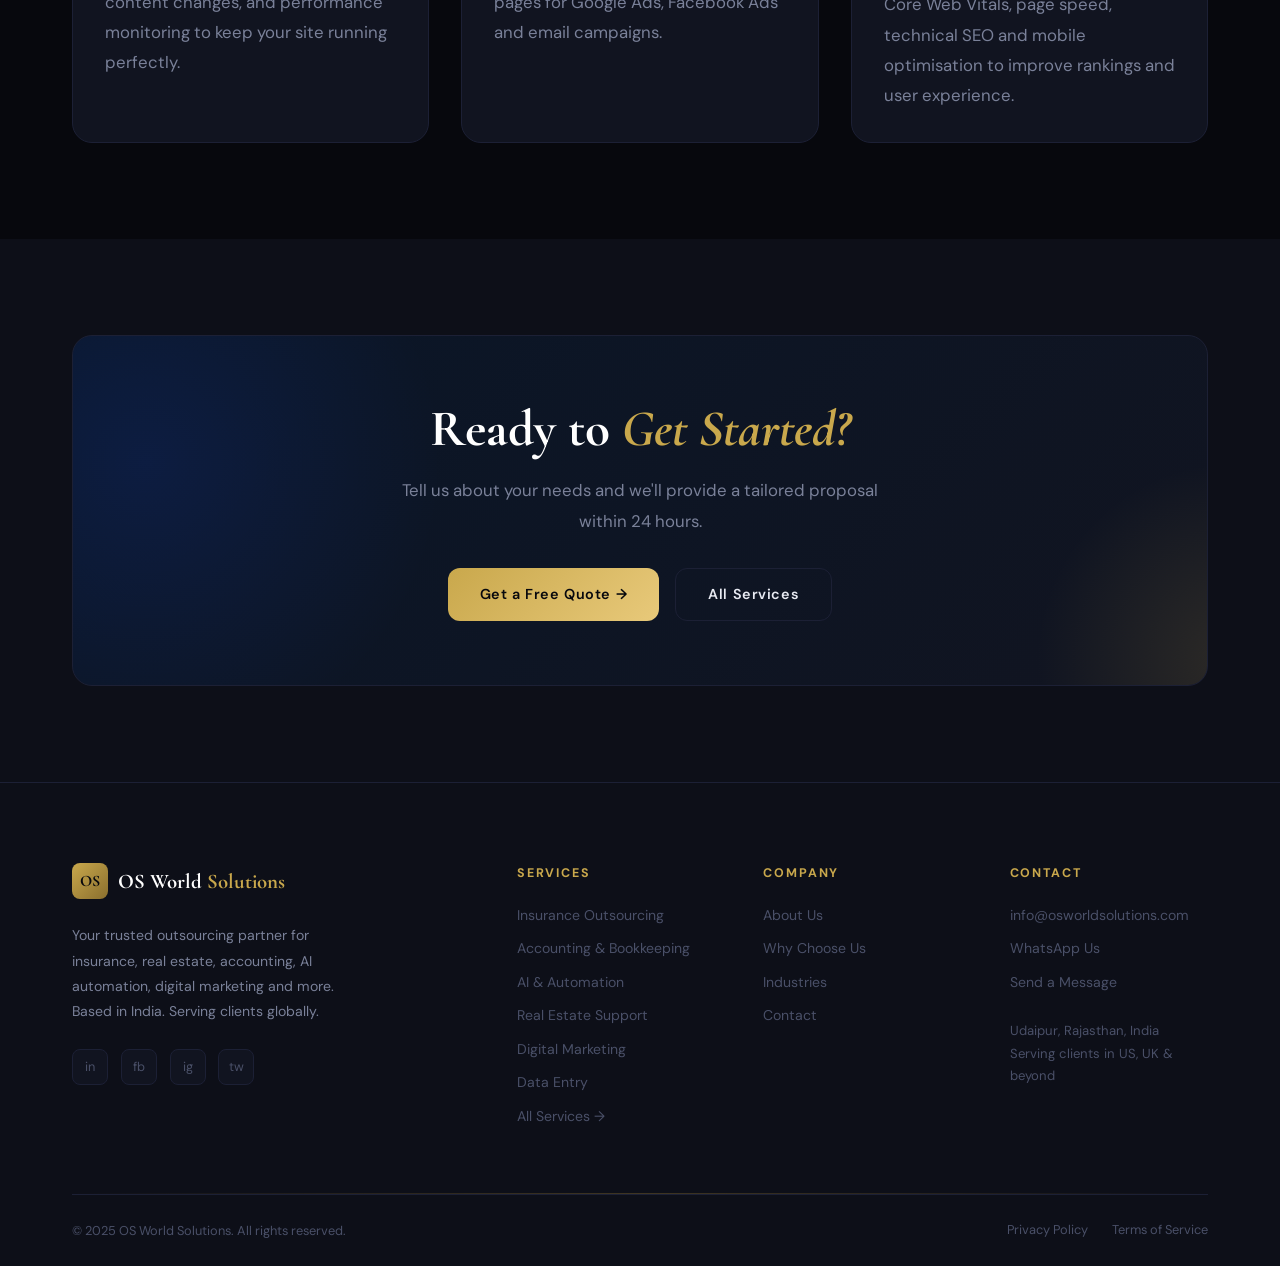
<file: web-development.html>
<!DOCTYPE html>
<html lang="en">
<head>
<meta charset="UTF-8"><meta name="viewport" content="width=device-width, initial-scale=1.0">
<title>Website & Development — OS World Solutions</title>
<link rel="stylesheet" href="styles.css">
</head>
<body>
<nav id="navbar">
  <div class="nav-inner">
    <a href="index.html" class="nav-logo">
      <div class="logo-mark">OS</div>
      OS World <span>Solutions</span>
    </a>
    <ul class="nav-links">
      <li><a href="index.html">Home</a></li>
      <li class="nav-item">
        <a href="services.html">Services ▾</a>
        <div class="mega-menu">
          <div class="mega-cols">
            <div class="mega-col">
              <h5>Back Office & Operations</h5>
              <a href="insurance.html">🛡️ Insurance Outsourcing</a>
              <a href="accounting.html">📊 Accounting & Bookkeeping</a>
              <a href="data-entry.html">🗂️ Data Entry & Processing</a>
              <a href="hr-outsourcing.html">👥 HR & Payroll Support</a>
            </div>
            <div class="mega-col">
              <h5>Growth & Marketing</h5>
              <a href="real-estate.html">🏠 Real Estate Support</a>
              <a href="digital-marketing.html">📣 Digital Marketing</a>
              <a href="seo.html">🔍 SEO Services</a>
              <a href="web-development.html">💻 Website & Development</a>
            </div>
            <div class="mega-col">
              <h5>Technology & Innovation</h5>
              <a href="ai-automation.html">🤖 AI & Automation</a>
              <a href="customer-support.html">🎧 Customer Support</a>
              <a href="services.html">→ View All Services</a>
            </div>
          </div>
        </div>
      </li>
      <li><a href="industries.html">Industries</a></li>
      <li><a href="about.html">About</a></li>
      <li><a href="why-us.html">Why Us</a></li>
      <li><a href="contact.html">Contact</a></li>
      <li><a href="contact.html" class="nav-cta">Get a Quote →</a></li>
    </ul>
    <div class="nav-toggle" id="navToggle">
      <span></span><span></span><span></span>
    </div>
  </div>
</nav>

<section class="page-hero">
  <div class="container page-hero-content">
    <div class="breadcrumb"><a href="index.html">Home</a><span>/</span><a href="services.html">Services</a><span>/</span><span>Website & Development</span></div>
    <div class="badge">Technology</div>
    <h1>Websites Built<br>to <em>Convert</em> and<br>Perform.</h1>
    <p style="max-width:560px;margin-top:1rem;font-size:1.1rem">Clean, fast, mobile-first websites and web applications that represent your brand professionally and turn visitors into customers.</p>
    <div style="display:flex;gap:1rem;margin-top:2rem;flex-wrap:wrap">
      <a href="contact.html" class="btn btn-gold">Get a Free Quote &rarr;</a>
      <a href="services.html" class="btn btn-ghost">All Services</a>
    </div>
  </div>
</section>
<section class="section">
  <div class="container">
    <div class="reveal" style="text-align:center;margin-bottom:3rem">
      <span class="section-label">What We Cover</span>
      <h2>Everything Included in<br><em>Website & Development</em></h2>
    </div>
    <div class="grid-3"><div class="card reveal reveal-delay-1"><div class="card-icon">🎨</div><h3>Website Design</h3><p>Modern, responsive website designs tailored to your brand — from simple brochure sites to complex service platforms.</p></div><div class="card reveal reveal-delay-2"><div class="card-icon">⚡</div><h3>Website Development</h3><p>Clean, fast HTML/CSS/JS or WordPress builds optimised for performance, mobile, and search engine rankings.</p></div><div class="card reveal reveal-delay-3"><div class="card-icon">🛒</div><h3>E-Commerce Development</h3><p>Shopify, WooCommerce and custom e-commerce builds — product pages, checkout flows, and payment integration.</p></div><div class="card reveal reveal-delay-1"><div class="card-icon">🔧</div><h3>Website Maintenance</h3><p>Ongoing updates, security patches, content changes, and performance monitoring to keep your site running perfectly.</p></div><div class="card reveal reveal-delay-2"><div class="card-icon">📈</div><h3>Landing Page Creation</h3><p>High-converting campaign landing pages for Google Ads, Facebook Ads and email campaigns.</p></div><div class="card reveal reveal-delay-3"><div class="card-icon">🚀</div><h3>Speed & SEO Optimisation</h3><p>Core Web Vitals, page speed, technical SEO and mobile optimisation to improve rankings and user experience.</p></div></div>
  </div>
</section>
<section class="section" style="background:var(--black-soft)">
  <div class="container">
    <div class="cta-banner reveal">
      <h2>Ready to <em>Get Started?</em></h2>
      <p>Tell us about your needs and we'll provide a tailored proposal within 24 hours.</p>
      <div class="btns">
        <a href="contact.html" class="btn btn-gold">Get a Free Quote &rarr;</a>
        <a href="services.html" class="btn btn-ghost">All Services</a>
      </div>
    </div>
  </div>
</section>
<footer>
  <div class="container">
    <div class="footer-grid">
      <div class="footer-brand">
        <a href="index.html" class="nav-logo" style="text-decoration:none;display:inline-flex;align-items:center;gap:0.6rem;margin-bottom:0.5rem">
          <div class="logo-mark">OS</div>
          <span style="font-family:'Cormorant Garamond',serif;font-size:1.3rem;font-weight:700;color:var(--white)">OS World <span style="color:var(--gold)">Solutions</span></span>
        </a>
        <p>Your trusted outsourcing partner for insurance, real estate, accounting, AI automation, digital marketing and more. Based in India. Serving clients globally.</p>
        <div class="footer-social">
          <a href="#" class="social-btn">in</a>
          <a href="#" class="social-btn">fb</a>
          <a href="#" class="social-btn">ig</a>
          <a href="#" class="social-btn">tw</a>
        </div>
      </div>
      <div class="footer-col">
        <h5>Services</h5>
        <ul class="footer-links">
          <li><a href="insurance.html">Insurance Outsourcing</a></li>
          <li><a href="accounting.html">Accounting & Bookkeeping</a></li>
          <li><a href="ai-automation.html">AI & Automation</a></li>
          <li><a href="real-estate.html">Real Estate Support</a></li>
          <li><a href="digital-marketing.html">Digital Marketing</a></li>
          <li><a href="data-entry.html">Data Entry</a></li>
          <li><a href="services.html">All Services →</a></li>
        </ul>
      </div>
      <div class="footer-col">
        <h5>Company</h5>
        <ul class="footer-links">
          <li><a href="about.html">About Us</a></li>
          <li><a href="why-us.html">Why Choose Us</a></li>
          <li><a href="industries.html">Industries</a></li>
          <li><a href="contact.html">Contact</a></li>
        </ul>
      </div>
      <div class="footer-col">
        <h5>Contact</h5>
        <ul class="footer-links">
          <li><a href="mailto:info@osworldsolutions.com">info@osworldsolutions.com</a></li>
          <li><a href="#">WhatsApp Us</a></li>
          <li><a href="contact.html">Send a Message</a></li>
          <li style="margin-top:1rem;color:var(--text-dim);font-size:0.82rem;">Udaipur, Rajasthan, India<br>Serving clients in US, UK & beyond</li>
        </ul>
      </div>
    </div>
    <div class="divider"></div>
    <div class="footer-bottom">
      <p>© 2025 OS World Solutions. All rights reserved.</p>
      <div class="footer-bottom-links">
        <a href="#">Privacy Policy</a>
        <a href="#">Terms of Service</a>
      </div>
    </div>
  </div>
</footer>

<script src="nav.js"></script>
</body>
</html>
</file>
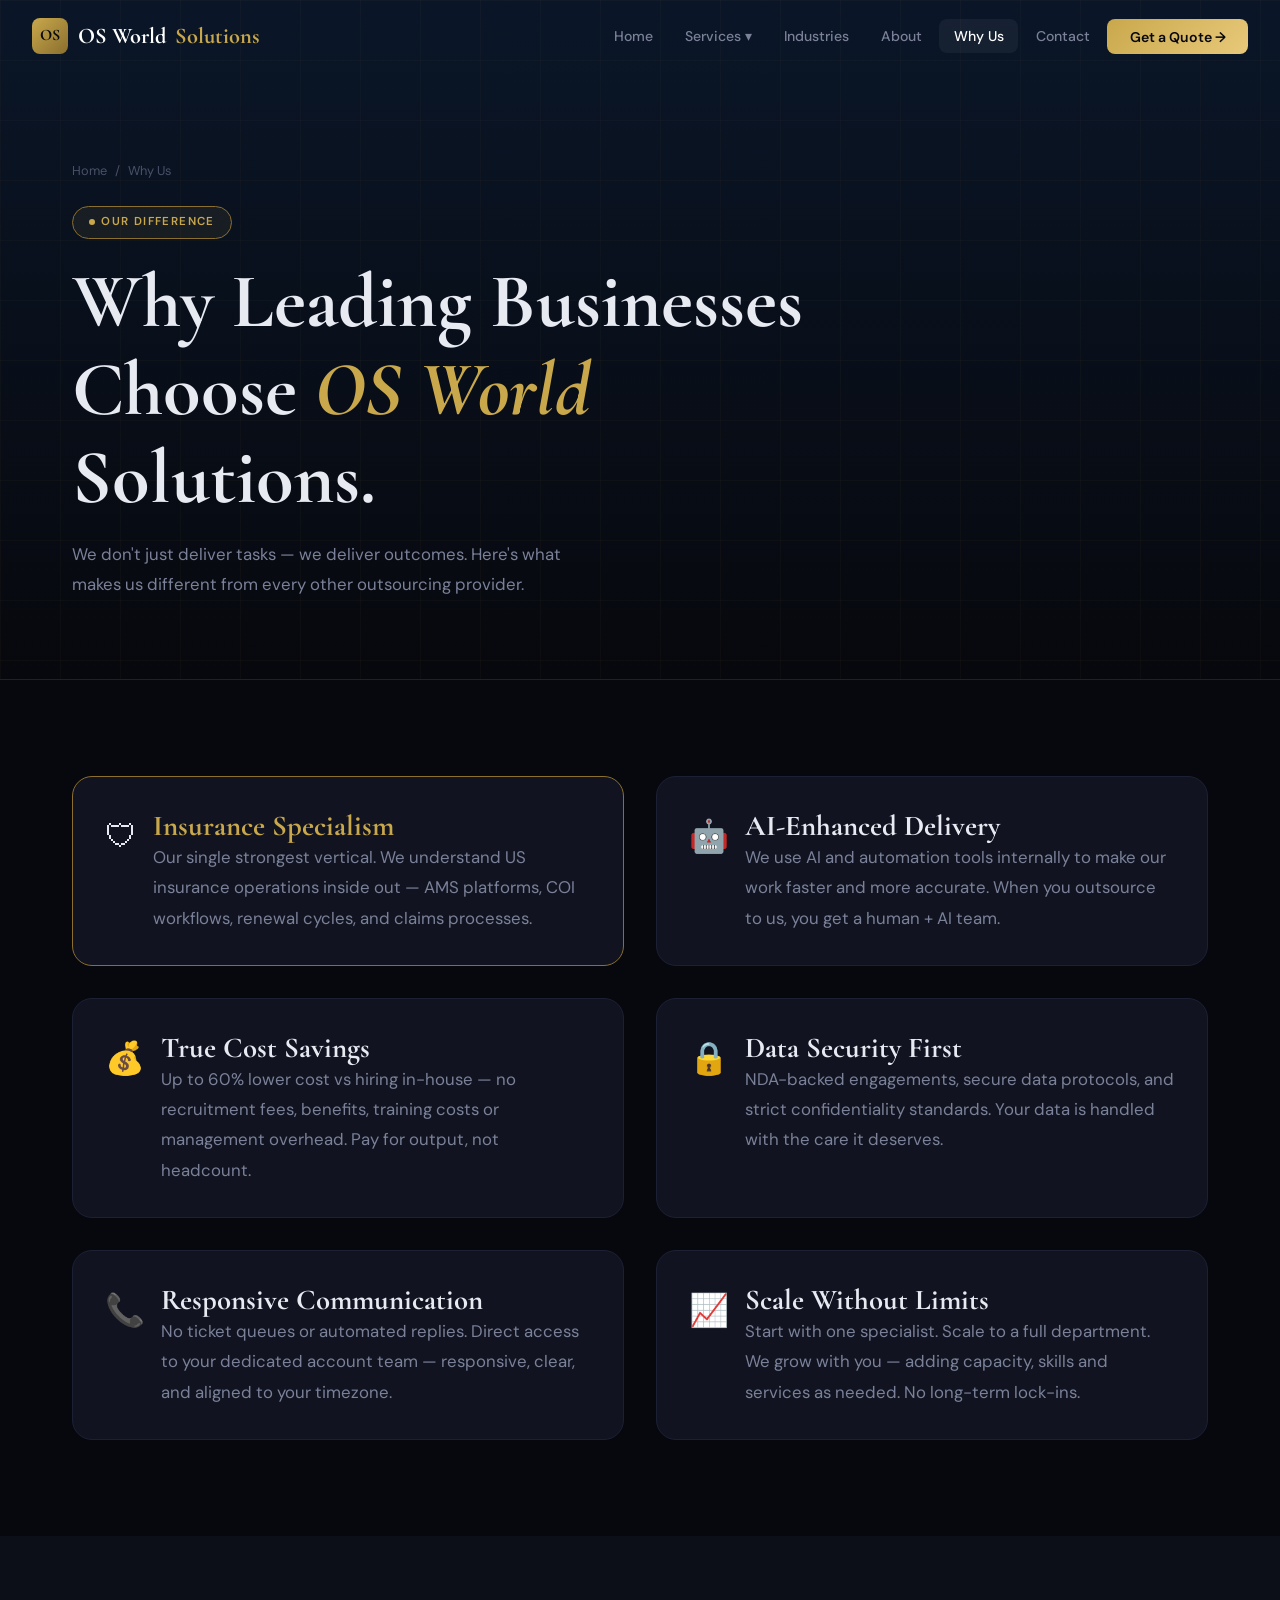
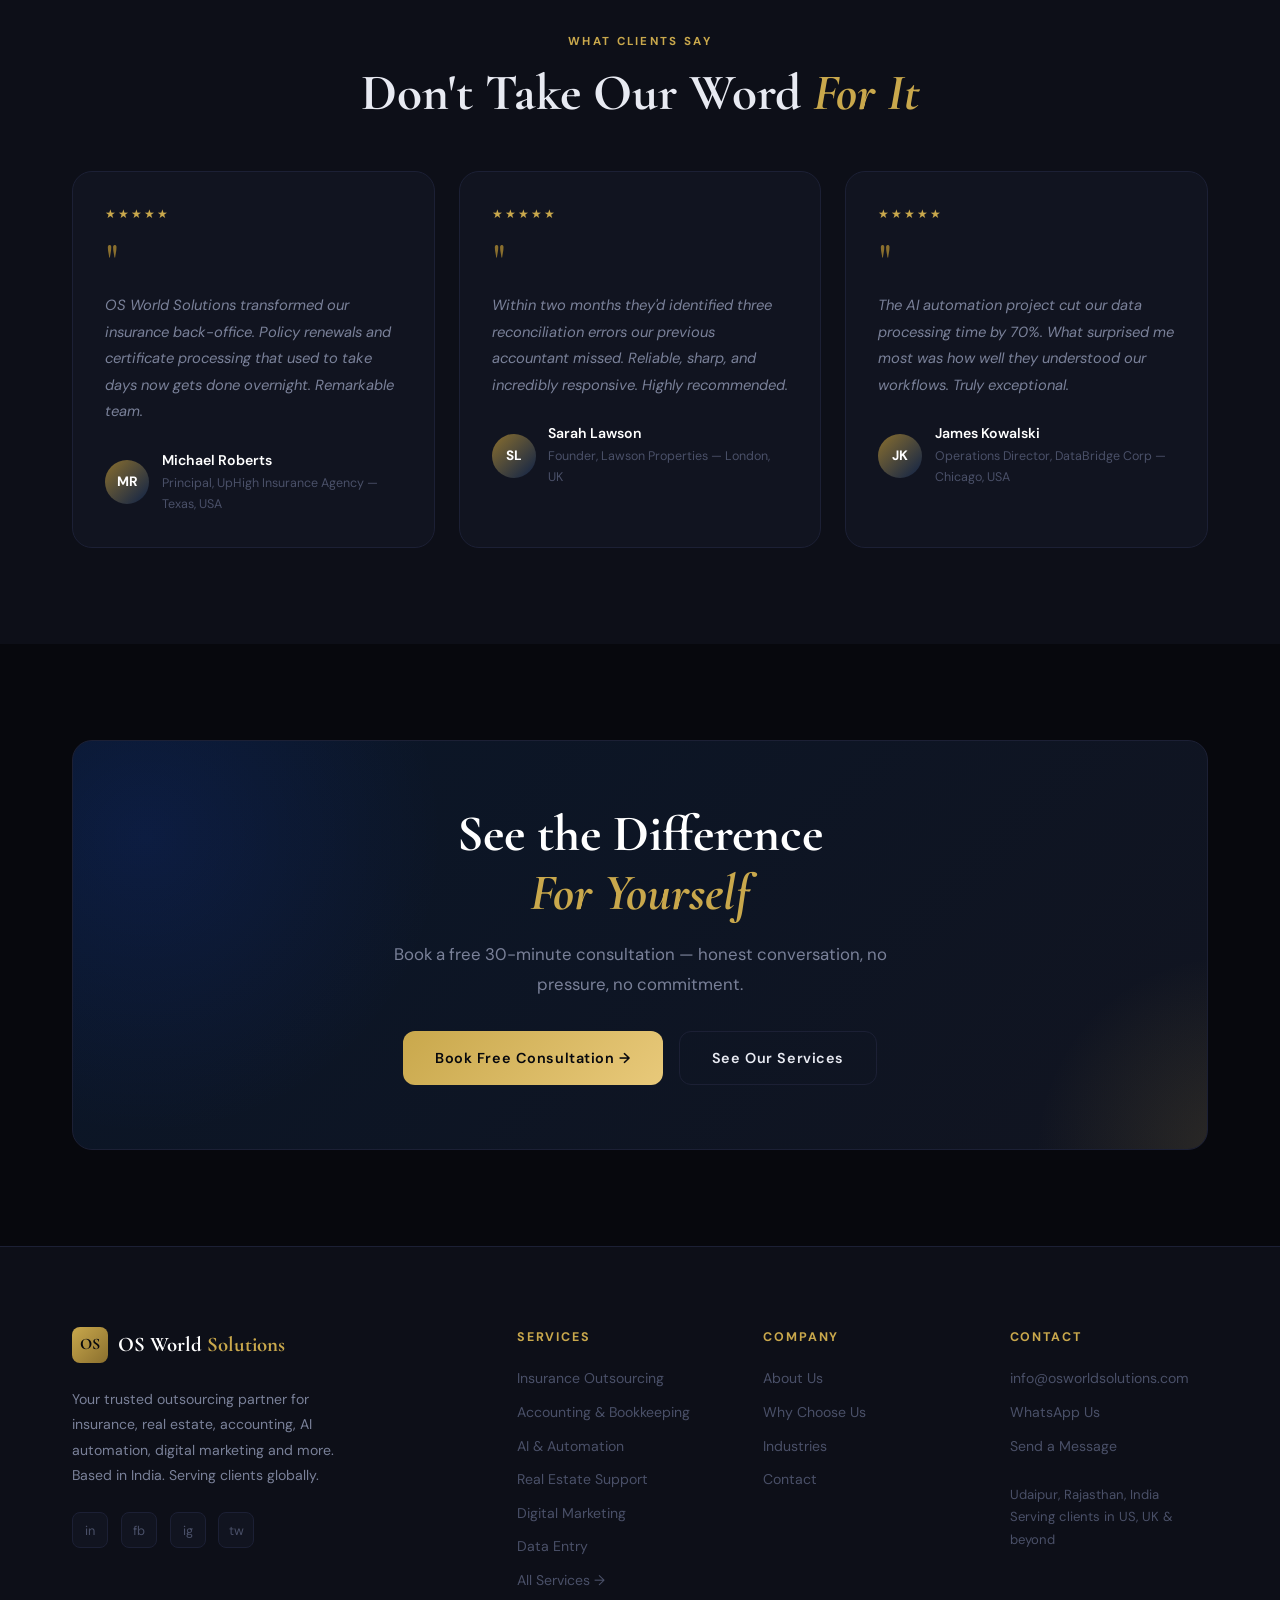
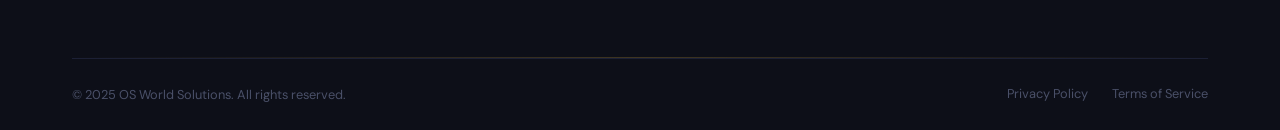
<file: why-us.html>
<!DOCTYPE html>
<html lang="en">
<head>
<meta charset="UTF-8"><meta name="viewport" content="width=device-width, initial-scale=1.0">
<title>Why Choose Us — OS World Solutions</title>
<link rel="stylesheet" href="styles.css">
</head>
<body>
<nav id="navbar">
  <div class="nav-inner">
    <a href="index.html" class="nav-logo">
      <div class="logo-mark">OS</div>
      OS World <span>Solutions</span>
    </a>
    <ul class="nav-links">
      <li><a href="index.html">Home</a></li>
      <li class="nav-item">
        <a href="services.html">Services ▾</a>
        <div class="mega-menu">
          <div class="mega-cols">
            <div class="mega-col">
              <h5>Back Office & Operations</h5>
              <a href="insurance.html">🛡️ Insurance Outsourcing</a>
              <a href="accounting.html">📊 Accounting & Bookkeeping</a>
              <a href="data-entry.html">🗂️ Data Entry & Processing</a>
              <a href="hr-outsourcing.html">👥 HR & Payroll Support</a>
            </div>
            <div class="mega-col">
              <h5>Growth & Marketing</h5>
              <a href="real-estate.html">🏠 Real Estate Support</a>
              <a href="digital-marketing.html">📣 Digital Marketing</a>
              <a href="seo.html">🔍 SEO Services</a>
              <a href="web-development.html">💻 Website & Development</a>
            </div>
            <div class="mega-col">
              <h5>Technology & Innovation</h5>
              <a href="ai-automation.html">🤖 AI & Automation</a>
              <a href="customer-support.html">🎧 Customer Support</a>
              <a href="services.html">→ View All Services</a>
            </div>
          </div>
        </div>
      </li>
      <li><a href="industries.html">Industries</a></li>
      <li><a href="about.html">About</a></li>
      <li><a href="why-us.html">Why Us</a></li>
      <li><a href="contact.html">Contact</a></li>
      <li><a href="contact.html" class="nav-cta">Get a Quote →</a></li>
    </ul>
    <div class="nav-toggle" id="navToggle">
      <span></span><span></span><span></span>
    </div>
  </div>
</nav>

<section class="page-hero">
  <div class="container page-hero-content">
    <div class="breadcrumb"><a href="index.html">Home</a><span>/</span><span>Why Us</span></div>
    <div class="badge">Our Difference</div>
    <h1>Why Leading Businesses<br>Choose <em>OS World</em><br>Solutions.</h1>
    <p style="max-width:540px;margin-top:1rem">We don't just deliver tasks &mdash; we deliver outcomes. Here's what makes us different from every other outsourcing provider.</p>
  </div>
</section>
<section class="section">
  <div class="container">
    <div class="grid-2" style="gap:2rem">
      <div class="card reveal reveal-delay-1" style="border-color:var(--gold-dark)"><div style="display:flex;gap:1rem;align-items:flex-start"><div style="font-size:2rem">&#128737;</div><div><h3 style="color:var(--gold)">Insurance Specialism</h3><p>Our single strongest vertical. We understand US insurance operations inside out &mdash; AMS platforms, COI workflows, renewal cycles, and claims processes.</p></div></div></div>
      <div class="card reveal reveal-delay-2"><div style="display:flex;gap:1rem;align-items:flex-start"><div style="font-size:2rem">&#129302;</div><div><h3>AI-Enhanced Delivery</h3><p>We use AI and automation tools internally to make our work faster and more accurate. When you outsource to us, you get a human + AI team.</p></div></div></div>
      <div class="card reveal reveal-delay-1"><div style="display:flex;gap:1rem;align-items:flex-start"><div style="font-size:2rem">&#128176;</div><div><h3>True Cost Savings</h3><p>Up to 60% lower cost vs hiring in-house &mdash; no recruitment fees, benefits, training costs or management overhead. Pay for output, not headcount.</p></div></div></div>
      <div class="card reveal reveal-delay-2"><div style="display:flex;gap:1rem;align-items:flex-start"><div style="font-size:2rem">&#128274;</div><div><h3>Data Security First</h3><p>NDA-backed engagements, secure data protocols, and strict confidentiality standards. Your data is handled with the care it deserves.</p></div></div></div>
      <div class="card reveal reveal-delay-1"><div style="display:flex;gap:1rem;align-items:flex-start"><div style="font-size:2rem">&#128222;</div><div><h3>Responsive Communication</h3><p>No ticket queues or automated replies. Direct access to your dedicated account team &mdash; responsive, clear, and aligned to your timezone.</p></div></div></div>
      <div class="card reveal reveal-delay-2"><div style="display:flex;gap:1rem;align-items:flex-start"><div style="font-size:2rem">&#128200;</div><div><h3>Scale Without Limits</h3><p>Start with one specialist. Scale to a full department. We grow with you &mdash; adding capacity, skills and services as needed. No long-term lock-ins.</p></div></div></div>
    </div>
  </div>
</section>
<section class="section" style="background:var(--black-soft)">
  <div class="container">
    <div style="text-align:center;margin-bottom:3rem" class="reveal"><span class="section-label">What Clients Say</span><h2>Don't Take Our Word <em>For It</em></h2></div>
    <div class="testimonials-grid">
      <div class="testi-card reveal reveal-delay-1"><div class="testi-stars">&#9733;&#9733;&#9733;&#9733;&#9733;</div><div class="testi-quote">"</div><p class="testi-text">OS World Solutions transformed our insurance back-office. Policy renewals and certificate processing that used to take days now gets done overnight. Remarkable team.</p><div class="testi-author"><div class="testi-avatar">MR</div><div><div class="testi-name">Michael Roberts</div><div class="testi-role">Principal, UpHigh Insurance Agency &mdash; Texas, USA</div></div></div></div>
      <div class="testi-card reveal reveal-delay-2"><div class="testi-stars">&#9733;&#9733;&#9733;&#9733;&#9733;</div><div class="testi-quote">"</div><p class="testi-text">Within two months they'd identified three reconciliation errors our previous accountant missed. Reliable, sharp, and incredibly responsive. Highly recommended.</p><div class="testi-author"><div class="testi-avatar">SL</div><div><div class="testi-name">Sarah Lawson</div><div class="testi-role">Founder, Lawson Properties &mdash; London, UK</div></div></div></div>
      <div class="testi-card reveal reveal-delay-3"><div class="testi-stars">&#9733;&#9733;&#9733;&#9733;&#9733;</div><div class="testi-quote">"</div><p class="testi-text">The AI automation project cut our data processing time by 70%. What surprised me most was how well they understood our workflows. Truly exceptional.</p><div class="testi-author"><div class="testi-avatar">JK</div><div><div class="testi-name">James Kowalski</div><div class="testi-role">Operations Director, DataBridge Corp &mdash; Chicago, USA</div></div></div></div>
    </div>
  </div>
</section>
<section class="section">
  <div class="container">
    <div class="cta-banner reveal">
      <h2>See the Difference<br><em>For Yourself</em></h2>
      <p>Book a free 30-minute consultation &mdash; honest conversation, no pressure, no commitment.</p>
      <div class="btns"><a href="contact.html" class="btn btn-gold">Book Free Consultation &rarr;</a><a href="services.html" class="btn btn-ghost">See Our Services</a></div>
    </div>
  </div>
</section>
<footer>
  <div class="container">
    <div class="footer-grid">
      <div class="footer-brand">
        <a href="index.html" class="nav-logo" style="text-decoration:none;display:inline-flex;align-items:center;gap:0.6rem;margin-bottom:0.5rem">
          <div class="logo-mark">OS</div>
          <span style="font-family:'Cormorant Garamond',serif;font-size:1.3rem;font-weight:700;color:var(--white)">OS World <span style="color:var(--gold)">Solutions</span></span>
        </a>
        <p>Your trusted outsourcing partner for insurance, real estate, accounting, AI automation, digital marketing and more. Based in India. Serving clients globally.</p>
        <div class="footer-social">
          <a href="#" class="social-btn">in</a>
          <a href="#" class="social-btn">fb</a>
          <a href="#" class="social-btn">ig</a>
          <a href="#" class="social-btn">tw</a>
        </div>
      </div>
      <div class="footer-col">
        <h5>Services</h5>
        <ul class="footer-links">
          <li><a href="insurance.html">Insurance Outsourcing</a></li>
          <li><a href="accounting.html">Accounting & Bookkeeping</a></li>
          <li><a href="ai-automation.html">AI & Automation</a></li>
          <li><a href="real-estate.html">Real Estate Support</a></li>
          <li><a href="digital-marketing.html">Digital Marketing</a></li>
          <li><a href="data-entry.html">Data Entry</a></li>
          <li><a href="services.html">All Services →</a></li>
        </ul>
      </div>
      <div class="footer-col">
        <h5>Company</h5>
        <ul class="footer-links">
          <li><a href="about.html">About Us</a></li>
          <li><a href="why-us.html">Why Choose Us</a></li>
          <li><a href="industries.html">Industries</a></li>
          <li><a href="contact.html">Contact</a></li>
        </ul>
      </div>
      <div class="footer-col">
        <h5>Contact</h5>
        <ul class="footer-links">
          <li><a href="mailto:info@osworldsolutions.com">info@osworldsolutions.com</a></li>
          <li><a href="#">WhatsApp Us</a></li>
          <li><a href="contact.html">Send a Message</a></li>
          <li style="margin-top:1rem;color:var(--text-dim);font-size:0.82rem;">Udaipur, Rajasthan, India<br>Serving clients in US, UK & beyond</li>
        </ul>
      </div>
    </div>
    <div class="divider"></div>
    <div class="footer-bottom">
      <p>© 2025 OS World Solutions. All rights reserved.</p>
      <div class="footer-bottom-links">
        <a href="#">Privacy Policy</a>
        <a href="#">Terms of Service</a>
      </div>
    </div>
  </div>
</footer>

<script src="nav.js"></script>
</body>
</html>
</file>
<file: styles.css>
/* ============================================
   OS WORLD SOLUTIONS — Global Stylesheet
   Midnight Black + Deep Blue + Gold
   ============================================ */

@import url('https://fonts.googleapis.com/css2?family=Cormorant+Garamond:wght@300;400;600;700&family=DM+Sans:wght@300;400;500;600;700&family=Playfair+Display:ital,wght@0,700;1,400&display=swap');

:root {
  --black:      #07080d;
  --black-soft: #0d0f18;
  --black-card: #111420;
  --black-border:#1c2035;
  --blue-deep:  #0a1628;
  --blue-mid:   #0e2147;
  --blue-bright:#1a4fff;
  --blue-glow:  rgba(26,79,255,0.15);
  --gold:       #c9a84c;
  --gold-light: #e8c97a;
  --gold-dark:  #8a6f2e;
  --gold-glow:  rgba(201,168,76,0.15);
  --white:      #ffffff;
  --text:       #e8eaf2;
  --text-muted: #7a8199;
  --text-dim:   #4a5068;
  --radius:     12px;
  --radius-lg:  20px;
  --transition: all 0.35s cubic-bezier(0.16,1,0.3,1);
}

*{margin:0;padding:0;box-sizing:border-box}
html{scroll-behavior:smooth;font-size:16px}
body{
  background:var(--black);
  color:var(--text);
  font-family:'DM Sans',sans-serif;
  line-height:1.7;
  overflow-x:hidden;
}

/* ── SCROLLBAR ── */
::-webkit-scrollbar{width:5px}
::-webkit-scrollbar-track{background:var(--black)}
::-webkit-scrollbar-thumb{background:var(--gold-dark);border-radius:10px}

/* ── SELECTION ── */
::selection{background:var(--gold);color:var(--black)}

/* ── TYPOGRAPHY ── */
h1,h2,h3,h4{font-family:'Cormorant Garamond',serif;line-height:1.15;font-weight:700}
h1{font-size:clamp(2.8rem,6vw,5.2rem)}
h2{font-size:clamp(2rem,4vw,3.2rem)}
h3{font-size:clamp(1.3rem,2.5vw,1.8rem)}
h4{font-size:1.2rem}
p{font-size:clamp(0.95rem,1.5vw,1.05rem);color:var(--text-muted);line-height:1.8}

.gold{color:var(--gold)}
.white{color:var(--white)}
em{font-style:italic;color:var(--gold)}

/* ── BUTTONS ── */
.btn{
  display:inline-flex;align-items:center;gap:0.5rem;
  padding:0.85rem 2rem;border-radius:var(--radius);
  font-family:'DM Sans',sans-serif;font-size:0.9rem;
  font-weight:600;letter-spacing:0.04em;text-decoration:none;
  transition:var(--transition);cursor:pointer;border:none;
}
.btn-gold{
  background:linear-gradient(135deg,var(--gold),var(--gold-light));
  color:var(--black);
}
.btn-gold:hover{
  transform:translateY(-2px);
  box-shadow:0 12px 40px rgba(201,168,76,0.4);
}
.btn-outline{
  background:transparent;
  border:1.5px solid var(--gold);
  color:var(--gold);
}
.btn-outline:hover{
  background:var(--gold);color:var(--black);
  transform:translateY(-2px);
}
.btn-ghost{
  background:transparent;
  border:1.5px solid var(--black-border);
  color:var(--text);
}
.btn-ghost:hover{border-color:var(--gold);color:var(--gold)}
.btn svg{width:16px;height:16px;transition:transform 0.3s}
.btn:hover svg{transform:translateX(3px)}

/* ── BADGE ── */
.badge{
  display:inline-flex;align-items:center;gap:0.4rem;
  padding:0.35rem 1rem;border-radius:100px;
  font-size:0.72rem;font-weight:600;letter-spacing:0.12em;text-transform:uppercase;
  border:1px solid var(--gold-dark);
  background:rgba(201,168,76,0.08);color:var(--gold);
  margin-bottom:1.2rem;
}
.badge::before{content:'';width:6px;height:6px;border-radius:50%;background:var(--gold);animation:pulse 2s infinite}
@keyframes pulse{0%,100%{opacity:1;transform:scale(1)}50%{opacity:0.5;transform:scale(0.8)}}

/* ── SECTION ── */
.section{padding:6rem 0}
.section-sm{padding:4rem 0}
.container{max-width:1200px;margin:0 auto;padding:0 2rem}
.section-label{
  font-size:0.72rem;font-weight:700;letter-spacing:0.2em;text-transform:uppercase;
  color:var(--gold);margin-bottom:0.8rem;display:block;
}
.section-title{margin-bottom:1rem}
.section-sub{max-width:560px;margin-bottom:3rem}

/* ── GRID ── */
.grid-2{display:grid;grid-template-columns:1fr 1fr;gap:2rem}
.grid-3{display:grid;grid-template-columns:repeat(3,1fr);gap:2rem}
.grid-4{display:grid;grid-template-columns:repeat(4,1fr);gap:1.5rem}

/* ── CARD ── */
.card{
  background:var(--black-card);
  border:1px solid var(--black-border);
  border-radius:var(--radius-lg);
  padding:2rem;
  transition:var(--transition);
  position:relative;overflow:hidden;
}
.card::before{
  content:'';position:absolute;inset:0;
  background:linear-gradient(135deg,var(--gold-glow),transparent);
  opacity:0;transition:opacity 0.35s;
}
.card:hover{border-color:var(--gold-dark);transform:translateY(-4px);box-shadow:0 20px 60px rgba(0,0,0,0.4)}
.card:hover::before{opacity:1}
.card-icon{
  width:52px;height:52px;border-radius:var(--radius);
  background:var(--blue-glow);border:1px solid var(--blue-bright);
  display:flex;align-items:center;justify-content:center;
  font-size:1.4rem;margin-bottom:1.2rem;
  transition:var(--transition);
}
.card:hover .card-icon{background:rgba(201,168,76,0.12);border-color:var(--gold)}

/* ── DIVIDER ── */
.divider{
  height:1px;
  background:linear-gradient(90deg,transparent,var(--gold-dark),transparent);
  margin:0;opacity:0.4;
}

/* ── NOISE TEXTURE ── */
.noise{
  position:relative;
}
.noise::after{
  content:'';position:absolute;inset:0;
  background-image:url("data:image/svg+xml,%3Csvg viewBox='0 0 256 256' xmlns='http://www.w3.org/2000/svg'%3E%3Cfilter id='noise'%3E%3CfeTurbulence type='fractalNoise' baseFrequency='0.9' numOctaves='4' stitchTiles='stitch'/%3E%3C/filter%3E%3Crect width='100%25' height='100%25' filter='url(%23noise)' opacity='0.03'/%3E%3C/svg%3E");
  pointer-events:none;opacity:0.4;
}

/* ══════════════════════════════
   NAVIGATION
══════════════════════════════ */
#navbar{
  position:fixed;top:0;left:0;right:0;z-index:1000;
  transition:var(--transition);
}
#navbar.scrolled{
  background:rgba(7,8,13,0.95);
  backdrop-filter:blur(20px);
  border-bottom:1px solid var(--black-border);
  box-shadow:0 4px 40px rgba(0,0,0,0.4);
}
.nav-inner{
  max-width:1320px;margin:0 auto;padding:0 2rem;
  display:flex;align-items:center;justify-content:space-between;
  height:72px;
}
.nav-logo{
  font-family:'Cormorant Garamond',serif;
  font-size:1.4rem;font-weight:700;
  color:var(--white);text-decoration:none;
  display:flex;align-items:center;gap:0.6rem;
}
.nav-logo span{color:var(--gold)}
.logo-mark{
  width:36px;height:36px;
  background:linear-gradient(135deg,var(--gold),var(--gold-dark));
  border-radius:8px;
  display:flex;align-items:center;justify-content:center;
  font-family:'Cormorant Garamond',serif;
  font-size:1rem;font-weight:700;color:var(--black);
}
.nav-links{display:flex;align-items:center;gap:0.2rem;list-style:none}
.nav-links a{
  padding:0.5rem 0.9rem;border-radius:8px;
  font-size:0.88rem;font-weight:500;color:var(--text-muted);
  text-decoration:none;transition:var(--transition);white-space:nowrap;
}
.nav-links a:hover,.nav-links a.active{color:var(--white);background:rgba(255,255,255,0.05)}
/* Mega menu */
.nav-item{position:relative}
.nav-item:hover .mega-menu{opacity:1;visibility:visible;transform:translateY(0)}
.mega-menu{
  position:absolute;top:calc(100% + 12px);left:50%;
  transform:translateX(-50%) translateY(8px);
  background:var(--black-card);
  border:1px solid var(--black-border);
  border-radius:var(--radius-lg);
  padding:1.8rem;
  min-width:720px;
  opacity:0;visibility:hidden;
  transition:all 0.25s cubic-bezier(0.16,1,0.3,1);
  box-shadow:0 30px 80px rgba(0,0,0,0.6);
}
.mega-menu::before{
  content:'';position:absolute;top:-6px;left:50%;
  transform:translateX(-50%);
  border:6px solid transparent;
  border-bottom-color:var(--black-border);
}
.mega-cols{display:grid;grid-template-columns:repeat(3,1fr);gap:1.5rem}
.mega-col h5{
  font-size:0.7rem;font-weight:700;letter-spacing:0.15em;
  text-transform:uppercase;color:var(--gold);
  padding-bottom:0.6rem;margin-bottom:0.6rem;
  border-bottom:1px solid var(--black-border);
}
.mega-col a{
  display:flex;align-items:center;gap:0.5rem;
  padding:0.4rem 0;font-size:0.85rem;color:var(--text-muted);
  text-decoration:none;transition:color 0.2s;border-radius:0;background:none;
}
.mega-col a:hover{color:var(--gold);background:none}
.mega-col a::before{content:'→';font-size:0.7rem;opacity:0;transition:opacity 0.2s;color:var(--gold)}
.mega-col a:hover::before{opacity:1}
.nav-cta{
  background:linear-gradient(135deg,var(--gold),var(--gold-light));
  color:var(--black)!important;
  padding:0.55rem 1.4rem!important;
  border-radius:8px!important;
  font-weight:600!important;
}
.nav-cta:hover{transform:translateY(-1px);box-shadow:0 8px 24px rgba(201,168,76,0.35);background:rgba(255,255,255,0.05)!important;color:var(--black)!important}
.nav-toggle{display:none;flex-direction:column;gap:5px;cursor:pointer;padding:4px}
.nav-toggle span{display:block;height:2px;background:var(--text);transition:var(--transition);border-radius:2px}
.nav-toggle span:first-child{width:24px}
.nav-toggle span:nth-child(2){width:18px}
.nav-toggle span:last-child{width:24px}

/* ══════════════════════════════
   HERO
══════════════════════════════ */
.hero{
  min-height:100vh;
  display:flex;align-items:center;
  position:relative;overflow:hidden;
  background:var(--black);
}
.hero-bg{
  position:absolute;inset:0;
  background:
    radial-gradient(ellipse 80% 60% at 70% 50%, rgba(10,22,40,0.9) 0%, transparent 70%),
    radial-gradient(ellipse 50% 80% at 20% 50%, rgba(26,79,255,0.08) 0%, transparent 60%),
    radial-gradient(ellipse 40% 40% at 80% 20%, rgba(201,168,76,0.06) 0%, transparent 50%);
}
.hero-grid{
  position:absolute;inset:0;
  background-image:
    linear-gradient(rgba(201,168,76,0.04) 1px, transparent 1px),
    linear-gradient(90deg, rgba(201,168,76,0.04) 1px, transparent 1px);
  background-size:80px 80px;
  mask-image:radial-gradient(ellipse 80% 80% at 50% 50%, black 20%, transparent 80%);
}
.hero-orb{
  position:absolute;
  border-radius:50%;
  filter:blur(80px);
  animation:orbFloat 8s ease-in-out infinite;
}
.hero-orb-1{width:500px;height:500px;background:rgba(26,79,255,0.12);right:-100px;top:10%}
.hero-orb-2{width:300px;height:300px;background:rgba(201,168,76,0.08);left:10%;bottom:20%;animation-delay:3s}
@keyframes orbFloat{0%,100%{transform:translateY(0) scale(1)}50%{transform:translateY(-30px) scale(1.05)}}
.hero-content{position:relative;z-index:2;max-width:750px;padding-top:7rem}
.hero-eyebrow{
  display:inline-flex;align-items:center;gap:0.6rem;
  padding:0.4rem 1rem;border-radius:100px;
  border:1px solid var(--gold-dark);
  background:rgba(201,168,76,0.08);
  font-size:0.72rem;font-weight:700;letter-spacing:0.15em;
  text-transform:uppercase;color:var(--gold);
  margin-bottom:1.5rem;
}
.hero-eyebrow span{width:6px;height:6px;border-radius:50%;background:var(--gold);animation:pulse 2s infinite}
.hero h1{margin-bottom:1.5rem;color:var(--white)}
.hero h1 em{font-style:normal;
  background:linear-gradient(135deg,var(--gold),var(--gold-light));
  -webkit-background-clip:text;-webkit-text-fill-color:transparent;background-clip:text;
}
.hero-sub{font-size:clamp(1rem,1.8vw,1.15rem);max-width:520px;margin-bottom:2.5rem;color:var(--text-muted)}
.hero-btns{display:flex;align-items:center;gap:1rem;flex-wrap:wrap;margin-bottom:3.5rem}
.hero-stats{
  display:flex;align-items:center;gap:2.5rem;
  padding-top:2.5rem;
  border-top:1px solid var(--black-border);
}
.hero-stat-num{
  font-family:'Cormorant Garamond',serif;
  font-size:2rem;font-weight:700;color:var(--gold);line-height:1;
}
.hero-stat-label{font-size:0.78rem;color:var(--text-dim);margin-top:0.2rem}
.hero-stat-divider{width:1px;height:40px;background:var(--black-border)}

/* ══════════════════════════════
   TICKER / MARQUEE
══════════════════════════════ */
.ticker{
  background:var(--black-card);
  border-top:1px solid var(--black-border);
  border-bottom:1px solid var(--black-border);
  padding:1rem 0;overflow:hidden;
}
.ticker-track{
  display:flex;gap:3rem;white-space:nowrap;
  animation:ticker 30s linear infinite;
}
.ticker-track:hover{animation-play-state:paused}
@keyframes ticker{0%{transform:translateX(0)}100%{transform:translateX(-50%)}}
.ticker-item{
  display:flex;align-items:center;gap:0.6rem;
  font-size:0.8rem;font-weight:600;letter-spacing:0.1em;text-transform:uppercase;
  color:var(--text-dim);white-space:nowrap;
}
.ticker-item .dot{width:4px;height:4px;border-radius:50%;background:var(--gold)}

/* ══════════════════════════════
   STATS STRIP
══════════════════════════════ */
.stats-strip{
  background:linear-gradient(135deg,var(--black-card),var(--blue-deep));
  border:1px solid var(--black-border);
  border-radius:var(--radius-lg);
  padding:3rem;
  display:grid;grid-template-columns:repeat(4,1fr);
  gap:2rem;position:relative;overflow:hidden;
}
.stats-strip::before{
  content:'';position:absolute;top:-50%;right:-10%;
  width:400px;height:400px;border-radius:50%;
  background:radial-gradient(circle,var(--gold-glow),transparent 70%);
}
.stat-item{text-align:center;position:relative;z-index:1}
.stat-item:not(:last-child)::after{
  content:'';position:absolute;right:0;top:10%;
  height:80%;width:1px;
  background:linear-gradient(180deg,transparent,var(--black-border),transparent);
}
.stat-num{
  font-family:'Cormorant Garamond',serif;
  font-size:clamp(2.2rem,4vw,3rem);
  font-weight:700;color:var(--gold);line-height:1;
  display:block;margin-bottom:0.4rem;
}
.stat-label{font-size:0.82rem;color:var(--text-muted);font-weight:500}

/* ══════════════════════════════
   SERVICES
══════════════════════════════ */
.services-grid{
  display:grid;
  grid-template-columns:repeat(3,1fr);
  gap:1.5rem;
}
.service-card{
  background:var(--black-card);
  border:1px solid var(--black-border);
  border-radius:var(--radius-lg);
  padding:2rem;
  text-decoration:none;
  transition:var(--transition);
  position:relative;overflow:hidden;
  display:block;
}
.service-card::after{
  content:'';position:absolute;bottom:0;left:0;right:0;height:2px;
  background:linear-gradient(90deg,var(--gold),var(--gold-light));
  transform:scaleX(0);transition:transform 0.35s;transform-origin:left;
}
.service-card:hover{
  border-color:var(--gold-dark);
  transform:translateY(-5px);
  box-shadow:0 24px 60px rgba(0,0,0,0.5);
}
.service-card:hover::after{transform:scaleX(1)}
.service-icon{
  width:56px;height:56px;border-radius:14px;
  display:flex;align-items:center;justify-content:center;
  font-size:1.5rem;margin-bottom:1.2rem;
  background:var(--blue-glow);border:1px solid rgba(26,79,255,0.3);
  transition:var(--transition);
}
.service-card:hover .service-icon{
  background:rgba(201,168,76,0.1);
  border-color:var(--gold-dark);
}
.service-card h3{
  font-size:1.15rem;color:var(--white);margin-bottom:0.6rem;
}
.service-card p{font-size:0.88rem;line-height:1.7;margin-bottom:1.2rem}
.service-link{
  font-size:0.82rem;font-weight:600;color:var(--gold);
  display:flex;align-items:center;gap:0.4rem;
}
.service-link svg{transition:transform 0.3s}
.service-card:hover .service-link svg{transform:translateX(4px)}

/* ══════════════════════════════
   INDUSTRIES
══════════════════════════════ */
.industries-grid{
  display:grid;grid-template-columns:repeat(4,1fr);gap:1rem;
}
.industry-pill{
  background:var(--black-card);border:1px solid var(--black-border);
  border-radius:var(--radius);padding:1.2rem 1.5rem;
  display:flex;align-items:center;gap:0.8rem;
  text-decoration:none;transition:var(--transition);
  font-size:0.88rem;font-weight:500;color:var(--text-muted);
}
.industry-pill:hover{border-color:var(--gold-dark);color:var(--white);transform:translateY(-2px)}
.industry-pill .i-icon{font-size:1.2rem}

/* ══════════════════════════════
   WHY US
══════════════════════════════ */
.why-grid{display:grid;grid-template-columns:repeat(2,1fr);gap:1.5rem}
.why-card{
  background:var(--black-card);border:1px solid var(--black-border);
  border-radius:var(--radius-lg);padding:2rem;
  display:flex;gap:1.2rem;align-items:flex-start;
  transition:var(--transition);
}
.why-card:hover{border-color:var(--gold-dark)}
.why-num{
  font-family:'Cormorant Garamond',serif;
  font-size:2.5rem;font-weight:700;color:var(--gold-dark);
  line-height:1;flex-shrink:0;
}
.why-card h4{font-size:1rem;color:var(--white);margin-bottom:0.4rem;font-family:'DM Sans',sans-serif;font-weight:600}

/* ══════════════════════════════
   TESTIMONIALS
══════════════════════════════ */
.testimonials-grid{display:grid;grid-template-columns:repeat(3,1fr);gap:1.5rem}
.testi-card{
  background:var(--black-card);border:1px solid var(--black-border);
  border-radius:var(--radius-lg);padding:2rem;position:relative;
  transition:var(--transition);
}
.testi-card:hover{border-color:var(--gold-dark)}
.testi-quote{
  font-size:3rem;color:var(--gold-dark);line-height:0.8;
  font-family:'Playfair Display',serif;
  margin-bottom:0.8rem;
}
.testi-text{
  font-size:0.92rem;color:var(--text-muted);
  line-height:1.8;font-style:italic;margin-bottom:1.5rem;
}
.testi-author{display:flex;align-items:center;gap:0.8rem}
.testi-avatar{
  width:44px;height:44px;border-radius:50%;
  background:linear-gradient(135deg,var(--gold-dark),var(--blue-mid));
  display:flex;align-items:center;justify-content:center;
  font-weight:700;font-size:0.85rem;color:var(--white);flex-shrink:0;
}
.testi-name{font-size:0.88rem;font-weight:600;color:var(--white)}
.testi-role{font-size:0.78rem;color:var(--text-dim)}
.testi-stars{color:var(--gold);font-size:0.78rem;margin-bottom:1rem;letter-spacing:2px}

/* ══════════════════════════════
   CTA BANNER
══════════════════════════════ */
.cta-banner{
  background:linear-gradient(135deg,var(--blue-deep),var(--black-card));
  border:1px solid var(--black-border);
  border-radius:var(--radius-lg);
  padding:4rem;
  text-align:center;position:relative;overflow:hidden;
}
.cta-banner::before{
  content:'';position:absolute;top:-50%;left:-20%;
  width:600px;height:600px;border-radius:50%;
  background:radial-gradient(circle,rgba(26,79,255,0.12),transparent 70%);
  pointer-events:none;
}
.cta-banner::after{
  content:'';position:absolute;bottom:-50%;right:-20%;
  width:400px;height:400px;border-radius:50%;
  background:radial-gradient(circle,var(--gold-glow),transparent 70%);
  pointer-events:none;
}
.cta-banner h2{color:var(--white);position:relative;z-index:1;margin-bottom:1rem}
.cta-banner p{position:relative;z-index:1;margin-bottom:2rem;max-width:500px;margin-left:auto;margin-right:auto}
.cta-banner .btns{position:relative;z-index:1;display:flex;gap:1rem;justify-content:center;flex-wrap:wrap}

/* ══════════════════════════════
   CONTACT FORM
══════════════════════════════ */
.contact-form{
  background:var(--black-card);border:1px solid var(--black-border);
  border-radius:var(--radius-lg);padding:3rem;
}
.form-grid{display:grid;grid-template-columns:1fr 1fr;gap:1.2rem}
.form-group{display:flex;flex-direction:column;gap:0.5rem}
.form-group.full{grid-column:1/-1}
label{font-size:0.8rem;font-weight:600;letter-spacing:0.05em;text-transform:uppercase;color:var(--text-dim)}
input,select,textarea{
  background:var(--black);border:1.5px solid var(--black-border);
  border-radius:var(--radius);padding:0.85rem 1rem;
  color:var(--text);font-family:'DM Sans',sans-serif;font-size:0.9rem;
  transition:border-color 0.3s;outline:none;
}
input:focus,select:focus,textarea:focus{border-color:var(--gold)}
input::placeholder,textarea::placeholder{color:var(--text-dim)}
select option{background:var(--black-card)}
textarea{resize:vertical;min-height:130px}

/* ══════════════════════════════
   FOOTER
══════════════════════════════ */
footer{
  background:var(--black-soft);
  border-top:1px solid var(--black-border);
  padding:5rem 0 0;
}
.footer-grid{
  display:grid;grid-template-columns:2fr 1fr 1fr 1fr;
  gap:3rem;margin-bottom:4rem;
}
.footer-brand p{font-size:0.88rem;line-height:1.8;max-width:280px;margin:1rem 0 1.5rem}
.footer-social{display:flex;gap:0.8rem}
.social-btn{
  width:36px;height:36px;border-radius:8px;
  background:var(--black-card);border:1px solid var(--black-border);
  display:flex;align-items:center;justify-content:center;
  color:var(--text-dim);font-size:0.8rem;text-decoration:none;
  transition:var(--transition);
}
.social-btn:hover{border-color:var(--gold);color:var(--gold)}
.footer-col h5{
  font-family:'DM Sans',sans-serif;font-size:0.78rem;
  font-weight:700;letter-spacing:0.15em;text-transform:uppercase;
  color:var(--gold);margin-bottom:1.2rem;
}
.footer-links{list-style:none;display:flex;flex-direction:column;gap:0.6rem}
.footer-links a{
  font-size:0.88rem;color:var(--text-dim);text-decoration:none;
  transition:color 0.2s;display:flex;align-items:center;gap:0.4rem;
}
.footer-links a:hover{color:var(--gold)}
.footer-bottom{
  border-top:1px solid var(--black-border);
  padding:1.5rem 0;
  display:flex;align-items:center;justify-content:space-between;
  flex-wrap:wrap;gap:1rem;
}
.footer-bottom p{font-size:0.8rem;color:var(--text-dim)}
.footer-bottom-links{display:flex;gap:1.5rem}
.footer-bottom-links a{font-size:0.8rem;color:var(--text-dim);text-decoration:none;transition:color 0.2s}
.footer-bottom-links a:hover{color:var(--gold)}

/* ══════════════════════════════
   PAGE HERO (inner pages)
══════════════════════════════ */
.page-hero{
  padding:10rem 0 5rem;
  background:linear-gradient(180deg,var(--blue-deep) 0%,var(--black) 100%);
  position:relative;overflow:hidden;
  border-bottom:1px solid var(--black-border);
}
.page-hero::before{
  content:'';position:absolute;inset:0;
  background-image:
    linear-gradient(rgba(201,168,76,0.03) 1px,transparent 1px),
    linear-gradient(90deg,rgba(201,168,76,0.03) 1px,transparent 1px);
  background-size:60px 60px;
}
.page-hero-content{position:relative;z-index:1}
.breadcrumb{
  display:flex;align-items:center;gap:0.5rem;
  font-size:0.8rem;color:var(--text-dim);margin-bottom:1.5rem;
}
.breadcrumb a{color:var(--text-dim);text-decoration:none;transition:color 0.2s}
.breadcrumb a:hover{color:var(--gold)}
.breadcrumb span{color:var(--text-dim)}

/* ══════════════════════════════
   REVEAL ANIMATIONS
══════════════════════════════ */
.reveal{opacity:0;transform:translateY(30px);transition:opacity 0.8s ease,transform 0.8s ease}
.reveal.visible{opacity:1;transform:translateY(0)}
.reveal-delay-1{transition-delay:0.1s}
.reveal-delay-2{transition-delay:0.2s}
.reveal-delay-3{transition-delay:0.3s}
.reveal-delay-4{transition-delay:0.4s}

/* ══════════════════════════════
   RESPONSIVE
══════════════════════════════ */
@media(max-width:1024px){
  .mega-menu{min-width:560px}
  .mega-cols{grid-template-columns:repeat(2,1fr)}
  .grid-4,.industries-grid{grid-template-columns:repeat(2,1fr)}
  .footer-grid{grid-template-columns:1fr 1fr;gap:2rem}
}
@media(max-width:768px){
  .section{padding:4rem 0}
  .nav-links,.nav-cta{display:none}
  .nav-toggle{display:flex}
  .grid-2,.grid-3,.services-grid,.testimonials-grid,.why-grid{grid-template-columns:1fr}
  .stats-strip{grid-template-columns:repeat(2,1fr)}
  .stat-item::after{display:none}
  .hero-stats{flex-wrap:wrap;gap:1.5rem}
  .hero-stat-divider{display:none}
  .form-grid{grid-template-columns:1fr}
  .footer-grid{grid-template-columns:1fr}
  .footer-bottom{flex-direction:column;text-align:center}
  .cta-banner{padding:2.5rem 1.5rem}
  .industries-grid{grid-template-columns:repeat(2,1fr)}
}
@media(max-width:480px){
  .stats-strip{grid-template-columns:1fr}
  .industries-grid{grid-template-columns:1fr}
}
</file>
